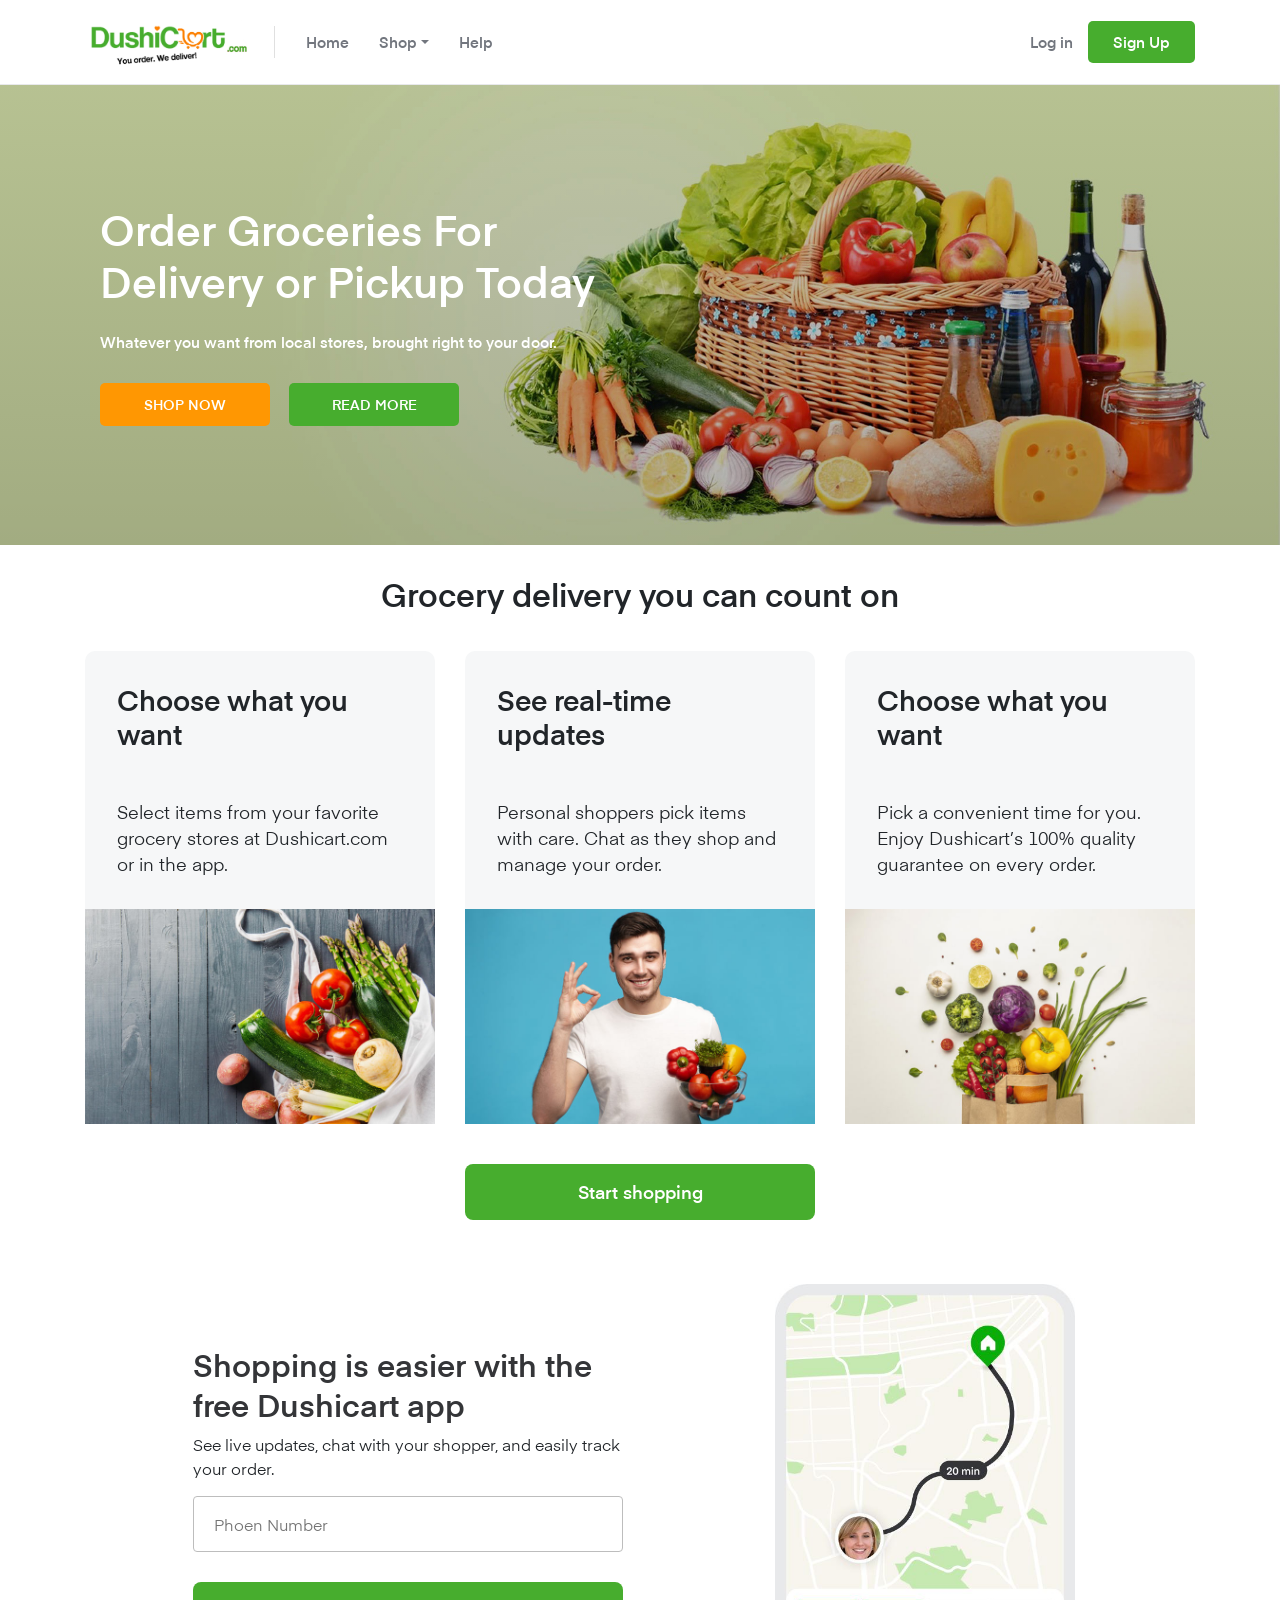
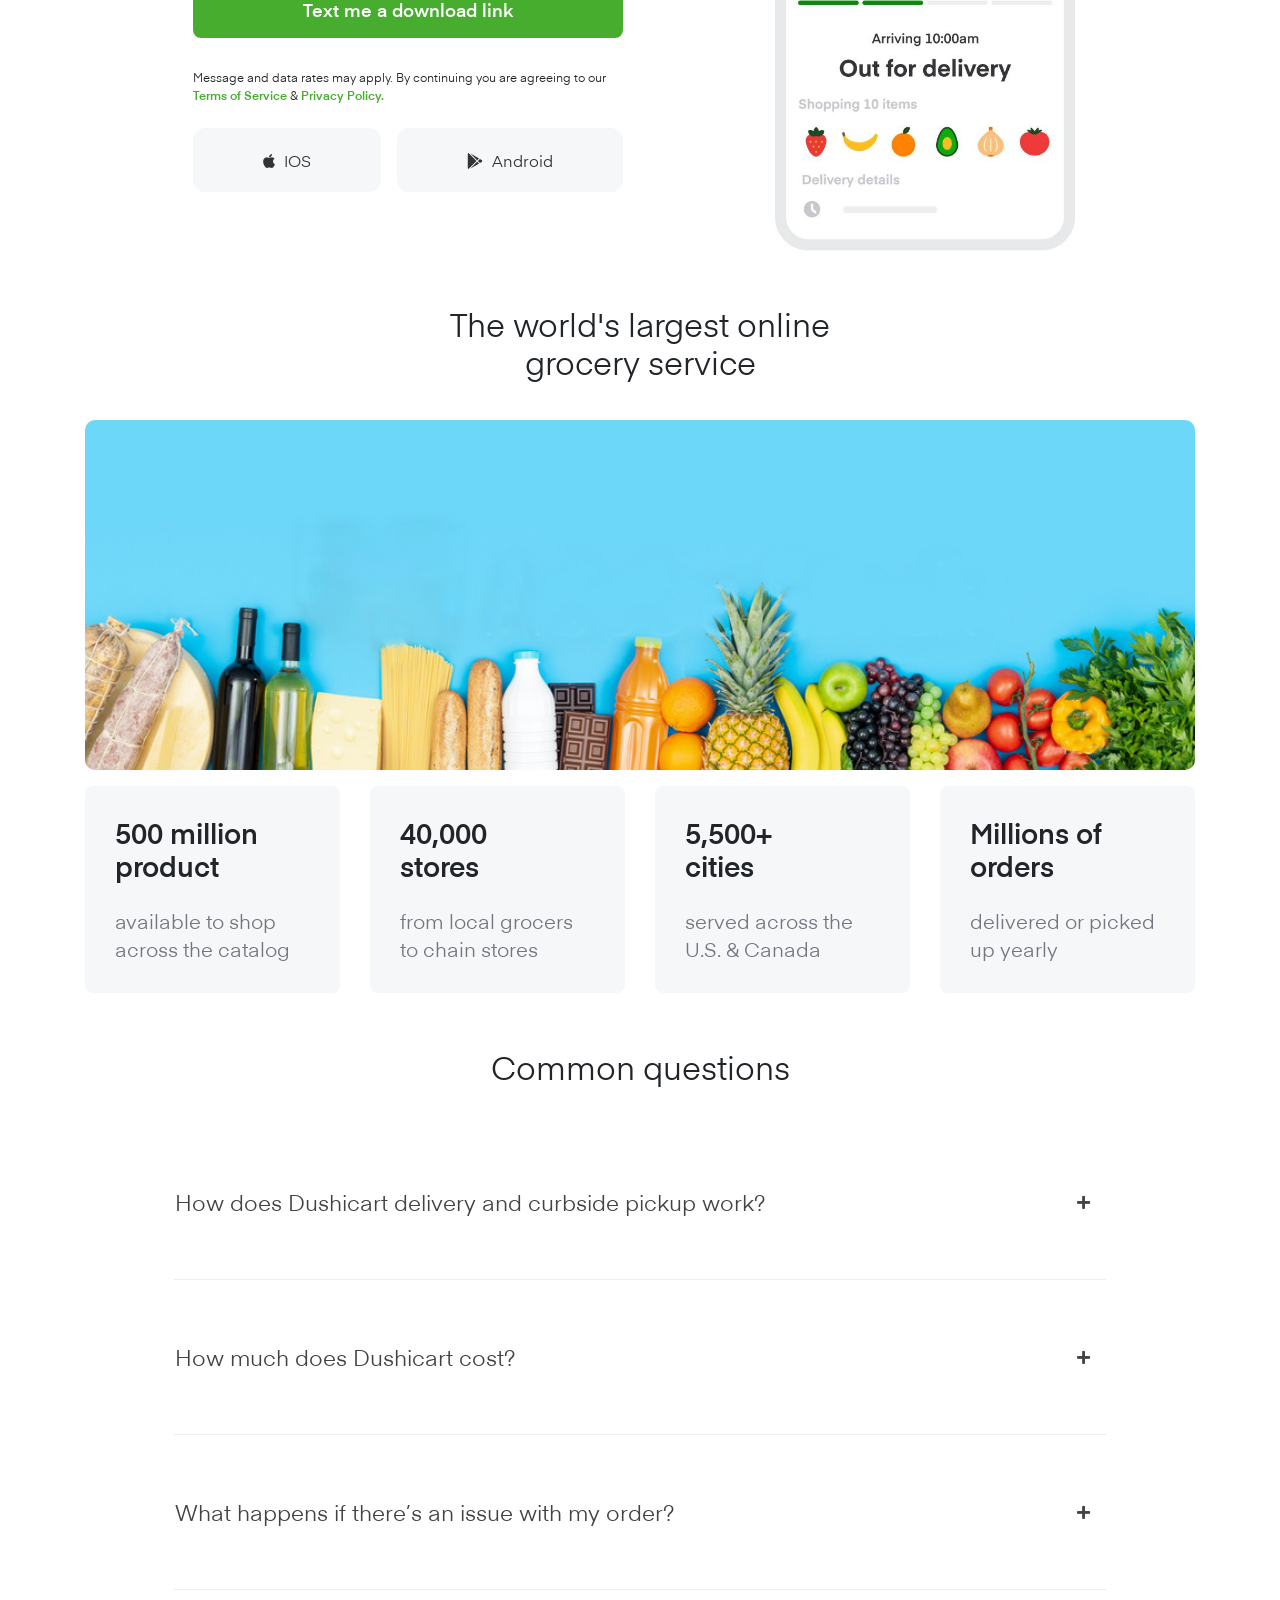
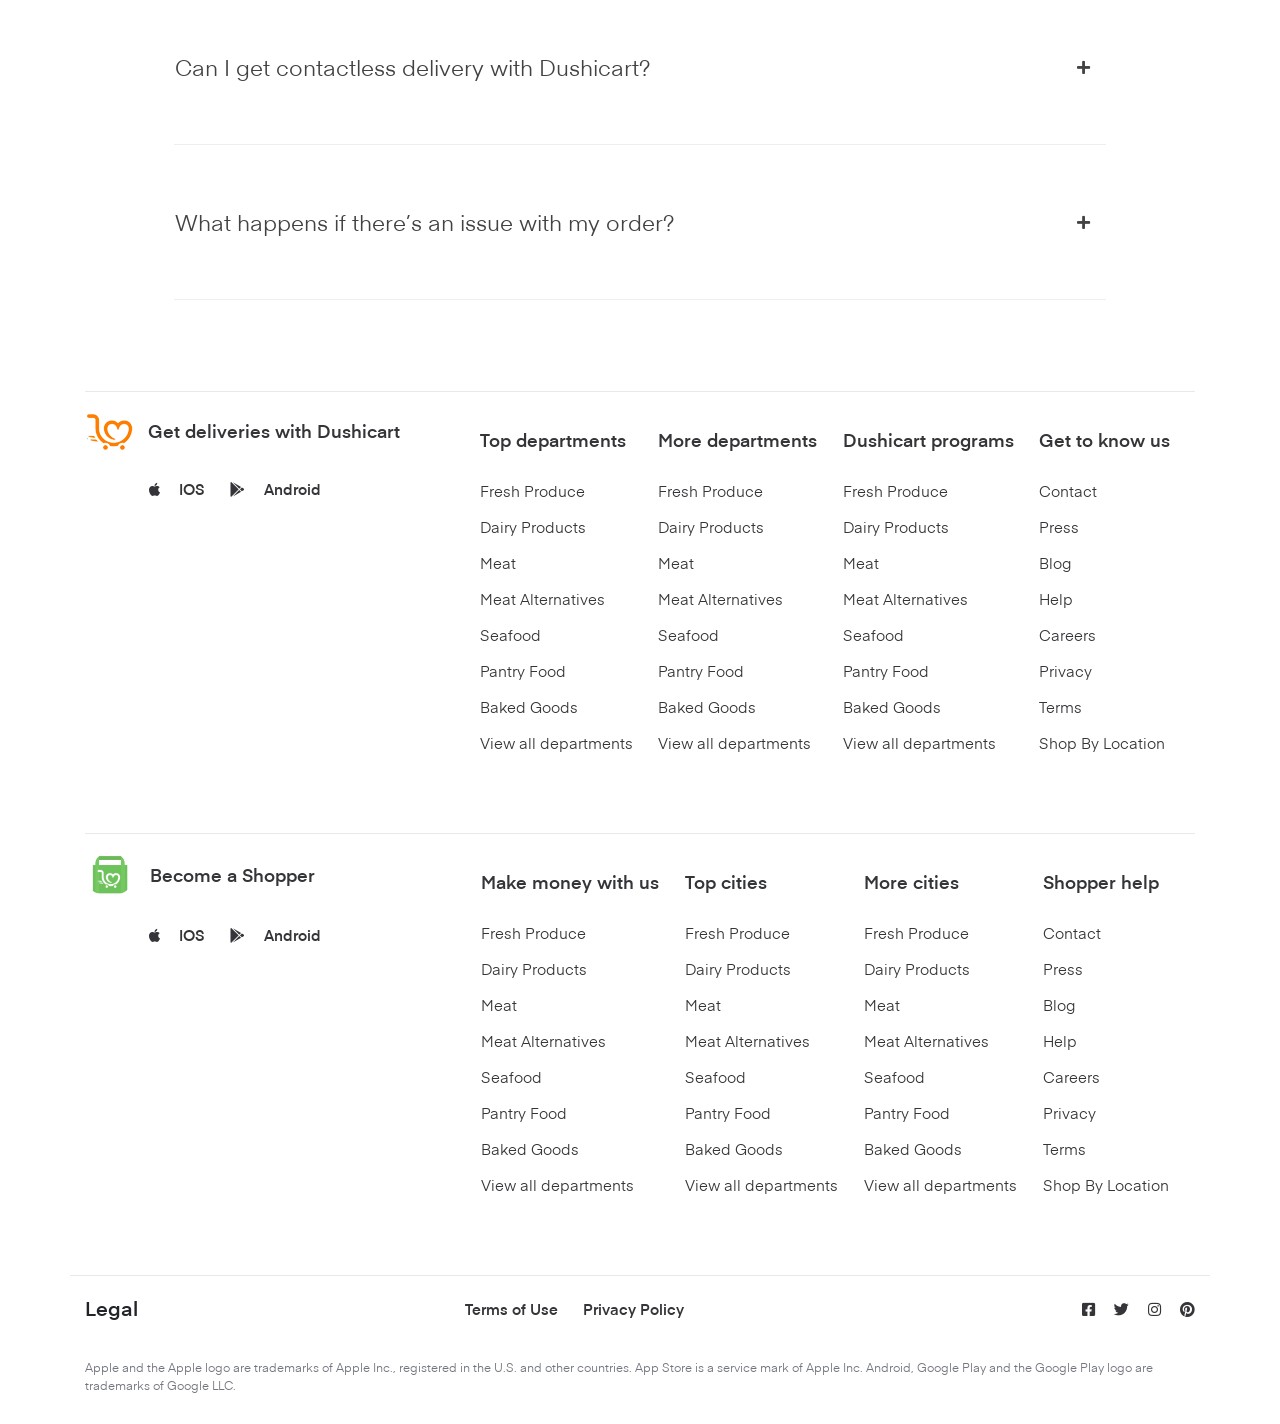
<file: CShop.WebApp/wwwroot/cshop-client/index.html>
<!DOCTYPE html>
<html lang="en">
<head>
  <title>Dushicart</title>
  <meta charset="utf-8">
  <meta name="viewport" content="width=device-width, initial-scale=1">
  <link rel="stylesheet" href="https://maxcdn.bootstrapcdn.com/bootstrap/4.5.2/css/bootstrap.min.css">
  <link rel="stylesheet" type="text/css" href="css/custom-style.css">
  <link href="images/fav-ico.png" rel="icon" type="image/png" />
  <link rel="stylesheet" href="https://maxcdn.bootstrapcdn.com/font-awesome/4.7.0/css/font-awesome.min.css">
  <link rel="stylesheet" href="https://cdnjs.cloudflare.com/ajax/libs/font-awesome/5.11.2/css/all.min.css">
  <link as="font" crossorigin="anonymous" href="fonts/eina-regular-962b94746f466cf38b0dcc93ebf0703e.woff2" rel="preload" type="font/woff2" />
  <link as="font" crossorigin="anonymous" href="fonts/eina-semibold-3c45702adeba381bbd0bc600c987febd.woff2" rel="preload" type="font/woff2" />
  <link as="font" crossorigin="anonymous" href="fonts/eina-bold-df33d802f345a9037eb82e0c80e76547.woff2" rel="preload" type="font/woff2" />

</head>
<body>


  <header class="header-sticky header-main">
    <div class="container">
      <nav class="navbar navbar-expand-lg navbar-light">
        <a class="navbar-brand" href="/"><img src="images/dushicart-logo-N.png" class="img-fluid logo"></a>
        <button class="navbar-toggler" type="button" data-toggle="collapse" data-target="#navbarToggler" aria-controls="navbarToggler" aria-expanded="false" aria-label="Toggle navigation">
          <span class="navbar-toggler-icon"></span>
        </button>

        <div class="collapse navbar-collapse" id="navbarToggler">
          <ul class="navbar-nav mr-auto mt-2 mt-lg-0">
            <li class="nav-item">
              <a class="nav-link" href="javascript:void(0)">Home</a>
            </li>
            <li class="nav-item dropdown has-megamenu">
              <a class="nav-link dropdown-toggle" href="javascript:void(0)" data-toggle="dropdown" aria-expanded="false">Shop</a>
              <div class="dropdown-menu megamenu" role="menu">
                <ul class="mega-drop-bx">
                 <li><a href="#">Food</a></li>
                 <li><a href="#">Pantry</a></li>
                 <li><a href="#">Sea Foods</a></li>                
                 <li><a href="#">Baked Goods</a></li>
                 <li><a href="#">Dairy</a></li>
                 <li><a href="#">Fresh Produce</a></li>
                 <li><a href="#">Deli</a></li>  
                 <li><a href="#">Frozen Foods</a></li>  
                 <li><a href="#">Meat</a></li>            
                 <li><a href="#">Meat Alternative</a></li>
                 <li><a href="#">Beverages</a></li>
                 <li><a href="#">Alcohol</a></li>
                 <li><a href="#">Wine</a></li>
                 <li><a href="#">Liqour</a></li>
                 <li><a href="#">Beer</a></li>
                 <li><a href="#">Coffee</a></li>
                 <li><a href="#">Juice</a></li>
                 <li><a href="#">Soda</a></li>
                 <li><a href="#">Tea</a></li>
                 <li><a href="#">Water</a></li>
                 <li><a href="#">Organic Grocery</a></li>
               </ul>
             </div> <!-- dropdown-mega-menu.// -->
           </li>
           <li class="nav-item">
            <a class="nav-link" href="javascript:void(0)">Help</a>
          </li>
        </ul>

        <ul class="navbar-nav ml-auto">
          <li class="nav-item dropdown">
            <a class="nav-link log-in-btn" href="#" data-toggle="modal" data-target="#loginModal">Log in</a>
          </li>
          <li class="nav-item dropdown">
            <a class="nav-link sing-up-btn" data-toggle="modal" data-target="#signupModal" href="#">Sign Up</a>
          </li>
        </ul>

      </div>
    </nav>
  </div>
</header>
<!-- Header End Here --> 



<div class="slider-section">
  <div class="slide-inner">
    <div class="container h-100">
      <div class="col-sm-7 h-100">

        <div class="slide-content h-100">
          <h3>Order Groceries For <br>Delivery or Pickup Today</h3>
          <p>Whatever you want from local stores, brought right to your door.</p>
          <div class="buttonslide">
            <a href="/product-listing.html" class="btn common-btn">Shop Now</a>
            <a href="" class="btn common-btn read">Read More</a>
          </div>
        </div>
      </div>
    </div>
  </div>
</div>
<!-- slider-section End Here -->

<div class="section-two">
  <div class="container">
    <div class="row">
      <div class="col-sm-12">
        <h2 class="text-center">Grocery delivery you can count on</h2>
      </div>
    </div>
    <div class="row">
      <div class="col-sm-4">
        <div class="col-box-common">          
          <div class="col-txtbox">
            <h3>Choose what you want</h3>
            <p>Select items from your favorite grocery stores at Dushicart.com or in the app.</p>
          </div>
          <img src="images/image-1.jpg" alt="" class="img-fluid">
        </div>
      </div>
      <div class="col-sm-4">
        <div class="col-box-common">          
          <div class="col-txtbox">
            <h3>See real-time updates</h3>
            <p>Personal shoppers pick items with care. Chat as they shop and manage your order.</p>
          </div>
          <img src="images/image-2.jpg" alt="" class="img-fluid">
        </div>
      </div>

      <div class="col-sm-4">
        <div class="col-box-common">          
          <div class="col-txtbox">
            <h3>Choose what you want</h3>
            <p>Pick a convenient time for you. Enjoy Dushicart’s 100% quality guarantee on every order.</p>
          </div>
          <img src="images/image-3.jpg" alt="" class="img-fluid">
        </div>
      </div>

      <div class="col-sm-12">
        <p class="text-center"><a href="javascript:void(0)" class="start-shop-btn">Start shopping</a></p>
      </div>

    </div>
  </div>
</div>
<!-- section two End Here -->


<div class="app-section mt-4">
  <div class="container">
    <div class="row justify-content-center align-items-center">
      <div class="col-sm-6">
       <div class="form-left-section">
        <h3>Shopping is easier with the free Dushicart app</h3>
        <p>See live updates, chat with your shopper, and easily track your order.</p>
        <form class="share-phone-link">
          <div class="form-group">
            <div class="form-check">
             <input type="tel" id="phone" name="phone" placeholder="Phoen Number" pattern="[0-9]{3}-[0-9]{2}-[0-9]{3}">
           </div>
         </div>
         <div class="form-group ">
          <button type="submit" class="btn download-link">Text me a download link</button>
        </div>
      </form>

      <div class="bottom-links">
        <span>Message and data rates may apply. By continuing you are agreeing to our </span><a href="/terms">Terms of Service</a> &amp; <a href="/privacy">Privacy Policy.</a>
      </div>

      <div class="bottom-btns mt-4">
       <a href=""><i class="fab fa-apple"></i> IOS</a><a href=""><i class="fab fa-google-play"></i> Android</a>
     </div>
   </div>
 </div>

 <div class="col-sm-6">
  <img src="images/mob-view.jpg" alt="" class="img-fluid app-img">
</div>

</div>
</div>
</div>
<!-- app section End Here -->


<div class="about-section mt-4">
  <div class="container">
    <div class="row">
      <div class="col-sm-12">
        <h2>The world's largest online<br> grocery service</h2>
        <img src="images/middle-bg-1.jpg" class="img-fluid">
      </div>
    </div>

    <div class="row speciality-boxes mt-3">
      <div class="col-md-3 col-sm-6">
        <div class="speciality-txt-box">
          <h3>500 million product</h3>
          <p>available to shop across the catalog</p>
        </div>
      </div>

      <div class="col-md-3 col-sm-6">
        <div class="speciality-txt-box">
          <h3>40,000<br> stores</h3>
          <p>from local grocers to chain stores</p>
        </div>
      </div>

      <div class="col-md-3 col-sm-6">
        <div class="speciality-txt-box">
          <h3>5,500+ <br>cities</h3>
          <p>served across the U.S. & Canada</p>
        </div>
      </div>

      <div class="col-md-3 col-sm-6">
        <div class="speciality-txt-box">
          <h3>Millions of orders</h3>
          <p>delivered or picked up yearly</p>
        </div>
      </div>

    </div>   
  </div>
</div>
<!-- about section End Here -->


<div class="faq-section mt-4">
  <div class="container">
    <div class="row">
      <div class="col-sm-12">
        <h2>Common questions</h2>
        <div class="faq-accordion" id="faq-accordion">
          <div class="card">
            <div class="card-header" id="faq-accordion-1">
              <h2 class="mb-0">
                <button type="button" class="btn btn-link" data-toggle="collapse" data-target="#collapseOne">How does Dushicart delivery and curbside pickup work?<i class="fa fa-plus"></i></button>                  
              </h2>
            </div>
            <div id="collapseOne" class="collapse" aria-labelledby="headingOne" data-parent="#faq-accordion-1">
              <div class="card-body">
                <p>Lorem Ipsum is simply dummy text of the printing and typesetting industry. Lorem Ipsum has been the industry's standard dummy text ever since the 1500s, when an unknown printer took a galley of type and scrambled it to make a type specimen book.</p>
              </div>
            </div>
          </div>
          <div class="card">
            <div class="card-header" id="faq-accordion-2">
              <h2 class="mb-0">
                <button type="button" class="btn btn-link collapsed" data-toggle="collapse" data-target="#collapseTwo">How much does Dushicart cost?<i class="fa fa-plus"></i></button>
              </h2>
            </div>
            <div id="collapseTwo" class="collapse" aria-labelledby="headingTwo" data-parent="#faq-accordion-2">
              <div class="card-body">
                <p>Lorem Ipsum is simply dummy text of the printing and typesetting industry. Lorem Ipsum has been the industry's standard dummy text ever since the 1500s, when an unknown printer took a galley of type and scrambled it to make a type specimen book.</p>
              </div>
            </div>
          </div>
          <div class="card">
            <div class="card-header" id="faq-accordion-3">
              <h2 class="mb-0">
                <button type="button" class="btn btn-link collapsed" data-toggle="collapse" data-target="#collapseThree"> What happens if there’s an issue with my order? <i class="fa fa-plus"></i></button>                     
              </h2>
            </div>
            <div id="collapseThree" class="collapse" aria-labelledby="headingThree" data-parent="#faq-accordion-3">
              <div class="card-body">
                <p>If something isn’t right, you’ve got options. In the Dushicart app or website, you can report:<br>

                  - Missing items<br>
                  - Incorrect items<br>
                  - Damaged items<br>
                  - Poor replacements<br>
                  - Early/late orders<br>
                If an order never came, or you get someone else’s order, you can reach out to Dushicart Care.</p>
              </div>
            </div>
          </div>

          <div class="card">
            <div class="card-header" id="faq-accordion-4">
              <h2 class="mb-0">
                <button type="button" class="btn btn-link collapsed" data-toggle="collapse" data-target="#collapseFour">Can I get contactless delivery with Dushicart?<i class="fa fa-plus"></i></button>                     
              </h2>
            </div>
            <div id="collapseFour" class="collapse" aria-labelledby="headingThree" data-parent="#faq-accordion-4">
              <div class="card-body">
                <p>Lorem Ipsum is simply dummy text of the printing and typesetting industry. Lorem Ipsum has been the industry's standard dummy text ever since the 1500s, when an unknown printer took a galley of type and scrambled it to make a type specimen book. </p>

                <p>It has survived not only five centuries, but also the leap into electronic typesetting, remaining essentially unchanged. It was popularised in the 1960s with the release of Letraset sheets containing Lorem Ipsum passages, and more recently with desktop publishing software like Aldus PageMaker including versions of Lorem Ipsum.</p>
              </div>
            </div>
          </div>

          <div class="card">
            <div class="card-header" id="faq-accordion-5">
              <h2 class="mb-0">
                <button type="button" class="btn btn-link collapsed" data-toggle="collapse" data-target="#collapseFive">What happens if there’s an issue with my order? <i class="fa fa-plus"></i></button>                     
              </h2>
            </div>
            <div id="collapseFive" class="collapse" aria-labelledby="headingThree" data-parent="#faq-accordion-5">
              <div class="card-body">
                <p>Lorem Ipsum is simply dummy text of the printing and typesetting industry. Lorem Ipsum has been the industry's standard dummy text ever since the 1500s, when an unknown printer took a galley of type and scrambled it to make a type specimen book. </p>

                <p>It has survived not only five centuries, but also the leap into electronic typesetting, remaining essentially unchanged. It was popularised in the 1960s with the release of Letraset sheets containing Lorem Ipsum passages, and more recently with desktop publishing software like Aldus PageMaker including versions of Lorem Ipsum.</p>
              </div>
            </div>
          </div>

        </div>
      </div>
    </div>   
  </div>
</div>
<!-- faq section End Here -->


<footer class="footer-main mt-4">
  <div class="container">
   <div class="row">
     <div class="col-sm-12">    
       <div class="common-footer top-ftr">
         <div class="shopers-left-bx">
          <div class="shopers-left-inner">
           <p class="get-deliver-para"><img src="images/fav-ico.png" class="img-fluid"><strong>Get deliveries with Dushicart</strong></p>
           <ul>
            <li><a href=""><i class="fab fa-apple"></i> IOS</a></li>
            <li><a href=""><i class="fab fa-google-play"></i> Android</a></li>
          </ul>
        </div>
      </div>
      <div class="shopers-right-bx">
       <div class="footer-links-bx">
        <h3>Top departments</h3>
        <button aria-expanded="false" class="mob-tbtn"><h3>Top departments</h3><i class="fas fa-chevron-down"></i></button>
        <div class="links-box">
          <ul>
            <li><a href="">Fresh Produce</a></li>
            <li><a href="">Dairy Products</a></li>
            <li><a href="">Meat</a></li>
            <li><a href="">Meat Alternatives</a></li>
            <li><a href="">Seafood</a></li>
            <li><a href="">Pantry Food</a></li>
            <li><a href="">Baked Goods</a></li>
            <li><a href="">View all departments</a></li>                    
          </ul>
        </div>
      </div>

      <div class="footer-links-bx">
        <h3>More departments</h3>
        <button aria-expanded="false" class="mob-tbtn"><h3>More departments</h3><i class="fas fa-chevron-down"></i></button>
        <div class="links-box">
          <ul>
            <li><a href="">Fresh Produce</a></li>
            <li><a href="">Dairy Products</a></li>
            <li><a href="">Meat</a></li>
            <li><a href="">Meat Alternatives</a></li>
            <li><a href="">Seafood</a></li>
            <li><a href="">Pantry Food</a></li>
            <li><a href="">Baked Goods</a></li>
            <li><a href="">View all departments</a></li>                    
          </ul>
        </div>
      </div>

      <div class="footer-links-bx">
        <h3>Dushicart programs</h3>
        <button aria-expanded="false" class="mob-tbtn"><h3>Dushicart programs</h3><i class="fas fa-chevron-down"></i></button>
        <div class="links-box">
          <ul>
            <li><a href="">Fresh Produce</a></li>
            <li><a href="">Dairy Products</a></li>
            <li><a href="">Meat</a></li>
            <li><a href="">Meat Alternatives</a></li>
            <li><a href="">Seafood</a></li>
            <li><a href="">Pantry Food</a></li>
            <li><a href="">Baked Goods</a></li>
            <li><a href="">View all departments</a></li>                    
          </ul>
        </div>
      </div>

      <div class="footer-links-bx">
        <h3>Get to know us</h3>
        <button aria-expanded="false" class="mob-tbtn"><h3>Get to know us</h3><i class="fas fa-chevron-down"></i></button>
        <div class="links-box">
          <ul>
            <li><a href="">Contact</a></li>
            <li><a href="">Press</a></li>
            <li><a href="">Blog</a></li>
            <li><a href="">Help</a></li>
            <li><a href="">Careers</a></li>
            <li><a href="">Privacy</a></li>
            <li><a href="">Terms</a></li>
            <li><a href="">Shop By Location</a></li>                    
          </ul>
        </div>
      </div>
    </div>
  </div>  

  <div class="common-footer bottom-ftr">
   <div class="shopers-left-bx">
    <div class="shopers-left-inner">
     <p class="get-deliver-para"><img src="images/cart-bag.png" class="img-fluid" width="50px;"><strong>Become a Shopper</strong></p>
     <ul>
      <li><a href=""><i class="fab fa-apple"></i> IOS</a></li>
      <li><a href=""><i class="fab fa-google-play"></i> Android</a></li>
    </ul>
  </div>
</div>
<div class="shopers-right-bx">
 <div class="footer-links-bx">
  <h3>Make money with us</h3>
  <button aria-expanded="false" class="mob-tbtn"><h3>Make money with us</h3><i class="fas fa-chevron-down"></i></button>
  <div class="links-box">
    <ul>
      <li><a href="">Fresh Produce</a></li>
      <li><a href="">Dairy Products</a></li>
      <li><a href="">Meat</a></li>
      <li><a href="">Meat Alternatives</a></li>
      <li><a href="">Seafood</a></li>
      <li><a href="">Pantry Food</a></li>
      <li><a href="">Baked Goods</a></li>
      <li><a href="">View all departments</a></li>                    
    </ul>
  </div>
</div>

<div class="footer-links-bx">
  <h3>Top cities</h3>
  <button aria-expanded="false" class="mob-tbtn"><h3>Top cities</h3><i class="fas fa-chevron-down"></i></button>
  <div class="links-box">
    <ul>
      <li><a href="">Fresh Produce</a></li>
      <li><a href="">Dairy Products</a></li>
      <li><a href="">Meat</a></li>
      <li><a href="">Meat Alternatives</a></li>
      <li><a href="">Seafood</a></li>
      <li><a href="">Pantry Food</a></li>
      <li><a href="">Baked Goods</a></li>
      <li><a href="">View all departments</a></li>                    
    </ul>
  </div>
</div>

<div class="footer-links-bx">
  <h3>More cities</h3>
  <button aria-expanded="false" class="mob-tbtn"><h3>More cities</h3><i class="fas fa-chevron-down"></i></button>
  <div class="links-box">
    <ul>
      <li><a href="">Fresh Produce</a></li>
      <li><a href="">Dairy Products</a></li>
      <li><a href="">Meat</a></li>
      <li><a href="">Meat Alternatives</a></li>
      <li><a href="">Seafood</a></li>
      <li><a href="">Pantry Food</a></li>
      <li><a href="">Baked Goods</a></li>
      <li><a href="">View all departments</a></li>                    
    </ul>
  </div>
</div>

<div class="footer-links-bx">
  <h3>Shopper help</h3>
  <button aria-expanded="false" class="mob-tbtn"><h3>Shopper help</h3><i class="fas fa-chevron-down"></i></button>
  <div class="links-box">
    <ul>
      <li><a href="">Contact</a></li>
      <li><a href="">Press</a></li>
      <li><a href="">Blog</a></li>
      <li><a href="">Help</a></li>
      <li><a href="">Careers</a></li>
      <li><a href="">Privacy</a></li>
      <li><a href="">Terms</a></li>
      <li><a href="">Shop By Location</a></li>                    
    </ul>
  </div>
</div>
</div>
</div>
</div>
</div>

<div class="row legal-info"> 
 <div class="col-sm-4">
   <h5>Legal</h5>
 </div>  
 <div class="col-sm-4">
  <ul>
    <li><a href="">Terms of Use</a></li>
    <li><a href="">Privacy Policy</a></li>
  </ul>
</div> 

<div class="col-sm-4">
  <div class="social">
    <a href="#" class="fab fa-facebook-square"></a>
    <a href="#" class="fab fa-twitter"></a>
    <a href="#" class="fab fa-instagram"></a>
    <a href="#" class="fab fa-pinterest"></a>
  </div>
</div> 

<div class="col-sm-12">
  <p class="btm-para">Apple and the Apple logo are trademarks of Apple Inc., registered in the U.S. and other countries. App Store is a service mark of Apple Inc. Android, Google Play and the Google Play logo are trademarks of Google LLC.</p>
</div>

</div>
</div>
</footer>
<!-- footer section End Here -->


<!-- Login login modal -->
<!-- Modal -->
<div class="modal fade login-signin-modal" id="loginModal" tabindex="-1" role="dialog" aria-labelledby="loginModalLabel" aria-hidden="true">
  <div class="modal-dialog" role="document">
    <div class="modal-content">
      <div class="modal-header">
        <button type="button" class="close" data-dismiss="modal" aria-label="Close">
          <span aria-hidden="true">&times;</span>
        </button>        
      </div>
      <div class="modal-main">
        <div class="modal-body">
         <h5 class="modal-title">Log in</h5>
         <form>
          <div class="form-group">
            <input type="email" class="form-control" id="loginInputEmail" aria-describedby="emailHelp" placeholder="Enter Email">
          </div>
          <div class="form-group">
            <input type="password" class="form-control" id="loginInputPassword" placeholder="Password">
          </div>
          <div class="form-group">
            <p class="reset-pswd">Forgot password? <a href="#">Reset it</a></p>
          </div>
          <button type="submit" class="btn loginbtn">Log in</button>
          <div class="modal-sepration"><div class="sepration-row"><span>or</span></div></div>

          <button class="btn phone"><i class="fas fa-phone-alt"></i>Continue with Phone</button>
          <button class="btn fb"><i class="fab fa-facebook-square"></i>Continue with  Facebook</button>
          <button class="btn google"><i class="fab fa-google"></i>Continue with Google</button>

        </form>
      </div>

      <div class="modal-footer">
        <p class="css-x8m6lp">Don’t have an account?</p>
        <button type="button" class="btn sing-up-link">Sign Up</button>
      </div>
    </div>
  </div>
</div>
</div>


<!-- Sign up login modal -->
<!-- Modal -->
<div class="modal fade login-signin-modal" id="signupModal" tabindex="-1" role="dialog" aria-labelledby="signupModalLabel" aria-hidden="true">
  <div class="modal-dialog" role="document">
    <div class="modal-content">
      <div class="modal-header">
        <button type="button" class="close" data-dismiss="modal" aria-label="Close">
          <span aria-hidden="true">&times;</span>
        </button>        
      </div>
      <div class="modal-main">
        <div class="modal-body">
         <h5 class="modal-title">Sign Up</h5>
         <form>
          <div class="form-group">
            <input type="email" class="form-control" id="signupInputEmail" aria-describedby="emailHelp" placeholder="Enter Email">
          </div>
          <div class="form-group">
            <p class="legal-info-md">By continuing, you agree to our <a href="#">Terms of Service </a> & <a href="#">Privacy Policy</a></p>
          </div>
          <button type="submit" class="btn loginbtn">Countinue</button>
          <div class="modal-sepration"><div class="sepration-row"><span>or</span></div></div>

          <button class="btn phone"><i class="fas fa-phone-alt"></i>Continue with Phone</button>
          <button class="btn fb"><i class="fab fa-facebook-square"></i>Continue with  Facebook</button>
          <button class="btn google"><i class="fab fa-google"></i>Continue with Google</button>

        </form>
      </div>

      <div class="modal-footer">
        <p class="css-x8m6lp">Already have an account?</p>
        <button type="button" class="btn sing-up-link">Log in</button>
      </div>
    </div>
  </div>
</div>
</div>


<!-- js start Here -->

<script src="https://ajax.googleapis.com/ajax/libs/jquery/3.5.1/jquery.min.js"></script>
<script src="https://cdnjs.cloudflare.com/ajax/libs/popper.js/1.16.0/umd/popper.min.js"></script>
<script src="https://maxcdn.bootstrapcdn.com/bootstrap/4.5.2/js/bootstrap.min.js"></script>


<script type="text/javascript">
  $(document).ready(function(){
    $(".mob-tbtn").click(function(){
      $(this).next().toggle(300);
      $(this).toggleClass("active");
    });
  });
</script>

<script>
  $(document).ready(function(){
        // Add minus icon for collapse element which is open by default
        $(".collapse.show").each(function(){
          $(this).prev(".card-header").find(".fa").addClass("fa-minus").removeClass("fa-plus");
        });
        
        // Toggle plus minus icon on show hide of collapse element
        $(".collapse").on('show.bs.collapse', function(){
          $(this).prev(".card-header").find(".fa").removeClass("fa-plus").addClass("fa-minus");
        }).on('hide.bs.collapse', function(){
          $(this).prev(".card-header").find(".fa").removeClass("fa-minus").addClass("fa-plus");
        });
      });
    </script>

  </body>
  </html>
</file>
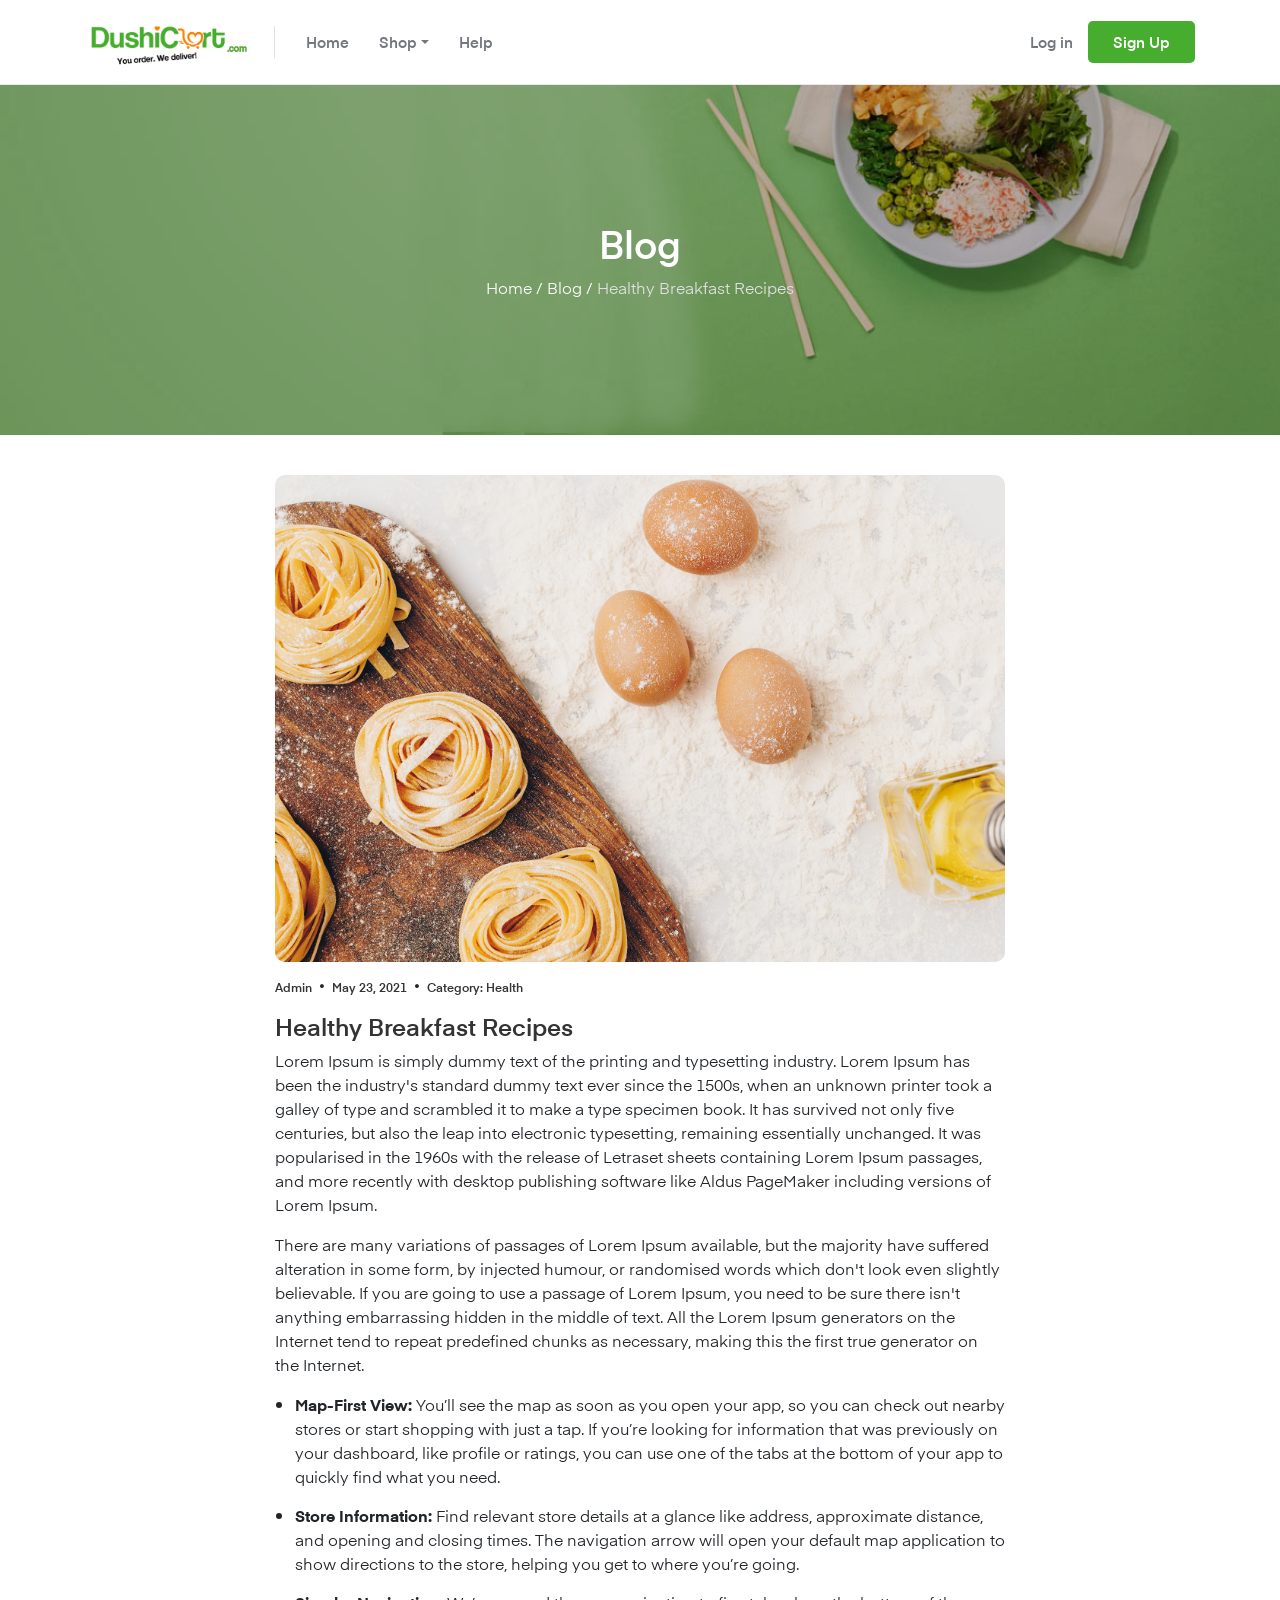
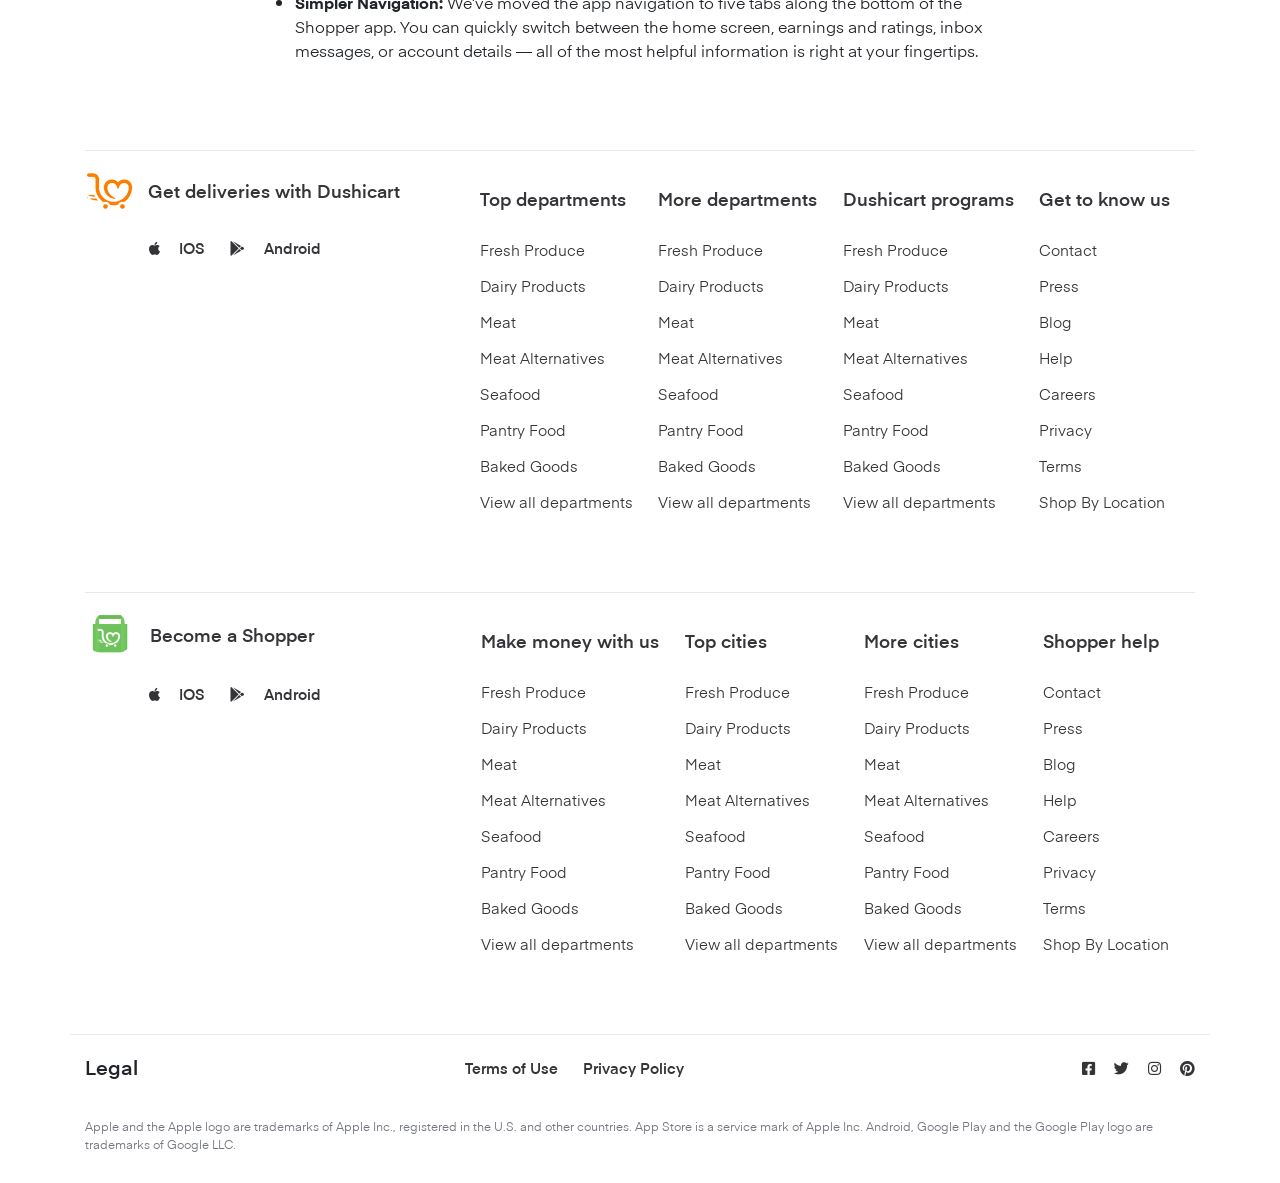
<file: CShop.WebApp/wwwroot/cshop-client/blog-detail.html>
<!DOCTYPE html>
<html lang="en">
<head>
  <title>Dushicart</title>
  <meta charset="utf-8">
  <meta name="viewport" content="width=device-width, initial-scale=1">
  <link rel="stylesheet" href="https://maxcdn.bootstrapcdn.com/bootstrap/4.5.2/css/bootstrap.min.css">
  <link rel="stylesheet" type="text/css" href="css/custom-style.css">
  <link href="images/fav-ico.png" rel="icon" type="image/png" />
  <link rel="stylesheet" href="https://maxcdn.bootstrapcdn.com/font-awesome/4.7.0/css/font-awesome.min.css">
  <link rel="stylesheet" href="https://cdnjs.cloudflare.com/ajax/libs/font-awesome/5.11.2/css/all.min.css">
  <link as="font" crossorigin="anonymous" href="fonts/eina-regular-962b94746f466cf38b0dcc93ebf0703e.woff2" rel="preload" type="font/woff2" />
  <link as="font" crossorigin="anonymous" href="fonts/eina-semibold-3c45702adeba381bbd0bc600c987febd.woff2" rel="preload" type="font/woff2" />
  <link as="font" crossorigin="anonymous" href="fonts/eina-bold-df33d802f345a9037eb82e0c80e76547.woff2" rel="preload" type="font/woff2" />

</head>
<body>

  <header class="header-sticky header-main">
    <div class="container">
      <nav class="navbar navbar-expand-lg navbar-light">
        <a class="navbar-brand" href="/"><img src="images/dushicart-logo-N.png" class="img-fluid logo"></a>
        <button class="navbar-toggler" type="button" data-toggle="collapse" data-target="#navbarToggler" aria-controls="navbarToggler" aria-expanded="false" aria-label="Toggle navigation">
          <span class="navbar-toggler-icon"></span>
        </button>

        <div class="collapse navbar-collapse" id="navbarToggler">
          <ul class="navbar-nav mr-auto mt-2 mt-lg-0">
            <li class="nav-item">
              <a class="nav-link" href="javascript:void(0)">Home</a>
            </li>
            <li class="nav-item dropdown has-megamenu">
              <a class="nav-link dropdown-toggle" href="javascript:void(0)" data-toggle="dropdown" aria-expanded="false">Shop</a>
              <div class="dropdown-menu megamenu" role="menu">
                <ul class="mega-drop-bx">
                 <li><a href="#">Food</a></li>
                 <li><a href="#">Pantry</a></li>
                 <li><a href="#">Sea Foods</a></li>                
                 <li><a href="#">Baked Goods</a></li>
                 <li><a href="#">Dairy</a></li>
                 <li><a href="#">Fresh Produce</a></li>
                 <li><a href="#">Deli</a></li>  
                 <li><a href="#">Frozen Foods</a></li>  
                 <li><a href="#">Meat</a></li>            
                 <li><a href="#">Meat Alternative</a></li>
                 <li><a href="#">Beverages</a></li>
                 <li><a href="#">Alcohol</a></li>
                 <li><a href="#">Wine</a></li>
                 <li><a href="#">Liqour</a></li>
                 <li><a href="#">Beer</a></li>
                 <li><a href="#">Coffee</a></li>
                 <li><a href="#">Juice</a></li>
                 <li><a href="#">Soda</a></li>
                 <li><a href="#">Tea</a></li>
                 <li><a href="#">Water</a></li>
                 <li><a href="#">Organic Grocery</a></li>
               </ul>
             </div> <!-- dropdown-mega-menu.// -->
           </li>
           <li class="nav-item">
            <a class="nav-link" href="javascript:void(0)">Help</a>
          </li>
        </ul>

        <ul class="navbar-nav ml-auto">
          <li class="nav-item dropdown">
            <a class="nav-link log-in-btn" href="#" data-toggle="modal" data-target="#loginModal">Log in</a>
          </li>
          <li class="nav-item dropdown">
            <a class="nav-link sing-up-btn" data-toggle="modal" data-target="#signupModal" href="#">Sign Up</a>
          </li>
        </ul>

      </div>
    </nav>
  </div>
</header>
<!-- Header End Here --> 


<div class="breadcrumb-main">
  <div class="breadcrumb-inner">
    <img src="images/slide-1.jpg" class="img-fluid">
  </div> 
  <div class="common-breadcrumb">
    <h2>Blog</h2>  
    <span class="ssc-breadcrumb"><a href="#">Home</a></span><span class="divider"> / </span><a href="#">Blog</a><span class="divider"> / </span><span class="ssc-breadcrumb">Healthy Breakfast Recipes</span>
  </div>
</div><!-- breadcrumb End Here --> 


<div id="main-content" class="blog-detail-main mb-5">
  <div class="container">
    <div class="row">
      <div class="col-md-8 offset-md-2">
        <img src="images/blog-d1.jpg" class="img-fluid post-img">
        <div class="post-meta mt-3 mb-3">
          <a href="#">Admin</a><i class="fas fa-circle"></i>
          <a href="#">May 23, 2021</a><i class="fas fa-circle"></i>
          <a href="#">Category: Health</a>
        </div>
        <div class="post-content-bx mt-3 mb-3">
        <a href="#" class="post-title"><h4>Healthy Breakfast Recipes</h4></a>          
        <p>
          Lorem Ipsum is simply dummy text of the printing and typesetting industry. Lorem Ipsum has been the industry's standard dummy text ever since the 1500s, when an unknown printer took a galley of type and scrambled it to make a type specimen book. It has survived not only five centuries, but also the leap into electronic typesetting, remaining essentially unchanged. It was popularised in the 1960s with the release of Letraset sheets containing Lorem Ipsum passages, and more recently with desktop publishing software like Aldus PageMaker including versions of Lorem Ipsum.
        </p>

        <p>There are many variations of passages of Lorem Ipsum available, but the majority have suffered alteration in some form, by injected humour, or randomised words which don't look even slightly believable. If you are going to use a passage of Lorem Ipsum, you need to be sure there isn't anything embarrassing hidden in the middle of text. All the Lorem Ipsum generators on the Internet tend to repeat predefined chunks as necessary, making this the first true generator on the Internet.</p>

        <ul>
          <li><b>Map-First View: </b><span style="font-weight: 400">You’ll see the map as soon as you open your app, so you can check out nearby stores or start shopping with just a tap. If you’re looking for information that was previously on your dashboard, like profile or ratings, you can use one of the tabs at the bottom of your app to quickly find what you need.</span></li>
          <li><b>Store Information: </b>Find relevant store details at a glance like address, approximate distance, and opening and closing times. The navigation arrow will open your default map application to show directions to the store, helping you get to where you’re going.</li>
          <li><b>Simpler Navigation: </b>We’ve moved the app navigation to five tabs along the bottom of the Shopper app. You can quickly switch between the home screen, earnings and ratings, inbox messages, or account details — all of the most helpful information is right at your fingertips.</li>
        </ul>
      </div>
      </div>
    </div>
  </div>
</div><!-- blog detail sec End Here --> 


<footer class="footer-main mt-4">
  <div class="container">
   <div class="row">
     <div class="col-sm-12">    
       <div class="common-footer top-ftr">
         <div class="shopers-left-bx">
          <div class="shopers-left-inner">
           <p class="get-deliver-para"><img src="images/fav-ico.png" class="img-fluid"><strong>Get deliveries with Dushicart</strong></p>
           <ul>
            <li><a href=""><i class="fab fa-apple"></i> IOS</a></li>
            <li><a href=""><i class="fab fa-google-play"></i> Android</a></li>
          </ul>
        </div>
      </div>
      <div class="shopers-right-bx">
       <div class="footer-links-bx">
        <h3>Top departments</h3>
        <button aria-expanded="false" class="mob-tbtn"><h3>Top departments</h3><i class="fas fa-chevron-down"></i></button>
        <div class="links-box">
          <ul>
            <li><a href="">Fresh Produce</a></li>
            <li><a href="">Dairy Products</a></li>
            <li><a href="">Meat</a></li>
            <li><a href="">Meat Alternatives</a></li>
            <li><a href="">Seafood</a></li>
            <li><a href="">Pantry Food</a></li>
            <li><a href="">Baked Goods</a></li>
            <li><a href="">View all departments</a></li>                    
          </ul>
        </div>
      </div>

      <div class="footer-links-bx">
        <h3>More departments</h3>
        <button aria-expanded="false" class="mob-tbtn"><h3>More departments</h3><i class="fas fa-chevron-down"></i></button>
        <div class="links-box">
          <ul>
            <li><a href="">Fresh Produce</a></li>
            <li><a href="">Dairy Products</a></li>
            <li><a href="">Meat</a></li>
            <li><a href="">Meat Alternatives</a></li>
            <li><a href="">Seafood</a></li>
            <li><a href="">Pantry Food</a></li>
            <li><a href="">Baked Goods</a></li>
            <li><a href="">View all departments</a></li>                    
          </ul>
        </div>
      </div>

      <div class="footer-links-bx">
        <h3>Dushicart programs</h3>
        <button aria-expanded="false" class="mob-tbtn"><h3>Dushicart programs</h3><i class="fas fa-chevron-down"></i></button>
        <div class="links-box">
          <ul>
            <li><a href="">Fresh Produce</a></li>
            <li><a href="">Dairy Products</a></li>
            <li><a href="">Meat</a></li>
            <li><a href="">Meat Alternatives</a></li>
            <li><a href="">Seafood</a></li>
            <li><a href="">Pantry Food</a></li>
            <li><a href="">Baked Goods</a></li>
            <li><a href="">View all departments</a></li>                    
          </ul>
        </div>
      </div>

      <div class="footer-links-bx">
        <h3>Get to know us</h3>
        <button aria-expanded="false" class="mob-tbtn"><h3>Get to know us</h3><i class="fas fa-chevron-down"></i></button>
        <div class="links-box">
          <ul>
            <li><a href="">Contact</a></li>
            <li><a href="">Press</a></li>
            <li><a href="">Blog</a></li>
            <li><a href="">Help</a></li>
            <li><a href="">Careers</a></li>
            <li><a href="">Privacy</a></li>
            <li><a href="">Terms</a></li>
            <li><a href="">Shop By Location</a></li>                    
          </ul>
        </div>
      </div>
    </div>
  </div>  

  <div class="common-footer bottom-ftr">
   <div class="shopers-left-bx">
    <div class="shopers-left-inner">
     <p class="get-deliver-para"><img src="images/cart-bag.png" class="img-fluid" width="50px;"><strong>Become a Shopper</strong></p>
     <ul>
      <li><a href=""><i class="fab fa-apple"></i> IOS</a></li>
      <li><a href=""><i class="fab fa-google-play"></i> Android</a></li>
    </ul>
  </div>
</div>
<div class="shopers-right-bx">
 <div class="footer-links-bx">
  <h3>Make money with us</h3>
  <button aria-expanded="false" class="mob-tbtn"><h3>Make money with us</h3><i class="fas fa-chevron-down"></i></button>
  <div class="links-box">
    <ul>
      <li><a href="">Fresh Produce</a></li>
      <li><a href="">Dairy Products</a></li>
      <li><a href="">Meat</a></li>
      <li><a href="">Meat Alternatives</a></li>
      <li><a href="">Seafood</a></li>
      <li><a href="">Pantry Food</a></li>
      <li><a href="">Baked Goods</a></li>
      <li><a href="">View all departments</a></li>                    
    </ul>
  </div>
</div>

<div class="footer-links-bx">
  <h3>Top cities</h3>
  <button aria-expanded="false" class="mob-tbtn"><h3>Top cities</h3><i class="fas fa-chevron-down"></i></button>
  <div class="links-box">
    <ul>
      <li><a href="">Fresh Produce</a></li>
      <li><a href="">Dairy Products</a></li>
      <li><a href="">Meat</a></li>
      <li><a href="">Meat Alternatives</a></li>
      <li><a href="">Seafood</a></li>
      <li><a href="">Pantry Food</a></li>
      <li><a href="">Baked Goods</a></li>
      <li><a href="">View all departments</a></li>                    
    </ul>
  </div>
</div>

<div class="footer-links-bx">
  <h3>More cities</h3>
  <button aria-expanded="false" class="mob-tbtn"><h3>More cities</h3><i class="fas fa-chevron-down"></i></button>
  <div class="links-box">
    <ul>
      <li><a href="">Fresh Produce</a></li>
      <li><a href="">Dairy Products</a></li>
      <li><a href="">Meat</a></li>
      <li><a href="">Meat Alternatives</a></li>
      <li><a href="">Seafood</a></li>
      <li><a href="">Pantry Food</a></li>
      <li><a href="">Baked Goods</a></li>
      <li><a href="">View all departments</a></li>                    
    </ul>
  </div>
</div>

<div class="footer-links-bx">
  <h3>Shopper help</h3>
  <button aria-expanded="false" class="mob-tbtn"><h3>Shopper help</h3><i class="fas fa-chevron-down"></i></button>
  <div class="links-box">
    <ul>
      <li><a href="">Contact</a></li>
      <li><a href="">Press</a></li>
      <li><a href="">Blog</a></li>
      <li><a href="">Help</a></li>
      <li><a href="">Careers</a></li>
      <li><a href="">Privacy</a></li>
      <li><a href="">Terms</a></li>
      <li><a href="">Shop By Location</a></li>                    
    </ul>
  </div>
</div>
</div>
</div>
</div>
</div>

<div class="row legal-info"> 
 <div class="col-sm-4">
   <h5>Legal</h5>
 </div>  
 <div class="col-sm-4">
  <ul>
    <li><a href="">Terms of Use</a></li>
    <li><a href="">Privacy Policy</a></li>
  </ul>
</div> 

<div class="col-sm-4">
  <div class="social">
    <a href="#" class="fab fa-facebook-square"></a>
    <a href="#" class="fab fa-twitter"></a>
    <a href="#" class="fab fa-instagram"></a>
    <a href="#" class="fab fa-pinterest"></a>
  </div>
</div> 

<div class="col-sm-12">
  <p class="btm-para">Apple and the Apple logo are trademarks of Apple Inc., registered in the U.S. and other countries. App Store is a service mark of Apple Inc. Android, Google Play and the Google Play logo are trademarks of Google LLC.</p>
</div>

</div>
</div>
</footer>
<!-- footer section End Here -->

<!-- Login login modal -->
<!-- Modal -->
<div class="modal fade login-signin-modal" id="loginModal" tabindex="-1" role="dialog" aria-labelledby="loginModalLabel" aria-hidden="true">
  <div class="modal-dialog" role="document">
    <div class="modal-content">
      <div class="modal-header">
        <button type="button" class="close" data-dismiss="modal" aria-label="Close">
          <span aria-hidden="true">&times;</span>
        </button>        
      </div>
      <div class="modal-main">
        <div class="modal-body">
         <h5 class="modal-title">Log in</h5>
         <form>
          <div class="form-group">
            <input type="email" class="form-control" id="loginInputEmail" aria-describedby="emailHelp" placeholder="Enter Email">
          </div>
          <div class="form-group">
            <input type="password" class="form-control" id="loginInputPassword" placeholder="Password">
          </div>
          <div class="form-group">
            <p class="reset-pswd">Forgot password? <a href="#">Reset it</a></p>
          </div>
          <button type="submit" class="btn loginbtn">Log in</button>
          <div class="modal-sepration"><div class="sepration-row"><span>or</span></div></div>

          <button class="btn phone"><i class="fas fa-phone-alt"></i>Continue with Phone</button>
          <button class="btn fb"><i class="fab fa-facebook-square"></i>Continue with  Facebook</button>
          <button class="btn google"><i class="fab fa-google"></i>Continue with Google</button>

        </form>
      </div>

      <div class="modal-footer">
        <p class="css-x8m6lp">Don’t have an account?</p>
        <button type="button" class="btn sing-up-link">Sign Up</button>
      </div>
    </div>
  </div>
</div>
</div>


<!-- Sign up login modal -->
<!-- Modal -->
<div class="modal fade login-signin-modal" id="signupModal" tabindex="-1" role="dialog" aria-labelledby="signupModalLabel" aria-hidden="true">
  <div class="modal-dialog" role="document">
    <div class="modal-content">
      <div class="modal-header">
        <button type="button" class="close" data-dismiss="modal" aria-label="Close">
          <span aria-hidden="true">&times;</span>
        </button>        
      </div>
      <div class="modal-main">
        <div class="modal-body">
         <h5 class="modal-title">Sign Up</h5>
         <form>
          <div class="form-group">
            <input type="email" class="form-control" id="signupInputEmail" aria-describedby="emailHelp" placeholder="Enter Email">
          </div>
          <div class="form-group">
            <p class="legal-info-md">By continuing, you agree to our <a href="#">Terms of Service </a> & <a href="#">Privacy Policy</a></p>
          </div>
          <button type="submit" class="btn loginbtn">Countinue</button>
          <div class="modal-sepration"><div class="sepration-row"><span>or</span></div></div>

          <button class="btn phone"><i class="fas fa-phone-alt"></i>Continue with Phone</button>
          <button class="btn fb"><i class="fab fa-facebook-square"></i>Continue with  Facebook</button>
          <button class="btn google"><i class="fab fa-google"></i>Continue with Google</button>

        </form>
      </div>

      <div class="modal-footer">
        <p class="css-x8m6lp">Already have an account?</p>
        <button type="button" class="btn sing-up-link">Log in</button>
      </div>
    </div>
  </div>
</div>
</div>


<!-- js start Here -->

<script src="https://ajax.googleapis.com/ajax/libs/jquery/3.5.1/jquery.min.js"></script>
<script src="https://cdnjs.cloudflare.com/ajax/libs/popper.js/1.16.0/umd/popper.min.js"></script>
<script src="https://maxcdn.bootstrapcdn.com/bootstrap/4.5.2/js/bootstrap.min.js"></script>


<script type="text/javascript">
  $(document).ready(function(){
    $(".mob-tbtn").click(function(){
      $(this).next().toggle(300);
      $(this).toggleClass("active");
    });
  });
</script>



</body>
</html>
</file>
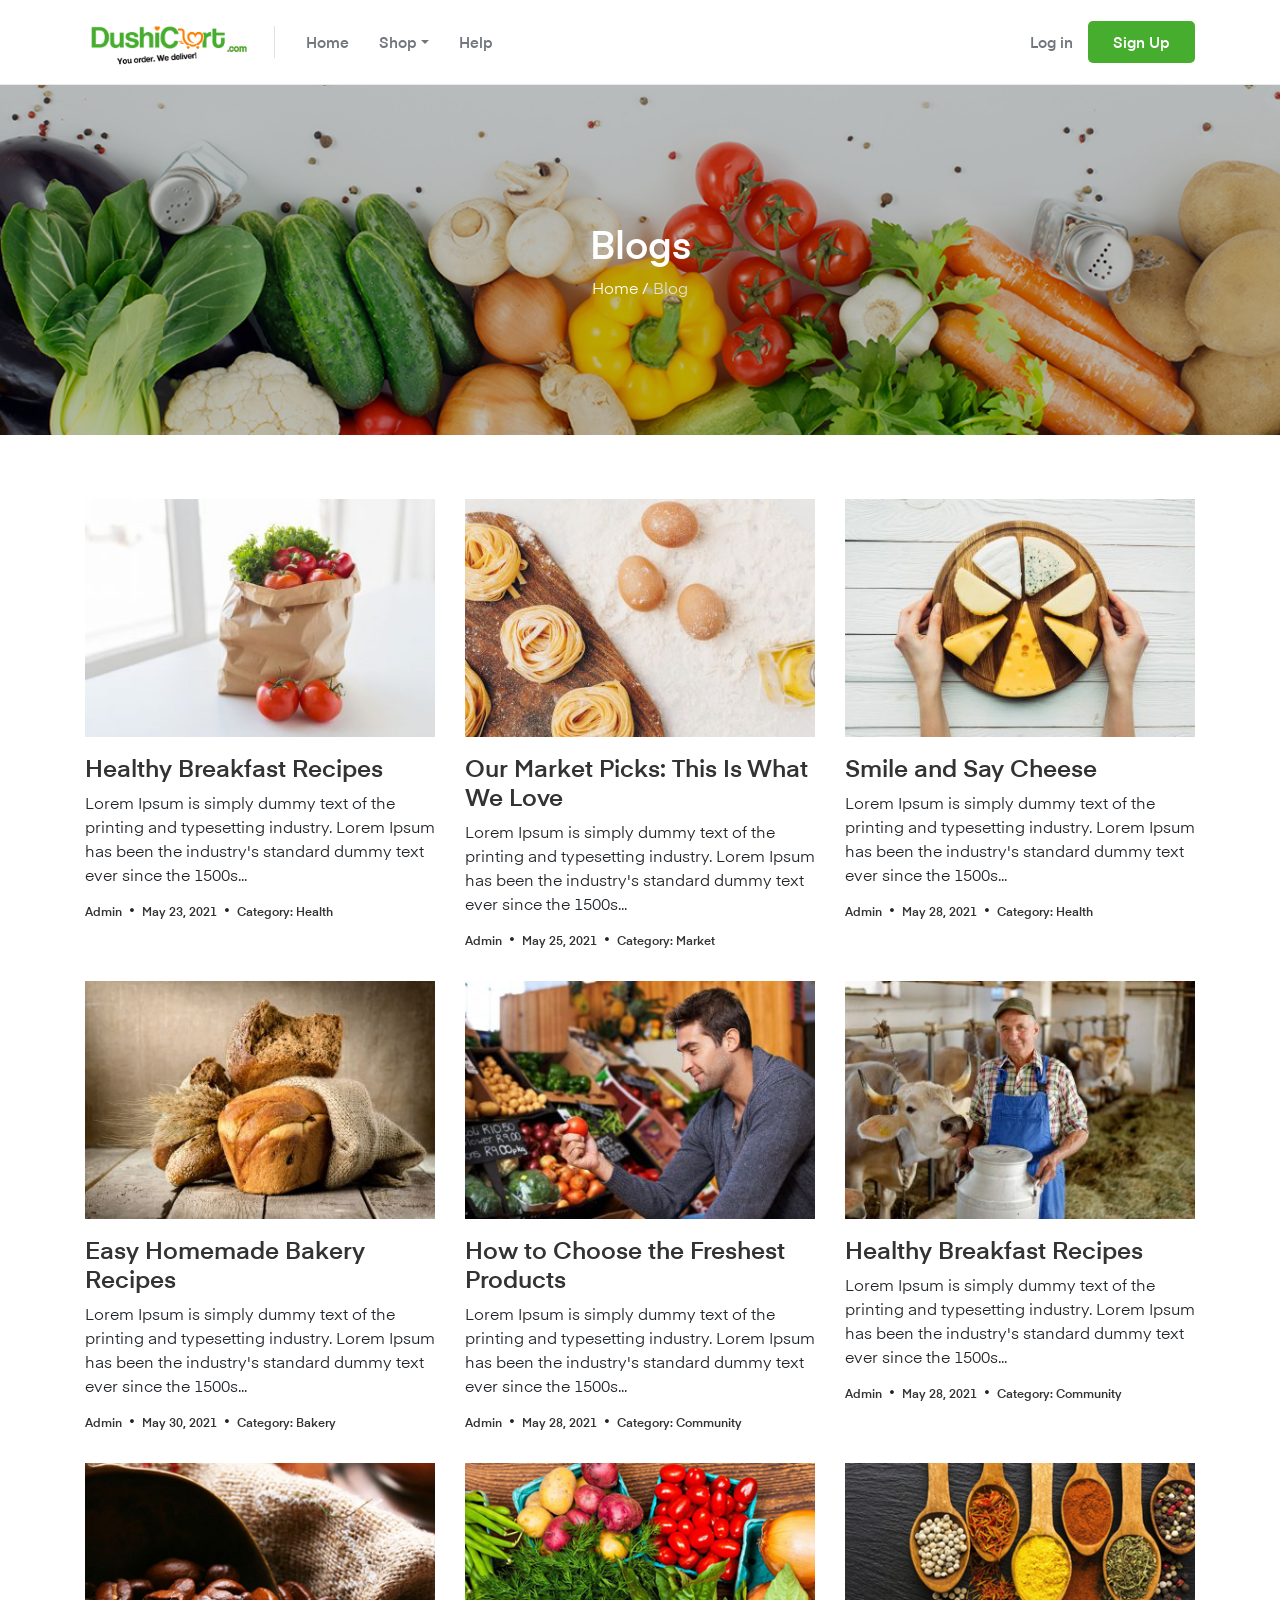
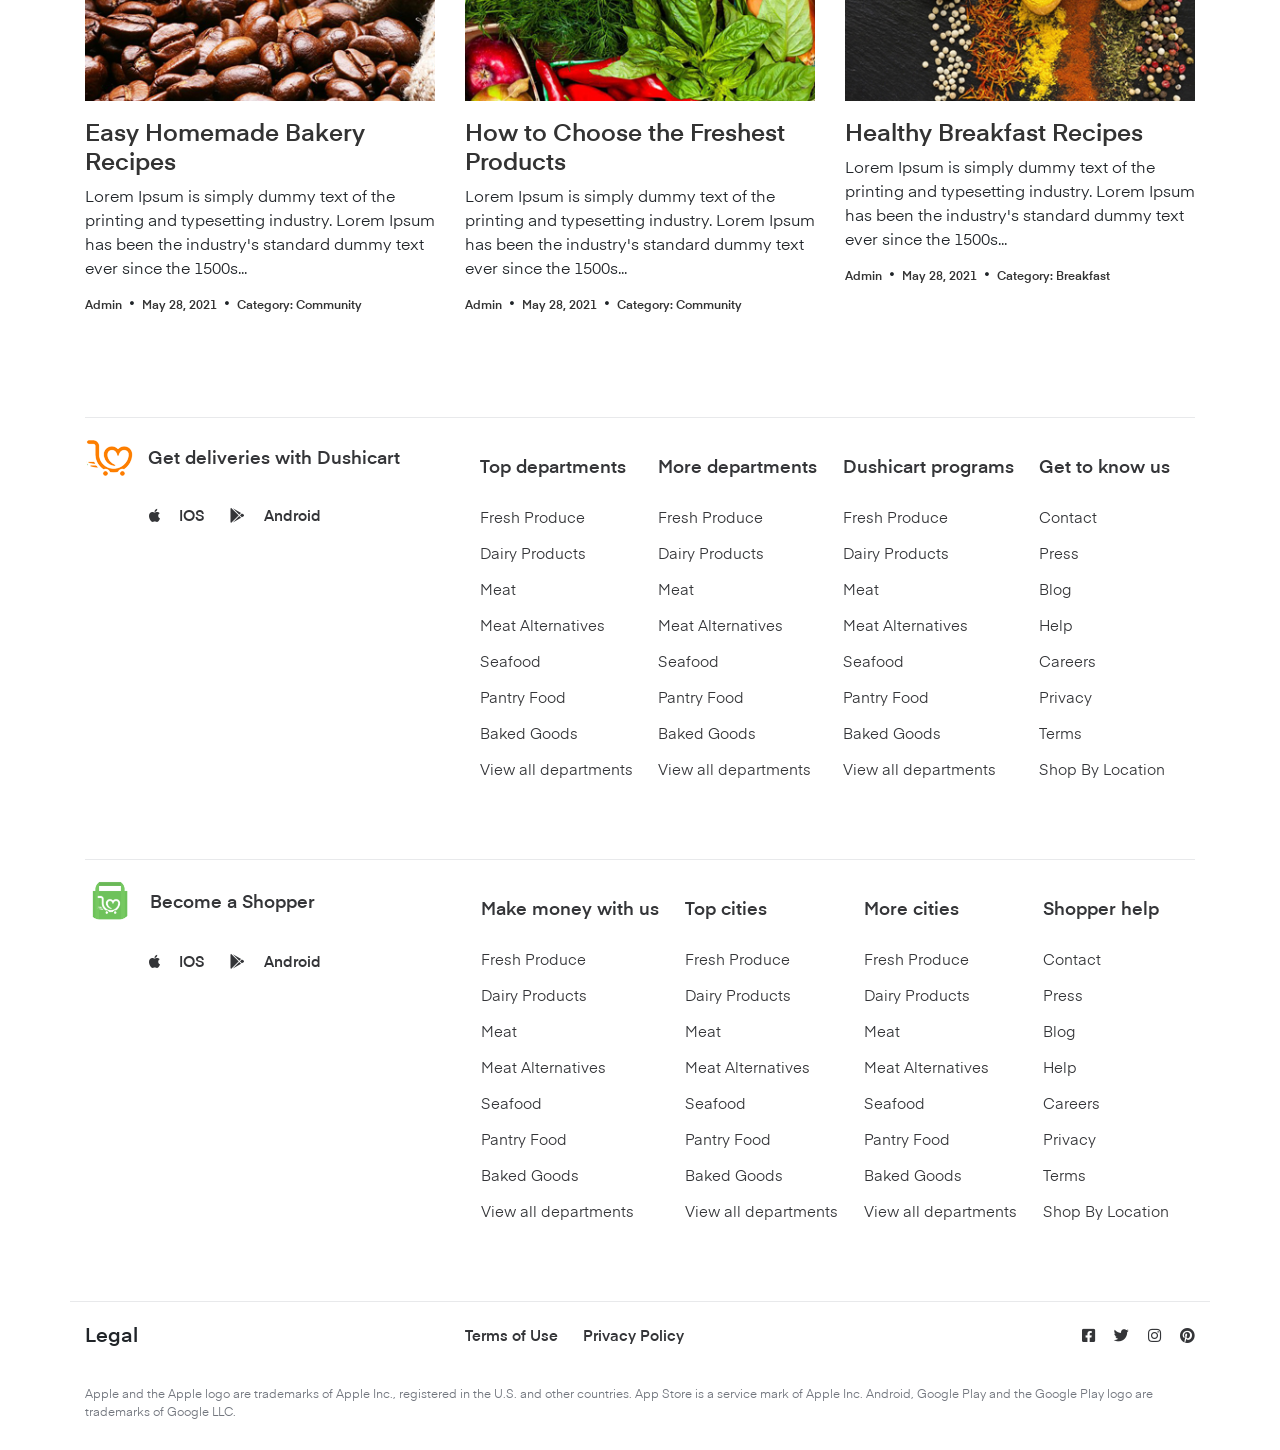
<file: CShop.WebApp/wwwroot/cshop-client/blog.html>
<!DOCTYPE html>
<html lang="en">
<head>
  <title>Dushicart</title>
  <meta charset="utf-8">
  <meta name="viewport" content="width=device-width, initial-scale=1">
  <link rel="stylesheet" href="https://maxcdn.bootstrapcdn.com/bootstrap/4.5.2/css/bootstrap.min.css">
  <link rel="stylesheet" type="text/css" href="css/custom-style.css">
  <link href="images/fav-ico.png" rel="icon" type="image/png" />
  <link rel="stylesheet" href="https://maxcdn.bootstrapcdn.com/font-awesome/4.7.0/css/font-awesome.min.css">
  <link rel="stylesheet" href="https://cdnjs.cloudflare.com/ajax/libs/font-awesome/5.11.2/css/all.min.css">
  <link as="font" crossorigin="anonymous" href="fonts/eina-regular-962b94746f466cf38b0dcc93ebf0703e.woff2" rel="preload" type="font/woff2" />
  <link as="font" crossorigin="anonymous" href="fonts/eina-semibold-3c45702adeba381bbd0bc600c987febd.woff2" rel="preload" type="font/woff2" />
  <link as="font" crossorigin="anonymous" href="fonts/eina-bold-df33d802f345a9037eb82e0c80e76547.woff2" rel="preload" type="font/woff2" />

</head>
<body>

  <header class="header-sticky header-main">
    <div class="container">
      <nav class="navbar navbar-expand-lg navbar-light">
        <a class="navbar-brand" href="/"><img src="images/dushicart-logo-N.png" class="img-fluid logo"></a>
        <button class="navbar-toggler" type="button" data-toggle="collapse" data-target="#navbarToggler" aria-controls="navbarToggler" aria-expanded="false" aria-label="Toggle navigation">
          <span class="navbar-toggler-icon"></span>
        </button>

        <div class="collapse navbar-collapse" id="navbarToggler">
          <ul class="navbar-nav mr-auto mt-2 mt-lg-0">
            <li class="nav-item">
              <a class="nav-link" href="javascript:void(0)">Home</a>
            </li>
            <li class="nav-item dropdown has-megamenu">
              <a class="nav-link dropdown-toggle" href="javascript:void(0)" data-toggle="dropdown" aria-expanded="false">Shop</a>
              <div class="dropdown-menu megamenu" role="menu">
                <ul class="mega-drop-bx">
                 <li><a href="#">Food</a></li>
                 <li><a href="#">Pantry</a></li>
                 <li><a href="#">Sea Foods</a></li>                
                 <li><a href="#">Baked Goods</a></li>
                 <li><a href="#">Dairy</a></li>
                 <li><a href="#">Fresh Produce</a></li>
                 <li><a href="#">Deli</a></li>  
                 <li><a href="#">Frozen Foods</a></li>  
                 <li><a href="#">Meat</a></li>            
                 <li><a href="#">Meat Alternative</a></li>
                 <li><a href="#">Beverages</a></li>
                 <li><a href="#">Alcohol</a></li>
                 <li><a href="#">Wine</a></li>
                 <li><a href="#">Liqour</a></li>
                 <li><a href="#">Beer</a></li>
                 <li><a href="#">Coffee</a></li>
                 <li><a href="#">Juice</a></li>
                 <li><a href="#">Soda</a></li>
                 <li><a href="#">Tea</a></li>
                 <li><a href="#">Water</a></li>
                 <li><a href="#">Organic Grocery</a></li>
               </ul>
             </div> <!-- dropdown-mega-menu.// -->
           </li>
           <li class="nav-item">
            <a class="nav-link" href="javascript:void(0)">Help</a>
          </li>
        </ul>

        <ul class="navbar-nav ml-auto">
          <li class="nav-item dropdown">
            <a class="nav-link log-in-btn" href="#" data-toggle="modal" data-target="#loginModal">Log in</a>
          </li>
          <li class="nav-item dropdown">
            <a class="nav-link sing-up-btn" data-toggle="modal" data-target="#signupModal" href="#">Sign Up</a>
          </li>
        </ul>

      </div>
    </nav>
  </div>
</header>
<!-- Header End Here --> 


<div class="breadcrumb-main">
  <div class="breadcrumb-inner">
    <img src="images/pro-9.jpg" class="img-fluid">
  </div> 
  <div class="common-breadcrumb">
    <h2>Blogs</h2>  
    <span class="ssc-breadcrumb"><a href="/">Home</a></span><span class="divider"> / </span><span class="ssc-breadcrumb">Blog</span>
  </div>
</div><!-- breadcrumb End Here --> 


<div id="main-content" class="blog-main pt-4 mb-5">
  <div class="container">
    <div class="row">
      <div class="col-sm-4 mb-3">
        <div class="post-item-bx">
         <div class="post-featured mb-3">
          <a href="#">
            <img src="images/blog-1.jpg" class="img-fluid">
            <div class="mask"></div>
          </a>
        </div>
        <a href="#" class="post-title"><h4>Healthy Breakfast Recipes</h4></a>
        <p>Lorem Ipsum is simply dummy text of the printing and typesetting industry. Lorem Ipsum has been the industry's standard dummy text ever since the 1500s...</p>
        <div class="post-meta mt-3 mb-3">
          <a href="#">Admin</a><i class="fas fa-circle"></i>
          <a href="#">May 23, 2021</a><i class="fas fa-circle"></i>
          <a href="#">Category: Health</a>
        </div>
      </div>
    </div>

      <div class="col-sm-4 mb-3">
        <div class="post-item-bx">
         <div class="post-featured mb-3">
          <a href="#">
            <img src="images/blog-2.jpg" class="img-fluid">
            <div class="mask"></div>
          </a>
        </div>
        <a href="#" class="post-title"><h4>Our Market Picks: This Is What We Love</h4></a>
        <p>Lorem Ipsum is simply dummy text of the printing and typesetting industry. Lorem Ipsum has been the industry's standard dummy text ever since the 1500s...</p>
        <div class="post-meta mt-3 mb-3">
          <a href="#">Admin</a><i class="fas fa-circle"></i>
          <a href="#">May 25, 2021</a><i class="fas fa-circle"></i>
          <a href="#">Category: Market</a>
        </div>
      </div>
    </div>

      <div class="col-sm-4 mb-3">
        <div class="post-item-bx">
         <div class="post-featured mb-3">
          <a href="#">
            <img src="images/blog-3.jpg" class="img-fluid">
            <div class="mask"></div>
          </a>
        </div>
        <a href="#" class="post-title"><h4>Smile and Say Cheese</h4></a>
        <p>Lorem Ipsum is simply dummy text of the printing and typesetting industry. Lorem Ipsum has been the industry's standard dummy text ever since the 1500s...</p>
        <div class="post-meta mt-3 mb-3">
          <a href="#">Admin</a><i class="fas fa-circle"></i>
          <a href="#">May 28, 2021</a><i class="fas fa-circle"></i>
          <a href="#">Category: Health</a>
        </div>
      </div>
    </div>

      <div class="col-sm-4 mb-3">
        <div class="post-item-bx">
         <div class="post-featured mb-3">
          <a href="#">
            <img src="images/blog-4.jpg" class="img-fluid">
            <div class="mask"></div>
          </a>
        </div>
        <a href="#" class="post-title"><h4>Easy Homemade Bakery Recipes</h4></a>
        <p>Lorem Ipsum is simply dummy text of the printing and typesetting industry. Lorem Ipsum has been the industry's standard dummy text ever since the 1500s...</p>
        <div class="post-meta mt-3 mb-3">
          <a href="#">Admin</a><i class="fas fa-circle"></i>
          <a href="#">May 30, 2021</a><i class="fas fa-circle"></i>
          <a href="#">Category: Bakery</a>
        </div>
      </div>
    </div>

       <div class="col-sm-4 mb-3">
        <div class="post-item-bx">
         <div class="post-featured mb-3">
          <a href="#">
            <img src="images/blog-5.jpg" class="img-fluid">
            <div class="mask"></div>
          </a>
        </div>
        <a href="#" class="post-title"><h4>How to Choose the Freshest Products</h4></a>
        <p>Lorem Ipsum is simply dummy text of the printing and typesetting industry. Lorem Ipsum has been the industry's standard dummy text ever since the 1500s...</p>
        <div class="post-meta mt-3 mb-3">
          <a href="#">Admin</a><i class="fas fa-circle"></i>
          <a href="#">May 28, 2021</a><i class="fas fa-circle"></i>
          <a href="#">Category: Community</a>
        </div>
      </div>
    </div>   

      <div class="col-sm-4 mb-3">
        <div class="post-item-bx">
         <div class="post-featured mb-3">
          <a href="#">
            <img src="images/blog-6.jpg" class="img-fluid">
            <div class="mask"></div>
          </a>
        </div>
        <a href="#" class="post-title"><h4>Healthy Breakfast Recipes</h4></a>
        <p>Lorem Ipsum is simply dummy text of the printing and typesetting industry. Lorem Ipsum has been the industry's standard dummy text ever since the 1500s...</p>
        <div class="post-meta mt-3 mb-3">
          <a href="#">Admin</a><i class="fas fa-circle"></i>
          <a href="#">May 28, 2021</a><i class="fas fa-circle"></i>
          <a href="#">Category: Community</a>
        </div>
      </div>
    </div>

      <div class="col-sm-4 mb-3">
        <div class="post-item-bx">
         <div class="post-featured mb-3">
          <a href="#">
            <img src="images/prol-7.jpg" class="img-fluid">
            <div class="mask"></div>
          </a>
        </div>
        <a href="#" class="post-title"><h4>Easy Homemade Bakery Recipes</h4></a>
        <p>Lorem Ipsum is simply dummy text of the printing and typesetting industry. Lorem Ipsum has been the industry's standard dummy text ever since the 1500s...</p>
        <div class="post-meta mt-3 mb-3">
          <a href="#">Admin</a><i class="fas fa-circle"></i>
          <a href="#">May 28, 2021</a><i class="fas fa-circle"></i>
          <a href="#">Category: Community</a>
        </div>
      </div>
    </div>

       <div class="col-sm-4 mb-3">
        <div class="post-item-bx">
         <div class="post-featured mb-3">
          <a href="#">
            <img src="images/prol-5.jpg" class="img-fluid">
            <div class="mask"></div>
          </a>
        </div>
        <a href="#" class="post-title"><h4>How to Choose the Freshest Products</h4></a>
        <p>Lorem Ipsum is simply dummy text of the printing and typesetting industry. Lorem Ipsum has been the industry's standard dummy text ever since the 1500s...</p>
        <div class="post-meta mt-3 mb-3">
          <a href="#">Admin</a><i class="fas fa-circle"></i>
          <a href="#">May 28, 2021</a><i class="fas fa-circle"></i>
          <a href="#">Category: Community</a>
        </div>
      </div>
    </div>   

      <div class="col-sm-4 mb-3">
        <div class="post-item-bx">
         <div class="post-featured mb-3">
          <a href="#">
            <img src="images/prol-6.jpg" class="img-fluid">
            <div class="mask"></div>
          </a>
        </div>
        <a href="#" class="post-title"><h4>Healthy Breakfast Recipes</h4></a>
        <p>Lorem Ipsum is simply dummy text of the printing and typesetting industry. Lorem Ipsum has been the industry's standard dummy text ever since the 1500s...</p>
        <div class="post-meta mt-3 mb-3">
          <a href="#">Admin</a><i class="fas fa-circle"></i>
          <a href="#">May 28, 2021</a><i class="fas fa-circle"></i>
          <a href="#">Category: Breakfast</a>
        </div>
      </div>
    </div>


  </div>
</div>
</div><!-- blog-main End Here --> 


<footer class="footer-main mt-4">
  <div class="container">
   <div class="row">
     <div class="col-sm-12">    
       <div class="common-footer top-ftr">
         <div class="shopers-left-bx">
          <div class="shopers-left-inner">
           <p class="get-deliver-para"><img src="images/fav-ico.png" class="img-fluid"><strong>Get deliveries with Dushicart</strong></p>
           <ul>
            <li><a href=""><i class="fab fa-apple"></i> IOS</a></li>
            <li><a href=""><i class="fab fa-google-play"></i> Android</a></li>
          </ul>
        </div>
      </div>
      <div class="shopers-right-bx">
       <div class="footer-links-bx">
        <h3>Top departments</h3>
        <button aria-expanded="false" class="mob-tbtn"><h3>Top departments</h3><i class="fas fa-chevron-down"></i></button>
        <div class="links-box">
          <ul>
            <li><a href="">Fresh Produce</a></li>
            <li><a href="">Dairy Products</a></li>
            <li><a href="">Meat</a></li>
            <li><a href="">Meat Alternatives</a></li>
            <li><a href="">Seafood</a></li>
            <li><a href="">Pantry Food</a></li>
            <li><a href="">Baked Goods</a></li>
            <li><a href="">View all departments</a></li>                    
          </ul>
        </div>
      </div>

      <div class="footer-links-bx">
        <h3>More departments</h3>
        <button aria-expanded="false" class="mob-tbtn"><h3>More departments</h3><i class="fas fa-chevron-down"></i></button>
        <div class="links-box">
          <ul>
            <li><a href="">Fresh Produce</a></li>
            <li><a href="">Dairy Products</a></li>
            <li><a href="">Meat</a></li>
            <li><a href="">Meat Alternatives</a></li>
            <li><a href="">Seafood</a></li>
            <li><a href="">Pantry Food</a></li>
            <li><a href="">Baked Goods</a></li>
            <li><a href="">View all departments</a></li>                    
          </ul>
        </div>
      </div>

      <div class="footer-links-bx">
        <h3>Dushicart programs</h3>
        <button aria-expanded="false" class="mob-tbtn"><h3>Dushicart programs</h3><i class="fas fa-chevron-down"></i></button>
        <div class="links-box">
          <ul>
            <li><a href="">Fresh Produce</a></li>
            <li><a href="">Dairy Products</a></li>
            <li><a href="">Meat</a></li>
            <li><a href="">Meat Alternatives</a></li>
            <li><a href="">Seafood</a></li>
            <li><a href="">Pantry Food</a></li>
            <li><a href="">Baked Goods</a></li>
            <li><a href="">View all departments</a></li>                    
          </ul>
        </div>
      </div>

      <div class="footer-links-bx">
        <h3>Get to know us</h3>
        <button aria-expanded="false" class="mob-tbtn"><h3>Get to know us</h3><i class="fas fa-chevron-down"></i></button>
        <div class="links-box">
          <ul>
            <li><a href="">Contact</a></li>
            <li><a href="">Press</a></li>
            <li><a href="">Blog</a></li>
            <li><a href="">Help</a></li>
            <li><a href="">Careers</a></li>
            <li><a href="">Privacy</a></li>
            <li><a href="">Terms</a></li>
            <li><a href="">Shop By Location</a></li>                    
          </ul>
        </div>
      </div>
    </div>
  </div>  

  <div class="common-footer bottom-ftr">
   <div class="shopers-left-bx">
    <div class="shopers-left-inner">
     <p class="get-deliver-para"><img src="images/cart-bag.png" class="img-fluid" width="50px;"><strong>Become a Shopper</strong></p>
     <ul>
      <li><a href=""><i class="fab fa-apple"></i> IOS</a></li>
      <li><a href=""><i class="fab fa-google-play"></i> Android</a></li>
    </ul>
  </div>
</div>
<div class="shopers-right-bx">
 <div class="footer-links-bx">
  <h3>Make money with us</h3>
  <button aria-expanded="false" class="mob-tbtn"><h3>Make money with us</h3><i class="fas fa-chevron-down"></i></button>
  <div class="links-box">
    <ul>
      <li><a href="">Fresh Produce</a></li>
      <li><a href="">Dairy Products</a></li>
      <li><a href="">Meat</a></li>
      <li><a href="">Meat Alternatives</a></li>
      <li><a href="">Seafood</a></li>
      <li><a href="">Pantry Food</a></li>
      <li><a href="">Baked Goods</a></li>
      <li><a href="">View all departments</a></li>                    
    </ul>
  </div>
</div>

<div class="footer-links-bx">
  <h3>Top cities</h3>
  <button aria-expanded="false" class="mob-tbtn"><h3>Top cities</h3><i class="fas fa-chevron-down"></i></button>
  <div class="links-box">
    <ul>
      <li><a href="">Fresh Produce</a></li>
      <li><a href="">Dairy Products</a></li>
      <li><a href="">Meat</a></li>
      <li><a href="">Meat Alternatives</a></li>
      <li><a href="">Seafood</a></li>
      <li><a href="">Pantry Food</a></li>
      <li><a href="">Baked Goods</a></li>
      <li><a href="">View all departments</a></li>                    
    </ul>
  </div>
</div>

<div class="footer-links-bx">
  <h3>More cities</h3>
  <button aria-expanded="false" class="mob-tbtn"><h3>More cities</h3><i class="fas fa-chevron-down"></i></button>
  <div class="links-box">
    <ul>
      <li><a href="">Fresh Produce</a></li>
      <li><a href="">Dairy Products</a></li>
      <li><a href="">Meat</a></li>
      <li><a href="">Meat Alternatives</a></li>
      <li><a href="">Seafood</a></li>
      <li><a href="">Pantry Food</a></li>
      <li><a href="">Baked Goods</a></li>
      <li><a href="">View all departments</a></li>                    
    </ul>
  </div>
</div>

<div class="footer-links-bx">
  <h3>Shopper help</h3>
  <button aria-expanded="false" class="mob-tbtn"><h3>Shopper help</h3><i class="fas fa-chevron-down"></i></button>
  <div class="links-box">
    <ul>
      <li><a href="">Contact</a></li>
      <li><a href="">Press</a></li>
      <li><a href="">Blog</a></li>
      <li><a href="">Help</a></li>
      <li><a href="">Careers</a></li>
      <li><a href="">Privacy</a></li>
      <li><a href="">Terms</a></li>
      <li><a href="">Shop By Location</a></li>                    
    </ul>
  </div>
</div>
</div>
</div>
</div>
</div>

<div class="row legal-info"> 
 <div class="col-sm-4">
   <h5>Legal</h5>
 </div>  
 <div class="col-sm-4">
  <ul>
    <li><a href="">Terms of Use</a></li>
    <li><a href="">Privacy Policy</a></li>
  </ul>
</div> 

<div class="col-sm-4">
  <div class="social">
    <a href="#" class="fab fa-facebook-square"></a>
    <a href="#" class="fab fa-twitter"></a>
    <a href="#" class="fab fa-instagram"></a>
    <a href="#" class="fab fa-pinterest"></a>
  </div>
</div> 

<div class="col-sm-12">
  <p class="btm-para">Apple and the Apple logo are trademarks of Apple Inc., registered in the U.S. and other countries. App Store is a service mark of Apple Inc. Android, Google Play and the Google Play logo are trademarks of Google LLC.</p>
</div>

</div>
</div>
</footer>
<!-- footer section End Here -->

<!-- Login login modal -->
<!-- Modal -->
<div class="modal fade login-signin-modal" id="loginModal" tabindex="-1" role="dialog" aria-labelledby="loginModalLabel" aria-hidden="true">
  <div class="modal-dialog" role="document">
    <div class="modal-content">
      <div class="modal-header">
        <button type="button" class="close" data-dismiss="modal" aria-label="Close">
          <span aria-hidden="true">&times;</span>
        </button>        
      </div>
      <div class="modal-main">
        <div class="modal-body">
         <h5 class="modal-title">Log in</h5>
         <form>
          <div class="form-group">
            <input type="email" class="form-control" id="loginInputEmail" aria-describedby="emailHelp" placeholder="Enter Email">
          </div>
          <div class="form-group">
            <input type="password" class="form-control" id="loginInputPassword" placeholder="Password">
          </div>
          <div class="form-group">
            <p class="reset-pswd">Forgot password? <a href="#">Reset it</a></p>
          </div>
          <button type="submit" class="btn loginbtn">Log in</button>
          <div class="modal-sepration"><div class="sepration-row"><span>or</span></div></div>

          <button class="btn phone"><i class="fas fa-phone-alt"></i>Continue with Phone</button>
          <button class="btn fb"><i class="fab fa-facebook-square"></i>Continue with  Facebook</button>
          <button class="btn google"><i class="fab fa-google"></i>Continue with Google</button>

        </form>
      </div>

      <div class="modal-footer">
        <p class="css-x8m6lp">Don’t have an account?</p>
        <button type="button" class="btn sing-up-link">Sign Up</button>
      </div>
    </div>
  </div>
</div>
</div>


<!-- Sign up login modal -->
<!-- Modal -->
<div class="modal fade login-signin-modal" id="signupModal" tabindex="-1" role="dialog" aria-labelledby="signupModalLabel" aria-hidden="true">
  <div class="modal-dialog" role="document">
    <div class="modal-content">
      <div class="modal-header">
        <button type="button" class="close" data-dismiss="modal" aria-label="Close">
          <span aria-hidden="true">&times;</span>
        </button>        
      </div>
      <div class="modal-main">
        <div class="modal-body">
         <h5 class="modal-title">Sign Up</h5>
         <form>
          <div class="form-group">
            <input type="email" class="form-control" id="signupInputEmail" aria-describedby="emailHelp" placeholder="Enter Email">
          </div>
          <div class="form-group">
            <p class="legal-info-md">By continuing, you agree to our <a href="#">Terms of Service </a> & <a href="#">Privacy Policy</a></p>
          </div>
          <button type="submit" class="btn loginbtn">Countinue</button>
          <div class="modal-sepration"><div class="sepration-row"><span>or</span></div></div>

          <button class="btn phone"><i class="fas fa-phone-alt"></i>Continue with Phone</button>
          <button class="btn fb"><i class="fab fa-facebook-square"></i>Continue with  Facebook</button>
          <button class="btn google"><i class="fab fa-google"></i>Continue with Google</button>

        </form>
      </div>

      <div class="modal-footer">
        <p class="css-x8m6lp">Already have an account?</p>
        <button type="button" class="btn sing-up-link">Log in</button>
      </div>
    </div>
  </div>
</div>
</div>


<!-- js start Here -->

<script src="https://ajax.googleapis.com/ajax/libs/jquery/3.5.1/jquery.min.js"></script>
<script src="https://cdnjs.cloudflare.com/ajax/libs/popper.js/1.16.0/umd/popper.min.js"></script>
<script src="https://maxcdn.bootstrapcdn.com/bootstrap/4.5.2/js/bootstrap.min.js"></script>


<script type="text/javascript">
  $(document).ready(function(){
    $(".mob-tbtn").click(function(){
      $(this).next().toggle(300);
      $(this).toggleClass("active");
    });
  });
</script>



</body>
</html>
</file>
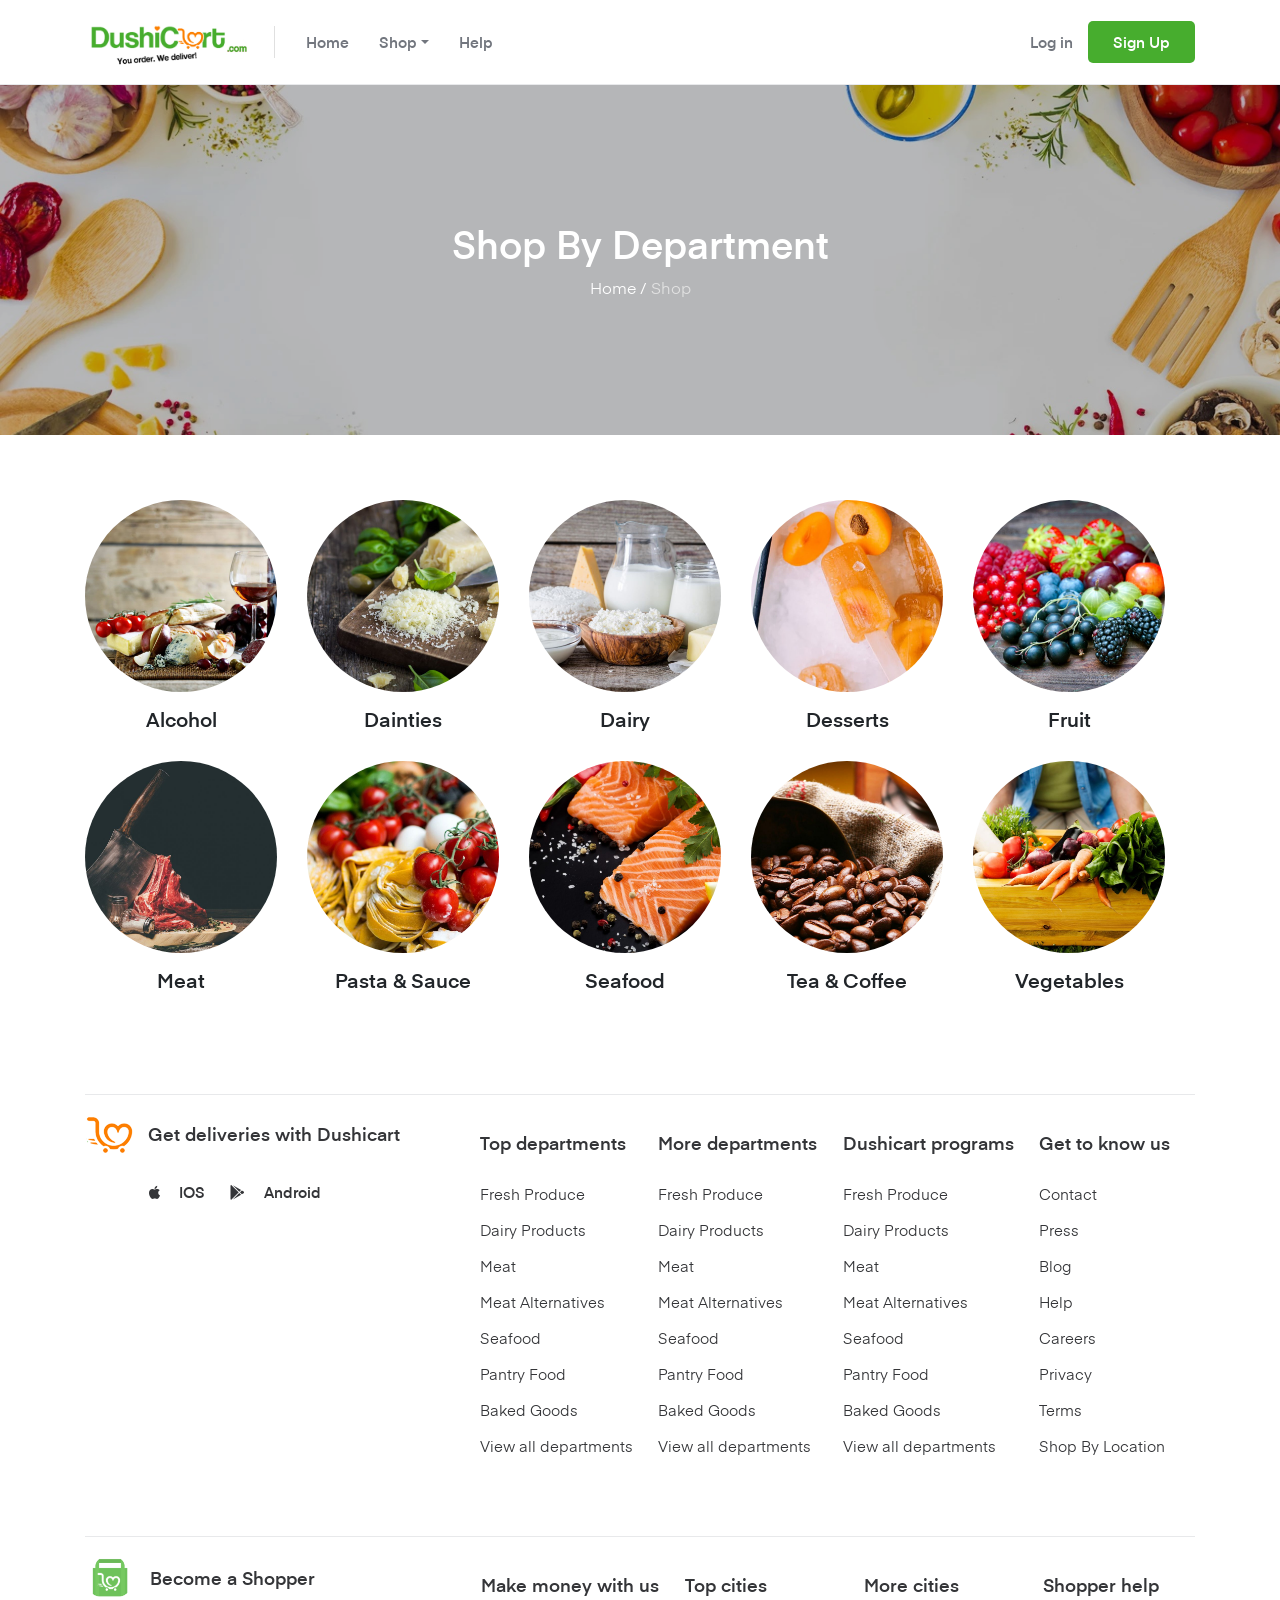
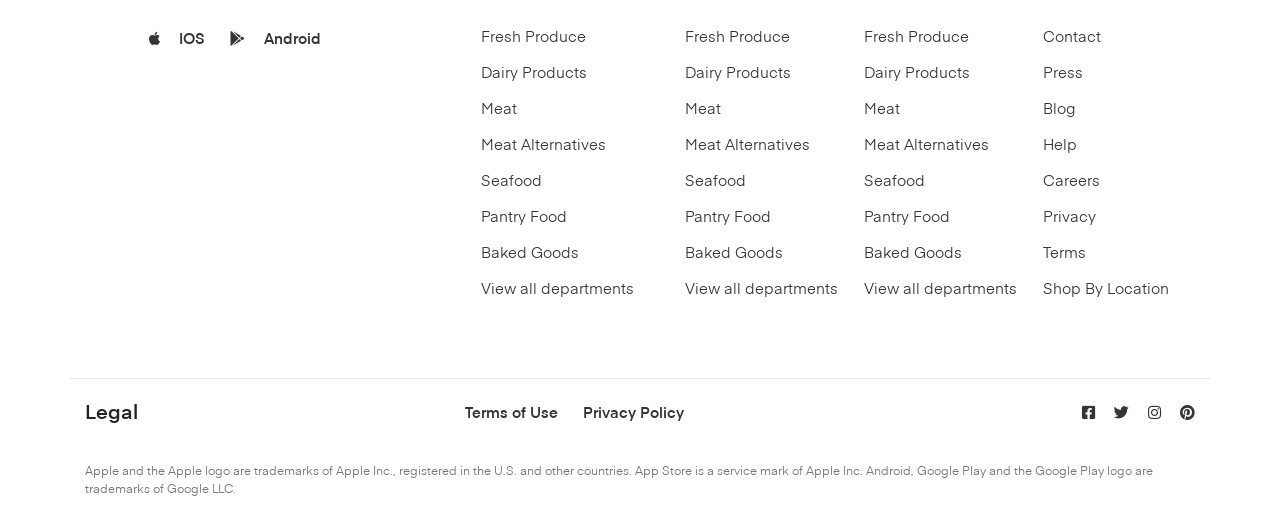
<file: CShop.WebApp/wwwroot/cshop-client/category.html>
<!DOCTYPE html>
<html lang="en">
<head>
  <title>Dushicart</title>
  <meta charset="utf-8">
  <meta name="viewport" content="width=device-width, initial-scale=1">
  <link rel="stylesheet" href="https://maxcdn.bootstrapcdn.com/bootstrap/4.5.2/css/bootstrap.min.css">
  <link rel="stylesheet" type="text/css" href="css/custom-style.css">
  <link href="images/fav-ico.png" rel="icon" type="image/png" />
  <link rel="stylesheet" href="https://maxcdn.bootstrapcdn.com/font-awesome/4.7.0/css/font-awesome.min.css">
  <link rel="stylesheet" href="https://cdnjs.cloudflare.com/ajax/libs/font-awesome/5.11.2/css/all.min.css">
  <link as="font" crossorigin="anonymous" href="fonts/eina-regular-962b94746f466cf38b0dcc93ebf0703e.woff2" rel="preload" type="font/woff2" />
  <link as="font" crossorigin="anonymous" href="fonts/eina-semibold-3c45702adeba381bbd0bc600c987febd.woff2" rel="preload" type="font/woff2" />
  <link as="font" crossorigin="anonymous" href="fonts/eina-bold-df33d802f345a9037eb82e0c80e76547.woff2" rel="preload" type="font/woff2" />

</head>
<body>

  <header class="header-sticky header-main">
    <div class="container">
      <nav class="navbar navbar-expand-lg navbar-light">
        <a class="navbar-brand" href="/"><img src="images/dushicart-logo-N.png" class="img-fluid logo"></a>
        <button class="navbar-toggler" type="button" data-toggle="collapse" data-target="#navbarToggler" aria-controls="navbarToggler" aria-expanded="false" aria-label="Toggle navigation">
          <span class="navbar-toggler-icon"></span>
        </button>

        <div class="collapse navbar-collapse" id="navbarToggler">
          <ul class="navbar-nav mr-auto mt-2 mt-lg-0">
            <li class="nav-item">
              <a class="nav-link" href="javascript:void(0)">Home</a>
            </li>
            <li class="nav-item dropdown has-megamenu">
              <a class="nav-link dropdown-toggle" href="javascript:void(0)" data-toggle="dropdown" aria-expanded="false">Shop</a>
              <div class="dropdown-menu megamenu" role="menu">
                <ul class="mega-drop-bx">
                 <li><a href="#">Food</a></li>
                 <li><a href="#">Pantry</a></li>
                 <li><a href="#">Sea Foods</a></li>                
                 <li><a href="#">Baked Goods</a></li>
                 <li><a href="#">Dairy</a></li>
                 <li><a href="#">Fresh Produce</a></li>
                 <li><a href="#">Deli</a></li>  
                 <li><a href="#">Frozen Foods</a></li>  
                 <li><a href="#">Meat</a></li>            
                 <li><a href="#">Meat Alternative</a></li>
                 <li><a href="#">Beverages</a></li>
                 <li><a href="#">Alcohol</a></li>
                 <li><a href="#">Wine</a></li>
                 <li><a href="#">Liqour</a></li>
                 <li><a href="#">Beer</a></li>
                 <li><a href="#">Coffee</a></li>
                 <li><a href="#">Juice</a></li>
                 <li><a href="#">Soda</a></li>
                 <li><a href="#">Tea</a></li>
                 <li><a href="#">Water</a></li>
                 <li><a href="#">Organic Grocery</a></li>
               </ul>
             </div> <!-- dropdown-mega-menu.// -->
           </li>
           <li class="nav-item">
            <a class="nav-link" href="javascript:void(0)">Help</a>
          </li>
        </ul>

        <ul class="navbar-nav ml-auto">
          <li class="nav-item dropdown">
            <a class="nav-link log-in-btn" href="#" data-toggle="modal" data-target="#loginModal">Log in</a>
          </li>
          <li class="nav-item dropdown">
            <a class="nav-link sing-up-btn" data-toggle="modal" data-target="#signupModal" href="#">Sign Up</a>
          </li>
        </ul>

      </div>
    </nav>
  </div>
</header>
<!-- Header End Here --> 


<div class="breadcrumb-main">
  <div class="breadcrumb-inner">
    <img src="images/Breadcrumb-2.jpg" class="img-fluid">
      </div> 
  <div class="common-breadcrumb">
  <h2>Shop By Department</h2>  
  <span class="ssc-breadcrumb"><a href="/">Home</a></span><span class="divider"> / </span><span class="ssc-breadcrumb">Shop</span>
  </div>
</div><!-- breadcrumb End Here --> 


<div id="main-content" class="category-main mb-5">
  <div class="container">
    <div class="row">
      <div class="col-sm-12">
        <div class="category-list">
          <div class="category-list-column">

            <div class="category-list-bx">
              <div class="categories_list_item">
                <div class="categories_list_image">
                  <img src="images/cate-1.jpg" alt="Category image">
                </div>
                <h5 class="categories_list_title">Alcohol</h5>
                <a href="/" class="categories_list_link"></a>
              </div>
            </div><!-- category-list-bx End Here --> 

            <div class="category-list-bx">
              <div class="categories_list_item">
                <div class="categories_list_image">
                  <img src="images/cate-2.jpg" alt="Category image">
                </div>
                <h5 class="categories_list_title">Dainties</h5>
                <a href="/" class="categories_list_link"></a>
              </div>
            </div><!-- category-list-bx End Here --> 

            <div class="category-list-bx">
              <div class="categories_list_item">
                <div class="categories_list_image">
                  <img src="images/cate-3.jpg" alt="Category image">
                </div>
                <h5 class="categories_list_title">Dairy</h5>
                <a href="/" class="categories_list_link"></a>
              </div>
            </div><!-- category-list-bx End Here --> 

            <div class="category-list-bx">
              <div class="categories_list_item">
                <div class="categories_list_image">
                  <img src="images/cate-4.jpg" alt="Category image">
                </div>
                <h5 class="categories_list_title">Desserts</h5>
                <a href="/" class="categories_list_link"></a>
              </div>
            </div><!-- category-list-bx End Here --> 

            <div class="category-list-bx">
              <div class="categories_list_item">
                <div class="categories_list_image">
                  <img src="images/cate-5.jpg" alt="Category image">
                </div>
                <h5 class="categories_list_title">Fruit</h5>
                <a href="/" class="categories_list_link"></a>
              </div>
            </div><!-- category-list-bx End Here --> 

            <div class="category-list-bx">
              <div class="categories_list_item">
                <div class="categories_list_image">
                  <img src="images/cate-6.jpg" alt="Category image">
                </div>
                <h5 class="categories_list_title">Meat</h5>
                <a href="/" class="categories_list_link"></a>
              </div>
            </div><!-- category-list-bx End Here --> 

            <div class="category-list-bx">
              <div class="categories_list_item">
                <div class="categories_list_image">
                 <img src="images/cate-7.jpg" alt="Category image">
               </div>
               <h5 class="categories_list_title">Pasta & Sauce</h5>
               <a href="/" class="categories_list_link"></a>
             </div>
           </div><!-- category-list-bx End Here --> 

           <div class="category-list-bx">
            <div class="categories_list_item">
              <div class="categories_list_image">
                <img src="images/cate-8.jpg" alt="Category image">
              </div>
              <h5 class="categories_list_title">Seafood</h5>
              <a href="/" class="categories_list_link"></a>
            </div>
          </div><!-- category-list-bx End Here --> 

          <div class="category-list-bx">
            <div class="categories_list_item">
              <div class="categories_list_image">
                <img src="images/cate-9.jpg" alt="Category image">
              </div>
              <h5 class="categories_list_title">Tea & Coffee</h5>
              <a href="/" class="categories_list_link"></a>
            </div>
          </div><!-- category-list-bx End Here --> 

          <div class="category-list-bx">
            <div class="categories_list_item">
              <div class="categories_list_image">
                <img src="images/cate-10.jpg" alt="Category image">
              </div>
              <h5 class="categories_list_title">Vegetables</h5>
              <a href="/" class="categories_list_link"></a>
            </div>
          </div><!-- category-list-bx End Here -->           

        </div>
      </div>
    </div>
  </div>
</div>
</div><!-- category-main End Here --> 


<footer class="footer-main mt-4">
  <div class="container">
   <div class="row">
     <div class="col-sm-12">    
       <div class="common-footer top-ftr">
         <div class="shopers-left-bx">
          <div class="shopers-left-inner">
           <p class="get-deliver-para"><img src="images/fav-ico.png" class="img-fluid"><strong>Get deliveries with Dushicart</strong></p>
           <ul>
            <li><a href=""><i class="fab fa-apple"></i> IOS</a></li>
            <li><a href=""><i class="fab fa-google-play"></i> Android</a></li>
          </ul>
        </div>
      </div>
      <div class="shopers-right-bx">
       <div class="footer-links-bx">
        <h3>Top departments</h3>
        <button aria-expanded="false" class="mob-tbtn"><h3>Top departments</h3><i class="fas fa-chevron-down"></i></button>
        <div class="links-box">
          <ul>
            <li><a href="">Fresh Produce</a></li>
            <li><a href="">Dairy Products</a></li>
            <li><a href="">Meat</a></li>
            <li><a href="">Meat Alternatives</a></li>
            <li><a href="">Seafood</a></li>
            <li><a href="">Pantry Food</a></li>
            <li><a href="">Baked Goods</a></li>
            <li><a href="">View all departments</a></li>                    
          </ul>
        </div>
      </div>

      <div class="footer-links-bx">
        <h3>More departments</h3>
        <button aria-expanded="false" class="mob-tbtn"><h3>More departments</h3><i class="fas fa-chevron-down"></i></button>
        <div class="links-box">
          <ul>
            <li><a href="">Fresh Produce</a></li>
            <li><a href="">Dairy Products</a></li>
            <li><a href="">Meat</a></li>
            <li><a href="">Meat Alternatives</a></li>
            <li><a href="">Seafood</a></li>
            <li><a href="">Pantry Food</a></li>
            <li><a href="">Baked Goods</a></li>
            <li><a href="">View all departments</a></li>                    
          </ul>
        </div>
      </div>

      <div class="footer-links-bx">
        <h3>Dushicart programs</h3>
        <button aria-expanded="false" class="mob-tbtn"><h3>Dushicart programs</h3><i class="fas fa-chevron-down"></i></button>
        <div class="links-box">
          <ul>
            <li><a href="">Fresh Produce</a></li>
            <li><a href="">Dairy Products</a></li>
            <li><a href="">Meat</a></li>
            <li><a href="">Meat Alternatives</a></li>
            <li><a href="">Seafood</a></li>
            <li><a href="">Pantry Food</a></li>
            <li><a href="">Baked Goods</a></li>
            <li><a href="">View all departments</a></li>                    
          </ul>
        </div>
      </div>

      <div class="footer-links-bx">
        <h3>Get to know us</h3>
        <button aria-expanded="false" class="mob-tbtn"><h3>Get to know us</h3><i class="fas fa-chevron-down"></i></button>
        <div class="links-box">
          <ul>
            <li><a href="">Contact</a></li>
            <li><a href="">Press</a></li>
            <li><a href="">Blog</a></li>
            <li><a href="">Help</a></li>
            <li><a href="">Careers</a></li>
            <li><a href="">Privacy</a></li>
            <li><a href="">Terms</a></li>
            <li><a href="">Shop By Location</a></li>                    
          </ul>
        </div>
      </div>
    </div>
  </div>  

  <div class="common-footer bottom-ftr">
   <div class="shopers-left-bx">
    <div class="shopers-left-inner">
     <p class="get-deliver-para"><img src="images/cart-bag.png" class="img-fluid" width="50px;"><strong>Become a Shopper</strong></p>
     <ul>
      <li><a href=""><i class="fab fa-apple"></i> IOS</a></li>
      <li><a href=""><i class="fab fa-google-play"></i> Android</a></li>
    </ul>
  </div>
</div>
<div class="shopers-right-bx">
 <div class="footer-links-bx">
  <h3>Make money with us</h3>
  <button aria-expanded="false" class="mob-tbtn"><h3>Make money with us</h3><i class="fas fa-chevron-down"></i></button>
  <div class="links-box">
    <ul>
      <li><a href="">Fresh Produce</a></li>
      <li><a href="">Dairy Products</a></li>
      <li><a href="">Meat</a></li>
      <li><a href="">Meat Alternatives</a></li>
      <li><a href="">Seafood</a></li>
      <li><a href="">Pantry Food</a></li>
      <li><a href="">Baked Goods</a></li>
      <li><a href="">View all departments</a></li>                    
    </ul>
  </div>
</div>

<div class="footer-links-bx">
  <h3>Top cities</h3>
  <button aria-expanded="false" class="mob-tbtn"><h3>Top cities</h3><i class="fas fa-chevron-down"></i></button>
  <div class="links-box">
    <ul>
      <li><a href="">Fresh Produce</a></li>
      <li><a href="">Dairy Products</a></li>
      <li><a href="">Meat</a></li>
      <li><a href="">Meat Alternatives</a></li>
      <li><a href="">Seafood</a></li>
      <li><a href="">Pantry Food</a></li>
      <li><a href="">Baked Goods</a></li>
      <li><a href="">View all departments</a></li>                    
    </ul>
  </div>
</div>

<div class="footer-links-bx">
  <h3>More cities</h3>
  <button aria-expanded="false" class="mob-tbtn"><h3>More cities</h3><i class="fas fa-chevron-down"></i></button>
  <div class="links-box">
    <ul>
      <li><a href="">Fresh Produce</a></li>
      <li><a href="">Dairy Products</a></li>
      <li><a href="">Meat</a></li>
      <li><a href="">Meat Alternatives</a></li>
      <li><a href="">Seafood</a></li>
      <li><a href="">Pantry Food</a></li>
      <li><a href="">Baked Goods</a></li>
      <li><a href="">View all departments</a></li>                    
    </ul>
  </div>
</div>

<div class="footer-links-bx">
  <h3>Shopper help</h3>
  <button aria-expanded="false" class="mob-tbtn"><h3>Shopper help</h3><i class="fas fa-chevron-down"></i></button>
  <div class="links-box">
    <ul>
      <li><a href="">Contact</a></li>
      <li><a href="">Press</a></li>
      <li><a href="">Blog</a></li>
      <li><a href="">Help</a></li>
      <li><a href="">Careers</a></li>
      <li><a href="">Privacy</a></li>
      <li><a href="">Terms</a></li>
      <li><a href="">Shop By Location</a></li>                    
    </ul>
  </div>
</div>
</div>
</div>
</div>
</div>

<div class="row legal-info"> 
 <div class="col-sm-4">
   <h5>Legal</h5>
 </div>  
 <div class="col-sm-4">
  <ul>
    <li><a href="">Terms of Use</a></li>
    <li><a href="">Privacy Policy</a></li>
  </ul>
</div> 

<div class="col-sm-4">
  <div class="social">
    <a href="#" class="fab fa-facebook-square"></a>
    <a href="#" class="fab fa-twitter"></a>
    <a href="#" class="fab fa-instagram"></a>
    <a href="#" class="fab fa-pinterest"></a>
  </div>
</div> 

<div class="col-sm-12">
  <p class="btm-para">Apple and the Apple logo are trademarks of Apple Inc., registered in the U.S. and other countries. App Store is a service mark of Apple Inc. Android, Google Play and the Google Play logo are trademarks of Google LLC.</p>
</div>

</div>
</div>
</footer>
<!-- footer section End Here -->

<!-- Login login modal -->
<!-- Modal -->
<div class="modal fade login-signin-modal" id="loginModal" tabindex="-1" role="dialog" aria-labelledby="loginModalLabel" aria-hidden="true">
  <div class="modal-dialog" role="document">
    <div class="modal-content">
      <div class="modal-header">
        <button type="button" class="close" data-dismiss="modal" aria-label="Close">
          <span aria-hidden="true">&times;</span>
        </button>        
      </div>
      <div class="modal-main">
        <div class="modal-body">
         <h5 class="modal-title">Log in</h5>
         <form>
          <div class="form-group">
            <input type="email" class="form-control" id="loginInputEmail" aria-describedby="emailHelp" placeholder="Enter Email">
          </div>
          <div class="form-group">
            <input type="password" class="form-control" id="loginInputPassword" placeholder="Password">
          </div>
          <div class="form-group">
            <p class="reset-pswd">Forgot password? <a href="#">Reset it</a></p>
          </div>
          <button type="submit" class="btn loginbtn">Log in</button>
          <div class="modal-sepration"><div class="sepration-row"><span>or</span></div></div>

          <button class="btn phone"><i class="fas fa-phone-alt"></i>Continue with Phone</button>
          <button class="btn fb"><i class="fab fa-facebook-square"></i>Continue with  Facebook</button>
          <button class="btn google"><i class="fab fa-google"></i>Continue with Google</button>

        </form>
      </div>

      <div class="modal-footer">
        <p class="css-x8m6lp">Don’t have an account?</p>
        <button type="button" class="btn sing-up-link">Sign Up</button>
      </div>
    </div>
  </div>
</div>
</div>


<!-- Sign up login modal -->
<!-- Modal -->
<div class="modal fade login-signin-modal" id="signupModal" tabindex="-1" role="dialog" aria-labelledby="signupModalLabel" aria-hidden="true">
  <div class="modal-dialog" role="document">
    <div class="modal-content">
      <div class="modal-header">
        <button type="button" class="close" data-dismiss="modal" aria-label="Close">
          <span aria-hidden="true">&times;</span>
        </button>        
      </div>
      <div class="modal-main">
        <div class="modal-body">
         <h5 class="modal-title">Sign Up</h5>
         <form>
          <div class="form-group">
            <input type="email" class="form-control" id="signupInputEmail" aria-describedby="emailHelp" placeholder="Enter Email">
          </div>
          <div class="form-group">
            <p class="legal-info-md">By continuing, you agree to our <a href="#">Terms of Service </a> & <a href="#">Privacy Policy</a></p>
          </div>
          <button type="submit" class="btn loginbtn">Countinue</button>
          <div class="modal-sepration"><div class="sepration-row"><span>or</span></div></div>

          <button class="btn phone"><i class="fas fa-phone-alt"></i>Continue with Phone</button>
          <button class="btn fb"><i class="fab fa-facebook-square"></i>Continue with  Facebook</button>
          <button class="btn google"><i class="fab fa-google"></i>Continue with Google</button>

        </form>
      </div>

      <div class="modal-footer">
        <p class="css-x8m6lp">Already have an account?</p>
        <button type="button" class="btn sing-up-link">Log in</button>
      </div>
    </div>
  </div>
</div>
</div>


<!-- js start Here -->

<script src="https://ajax.googleapis.com/ajax/libs/jquery/3.5.1/jquery.min.js"></script>
<script src="https://cdnjs.cloudflare.com/ajax/libs/popper.js/1.16.0/umd/popper.min.js"></script>
<script src="https://maxcdn.bootstrapcdn.com/bootstrap/4.5.2/js/bootstrap.min.js"></script>


<script type="text/javascript">
  $(document).ready(function(){
    $(".mob-tbtn").click(function(){
      $(this).next().toggle(300);
      $(this).toggleClass("active");
    });
  });
</script>



</body>
</html>
</file>
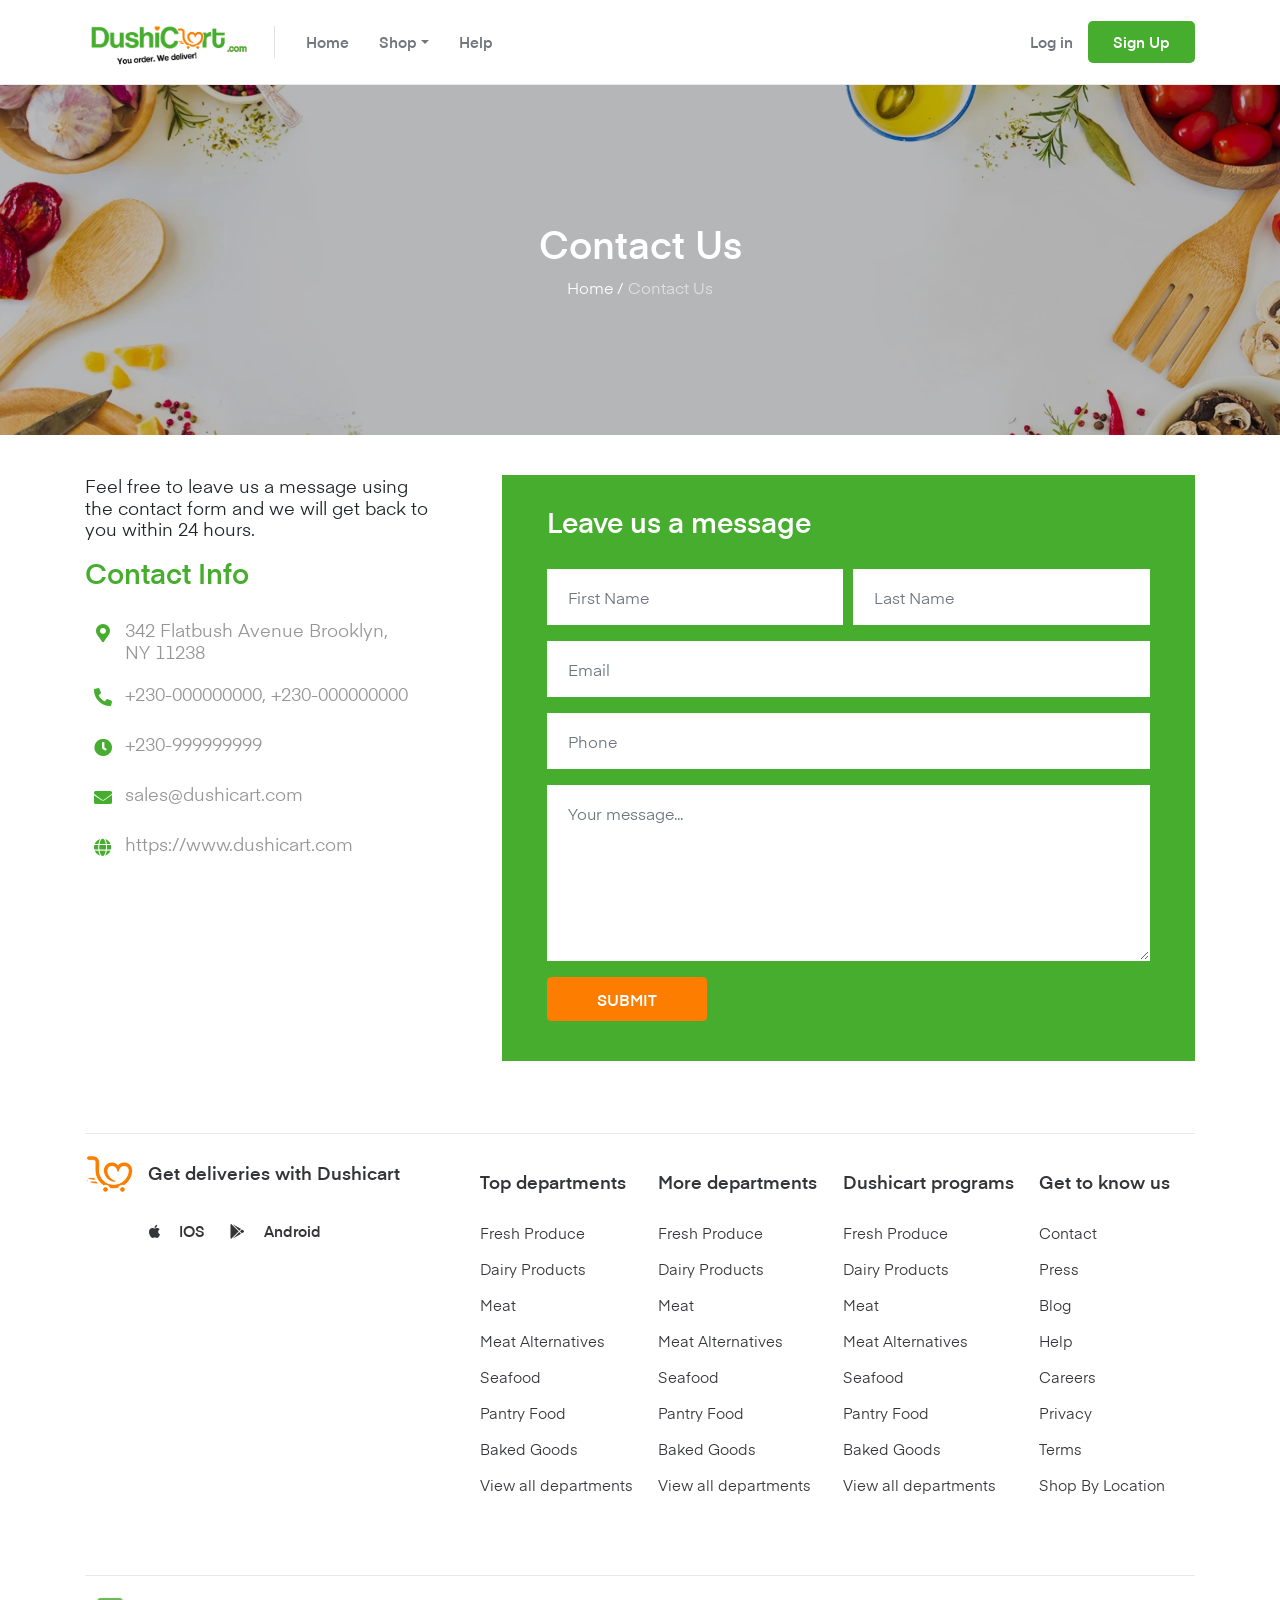
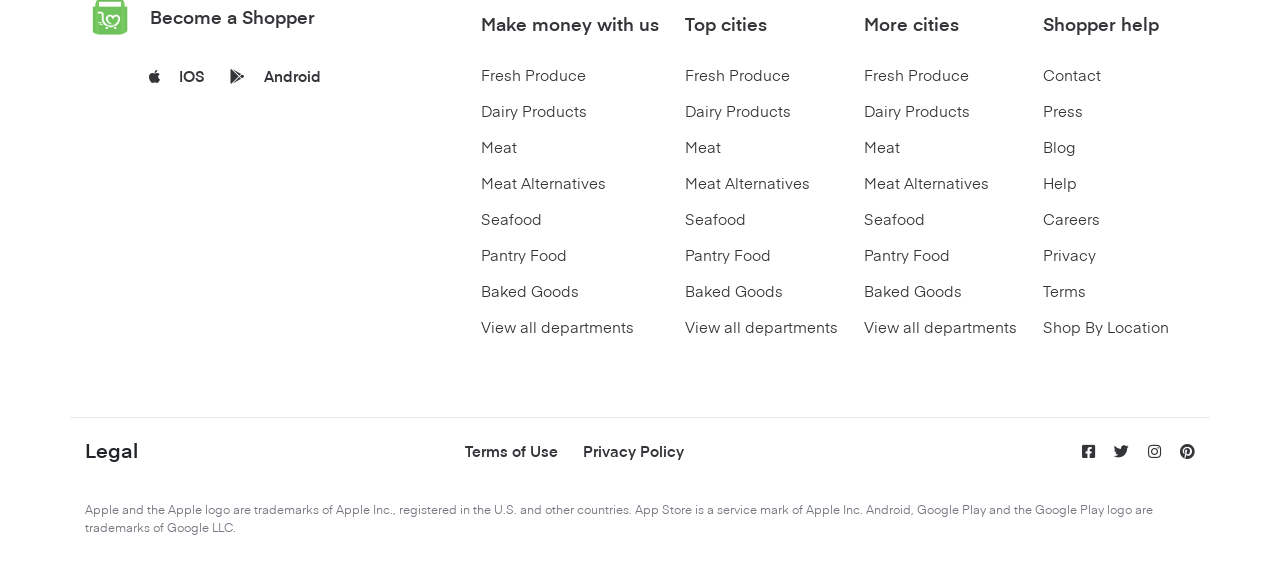
<file: CShop.WebApp/wwwroot/cshop-client/contact-us.html>
<!DOCTYPE html>
<html lang="en">
<head>
  <title>Dushicart</title>
  <meta charset="utf-8">
  <meta name="viewport" content="width=device-width, initial-scale=1">
  <link rel="stylesheet" href="https://maxcdn.bootstrapcdn.com/bootstrap/4.5.2/css/bootstrap.min.css">
  <link rel="stylesheet" type="text/css" href="css/custom-style.css">
  <link href="images/fav-ico.png" rel="icon" type="image/png" />
  <link rel="stylesheet" href="https://maxcdn.bootstrapcdn.com/font-awesome/4.7.0/css/font-awesome.min.css">
  <link rel="stylesheet" href="https://cdnjs.cloudflare.com/ajax/libs/font-awesome/5.11.2/css/all.min.css">
  <link as="font" crossorigin="anonymous" href="fonts/eina-regular-962b94746f466cf38b0dcc93ebf0703e.woff2" rel="preload" type="font/woff2" />
  <link as="font" crossorigin="anonymous" href="fonts/eina-semibold-3c45702adeba381bbd0bc600c987febd.woff2" rel="preload" type="font/woff2" />
  <link as="font" crossorigin="anonymous" href="fonts/eina-bold-df33d802f345a9037eb82e0c80e76547.woff2" rel="preload" type="font/woff2" />

</head>
<body>

  <header class="header-sticky header-main">
    <div class="container">
      <nav class="navbar navbar-expand-lg navbar-light">
        <a class="navbar-brand" href="/"><img src="images/dushicart-logo-N.png" class="img-fluid logo"></a>
        <button class="navbar-toggler" type="button" data-toggle="collapse" data-target="#navbarToggler" aria-controls="navbarToggler" aria-expanded="false" aria-label="Toggle navigation">
          <span class="navbar-toggler-icon"></span>
        </button>

        <div class="collapse navbar-collapse" id="navbarToggler">
          <ul class="navbar-nav mr-auto mt-2 mt-lg-0">
            <li class="nav-item">
              <a class="nav-link" href="javascript:void(0)">Home</a>
            </li>
            <li class="nav-item dropdown has-megamenu">
              <a class="nav-link dropdown-toggle" href="javascript:void(0)" data-toggle="dropdown" aria-expanded="false">Shop</a>
              <div class="dropdown-menu megamenu" role="menu">
                <ul class="mega-drop-bx">
                 <li><a href="#">Food</a></li>
                 <li><a href="#">Pantry</a></li>
                 <li><a href="#">Sea Foods</a></li>                
                 <li><a href="#">Baked Goods</a></li>
                 <li><a href="#">Dairy</a></li>
                 <li><a href="#">Fresh Produce</a></li>
                 <li><a href="#">Deli</a></li>  
                 <li><a href="#">Frozen Foods</a></li>  
                 <li><a href="#">Meat</a></li>            
                 <li><a href="#">Meat Alternative</a></li>
                 <li><a href="#">Beverages</a></li>
                 <li><a href="#">Alcohol</a></li>
                 <li><a href="#">Wine</a></li>
                 <li><a href="#">Liqour</a></li>
                 <li><a href="#">Beer</a></li>
                 <li><a href="#">Coffee</a></li>
                 <li><a href="#">Juice</a></li>
                 <li><a href="#">Soda</a></li>
                 <li><a href="#">Tea</a></li>
                 <li><a href="#">Water</a></li>
                 <li><a href="#">Organic Grocery</a></li>
               </ul>
             </div> <!-- dropdown-mega-menu.// -->
           </li>
           <li class="nav-item">
            <a class="nav-link" href="javascript:void(0)">Help</a>
          </li>
        </ul>

        <ul class="navbar-nav ml-auto">
          <li class="nav-item dropdown">
            <a class="nav-link log-in-btn" href="#" data-toggle="modal" data-target="#loginModal">Log in</a>
          </li>
          <li class="nav-item dropdown">
            <a class="nav-link sing-up-btn" data-toggle="modal" data-target="#signupModal" href="#">Sign Up</a>
          </li>
        </ul>

      </div>
    </nav>
  </div>
</header>
<!-- Header End Here --> 


<div class="breadcrumb-main">
  <div class="breadcrumb-inner">
    <img src="images/Breadcrumb-2.jpg" class="img-fluid">
  </div> 
  <div class="common-breadcrumb">
    <h2>Contact Us</h2>  
    <span class="ssc-breadcrumb"><a href="#">Home</a></span><span class="divider"> / </span><span class="ssc-breadcrumb">Contact Us</span>
  </div>
</div><!-- breadcrumb End Here --> 


<div id="main-content" class="contact-us mb-5">
  <div class="container">
    <div class="row">
      <div class="col-md-4 col-sm-5">
        <div class="contact-left-bx">
         <p class="c_para">Feel free to leave us a message using the contact form and we will get back to you within 24 hours.</p>
         <h4>Contact Info</h4>
         <ul>
           <li><i class="fas fa-map-marker-alt"></i><p>342 Flatbush Avenue Brooklyn,<br> NY 11238</p></li>
           <li><i class="fas fa-phone-alt"></i> <p>+230-000000000, +230-000000000</p></li>
           <li><i class="fa fa-clock-o"></i><p>+230-999999999</p></li>
           <li><i class="fa fa-envelope"></i> <p>sales@dushicart.com<dushicart/p></li>
           <li><i class="fa fa-globe"></i> <p>https://www.dushicart.com</p></li>
         </ul><!-- ul end here -->
       </div>
     </div>
     <div class="col-md-8 col-sm-7">
      <div class="contact-right-bx">
     <h4>Leave us a message</h4>
       <form>
        <div class="form-row">
          <div class="form-group col-md-6">
            <label for="inputFname">First Name</label>
            <input type="email" class="form-control" id="inputFname" placeholder="First Name">
          </div>

          <div class="form-group col-md-6">
            <label for="inputlname">Last Name</label>
            <input type="email" class="form-control" id="inputFname" placeholder="Last Name">
          </div>
        </div>
          <div class="form-group">
            <label for="inputEmail4">Email</label>
            <input type="email" class="form-control" id="inputEmail4" placeholder="Email">
          </div>        
        <div class="form-group">
          <label for="inputPhone">Phone</label>
          <input type="text" class="form-control" id="inputAddress" placeholder="Phone">
        </div>
        <div class="form-group">
          <label for="inputMessage">Your message</label>
          <textarea class="form-control" id="message" name="message" rows="6" placeholder="Your message..." required=""></textarea>
        </div>
        <button type="submit" class="btn btn-primary">Submit</button>
      </form>       
    </div>
  </div>     
</div>
</div>
</div><!-- contact-us main sec End Here --> 


<footer class="footer-main mt-4">
  <div class="container">
   <div class="row">
     <div class="col-sm-12">    
       <div class="common-footer top-ftr">
         <div class="shopers-left-bx">
          <div class="shopers-left-inner">
           <p class="get-deliver-para"><img src="images/fav-ico.png" class="img-fluid"><strong>Get deliveries with Dushicart</strong></p>
           <ul>
            <li><a href=""><i class="fab fa-apple"></i> IOS</a></li>
            <li><a href=""><i class="fab fa-google-play"></i> Android</a></li>
          </ul>
        </div>
      </div>
      <div class="shopers-right-bx">
       <div class="footer-links-bx">
        <h3>Top departments</h3>
        <button aria-expanded="false" class="mob-tbtn"><h3>Top departments</h3><i class="fas fa-chevron-down"></i></button>
        <div class="links-box">
          <ul>
            <li><a href="">Fresh Produce</a></li>
            <li><a href="">Dairy Products</a></li>
            <li><a href="">Meat</a></li>
            <li><a href="">Meat Alternatives</a></li>
            <li><a href="">Seafood</a></li>
            <li><a href="">Pantry Food</a></li>
            <li><a href="">Baked Goods</a></li>
            <li><a href="">View all departments</a></li>                    
          </ul>
        </div>
      </div>

      <div class="footer-links-bx">
        <h3>More departments</h3>
        <button aria-expanded="false" class="mob-tbtn"><h3>More departments</h3><i class="fas fa-chevron-down"></i></button>
        <div class="links-box">
          <ul>
            <li><a href="">Fresh Produce</a></li>
            <li><a href="">Dairy Products</a></li>
            <li><a href="">Meat</a></li>
            <li><a href="">Meat Alternatives</a></li>
            <li><a href="">Seafood</a></li>
            <li><a href="">Pantry Food</a></li>
            <li><a href="">Baked Goods</a></li>
            <li><a href="">View all departments</a></li>                    
          </ul>
        </div>
      </div>

      <div class="footer-links-bx">
        <h3>Dushicart programs</h3>
        <button aria-expanded="false" class="mob-tbtn"><h3>Dushicart programs</h3><i class="fas fa-chevron-down"></i></button>
        <div class="links-box">
          <ul>
            <li><a href="">Fresh Produce</a></li>
            <li><a href="">Dairy Products</a></li>
            <li><a href="">Meat</a></li>
            <li><a href="">Meat Alternatives</a></li>
            <li><a href="">Seafood</a></li>
            <li><a href="">Pantry Food</a></li>
            <li><a href="">Baked Goods</a></li>
            <li><a href="">View all departments</a></li>                    
          </ul>
        </div>
      </div>

      <div class="footer-links-bx">
        <h3>Get to know us</h3>
        <button aria-expanded="false" class="mob-tbtn"><h3>Get to know us</h3><i class="fas fa-chevron-down"></i></button>
        <div class="links-box">
          <ul>
            <li><a href="">Contact</a></li>
            <li><a href="">Press</a></li>
            <li><a href="">Blog</a></li>
            <li><a href="">Help</a></li>
            <li><a href="">Careers</a></li>
            <li><a href="">Privacy</a></li>
            <li><a href="">Terms</a></li>
            <li><a href="">Shop By Location</a></li>                    
          </ul>
        </div>
      </div>
    </div>
  </div>  

  <div class="common-footer bottom-ftr">
   <div class="shopers-left-bx">
    <div class="shopers-left-inner">
     <p class="get-deliver-para"><img src="images/cart-bag.png" class="img-fluid" width="50px;"><strong>Become a Shopper</strong></p>
     <ul>
      <li><a href=""><i class="fab fa-apple"></i> IOS</a></li>
      <li><a href=""><i class="fab fa-google-play"></i> Android</a></li>
    </ul>
  </div>
</div>
<div class="shopers-right-bx">
 <div class="footer-links-bx">
  <h3>Make money with us</h3>
  <button aria-expanded="false" class="mob-tbtn"><h3>Make money with us</h3><i class="fas fa-chevron-down"></i></button>
  <div class="links-box">
    <ul>
      <li><a href="">Fresh Produce</a></li>
      <li><a href="">Dairy Products</a></li>
      <li><a href="">Meat</a></li>
      <li><a href="">Meat Alternatives</a></li>
      <li><a href="">Seafood</a></li>
      <li><a href="">Pantry Food</a></li>
      <li><a href="">Baked Goods</a></li>
      <li><a href="">View all departments</a></li>                    
    </ul>
  </div>
</div>

<div class="footer-links-bx">
  <h3>Top cities</h3>
  <button aria-expanded="false" class="mob-tbtn"><h3>Top cities</h3><i class="fas fa-chevron-down"></i></button>
  <div class="links-box">
    <ul>
      <li><a href="">Fresh Produce</a></li>
      <li><a href="">Dairy Products</a></li>
      <li><a href="">Meat</a></li>
      <li><a href="">Meat Alternatives</a></li>
      <li><a href="">Seafood</a></li>
      <li><a href="">Pantry Food</a></li>
      <li><a href="">Baked Goods</a></li>
      <li><a href="">View all departments</a></li>                    
    </ul>
  </div>
</div>

<div class="footer-links-bx">
  <h3>More cities</h3>
  <button aria-expanded="false" class="mob-tbtn"><h3>More cities</h3><i class="fas fa-chevron-down"></i></button>
  <div class="links-box">
    <ul>
      <li><a href="">Fresh Produce</a></li>
      <li><a href="">Dairy Products</a></li>
      <li><a href="">Meat</a></li>
      <li><a href="">Meat Alternatives</a></li>
      <li><a href="">Seafood</a></li>
      <li><a href="">Pantry Food</a></li>
      <li><a href="">Baked Goods</a></li>
      <li><a href="">View all departments</a></li>                    
    </ul>
  </div>
</div>

<div class="footer-links-bx">
  <h3>Shopper help</h3>
  <button aria-expanded="false" class="mob-tbtn"><h3>Shopper help</h3><i class="fas fa-chevron-down"></i></button>
  <div class="links-box">
    <ul>
      <li><a href="">Contact</a></li>
      <li><a href="">Press</a></li>
      <li><a href="">Blog</a></li>
      <li><a href="">Help</a></li>
      <li><a href="">Careers</a></li>
      <li><a href="">Privacy</a></li>
      <li><a href="">Terms</a></li>
      <li><a href="">Shop By Location</a></li>                    
    </ul>
  </div>
</div>
</div>
</div>
</div>
</div>

<div class="row legal-info"> 
 <div class="col-sm-4">
   <h5>Legal</h5>
 </div>  
 <div class="col-sm-4">
  <ul>
    <li><a href="">Terms of Use</a></li>
    <li><a href="">Privacy Policy</a></li>
  </ul>
</div> 

<div class="col-sm-4">
  <div class="social">
    <a href="#" class="fab fa-facebook-square"></a>
    <a href="#" class="fab fa-twitter"></a>
    <a href="#" class="fab fa-instagram"></a>
    <a href="#" class="fab fa-pinterest"></a>
  </div>
</div> 

<div class="col-sm-12">
  <p class="btm-para">Apple and the Apple logo are trademarks of Apple Inc., registered in the U.S. and other countries. App Store is a service mark of Apple Inc. Android, Google Play and the Google Play logo are trademarks of Google LLC.</p>
</div>

</div>
</div>
</footer>
<!-- footer section End Here -->

<!-- Login login modal -->
<!-- Modal -->
<div class="modal fade login-signin-modal" id="loginModal" tabindex="-1" role="dialog" aria-labelledby="loginModalLabel" aria-hidden="true">
  <div class="modal-dialog" role="document">
    <div class="modal-content">
      <div class="modal-header">
        <button type="button" class="close" data-dismiss="modal" aria-label="Close">
          <span aria-hidden="true">&times;</span>
        </button>        
      </div>
      <div class="modal-main">
        <div class="modal-body">
         <h5 class="modal-title">Log in</h5>
         <form>
          <div class="form-group">
            <input type="email" class="form-control" id="loginInputEmail" aria-describedby="emailHelp" placeholder="Enter Email">
          </div>
          <div class="form-group">
            <input type="password" class="form-control" id="loginInputPassword" placeholder="Password">
          </div>
          <div class="form-group">
            <p class="reset-pswd">Forgot password? <a href="#">Reset it</a></p>
          </div>
          <button type="submit" class="btn loginbtn">Log in</button>
          <div class="modal-sepration"><div class="sepration-row"><span>or</span></div></div>

          <button class="btn phone"><i class="fas fa-phone-alt"></i>Continue with Phone</button>
          <button class="btn fb"><i class="fab fa-facebook-square"></i>Continue with  Facebook</button>
          <button class="btn google"><i class="fab fa-google"></i>Continue with Google</button>

        </form>
      </div>

      <div class="modal-footer">
        <p class="css-x8m6lp">Don’t have an account?</p>
        <button type="button" class="btn sing-up-link">Sign Up</button>
      </div>
    </div>
  </div>
</div>
</div>


<!-- Sign up login modal -->
<!-- Modal -->
<div class="modal fade login-signin-modal" id="signupModal" tabindex="-1" role="dialog" aria-labelledby="signupModalLabel" aria-hidden="true">
  <div class="modal-dialog" role="document">
    <div class="modal-content">
      <div class="modal-header">
        <button type="button" class="close" data-dismiss="modal" aria-label="Close">
          <span aria-hidden="true">&times;</span>
        </button>        
      </div>
      <div class="modal-main">
        <div class="modal-body">
         <h5 class="modal-title">Sign Up</h5>
         <form>
          <div class="form-group">
            <input type="email" class="form-control" id="signupInputEmail" aria-describedby="emailHelp" placeholder="Enter Email">
          </div>
          <div class="form-group">
            <p class="legal-info-md">By continuing, you agree to our <a href="#">Terms of Service </a> & <a href="#">Privacy Policy</a></p>
          </div>
          <button type="submit" class="btn loginbtn">Countinue</button>
          <div class="modal-sepration"><div class="sepration-row"><span>or</span></div></div>

          <button class="btn phone"><i class="fas fa-phone-alt"></i>Continue with Phone</button>
          <button class="btn fb"><i class="fab fa-facebook-square"></i>Continue with  Facebook</button>
          <button class="btn google"><i class="fab fa-google"></i>Continue with Google</button>

        </form>
      </div>

      <div class="modal-footer">
        <p class="css-x8m6lp">Already have an account?</p>
        <button type="button" class="btn sing-up-link">Log in</button>
      </div>
    </div>
  </div>
</div>
</div>


<!-- js start Here -->

<script src="https://ajax.googleapis.com/ajax/libs/jquery/3.5.1/jquery.min.js"></script>
<script src="https://cdnjs.cloudflare.com/ajax/libs/popper.js/1.16.0/umd/popper.min.js"></script>
<script src="https://maxcdn.bootstrapcdn.com/bootstrap/4.5.2/js/bootstrap.min.js"></script>


<script type="text/javascript">
  $(document).ready(function(){
    $(".mob-tbtn").click(function(){
      $(this).next().toggle(300);
      $(this).toggleClass("active");
    });
  });
</script>



</body>
</html>
</file>
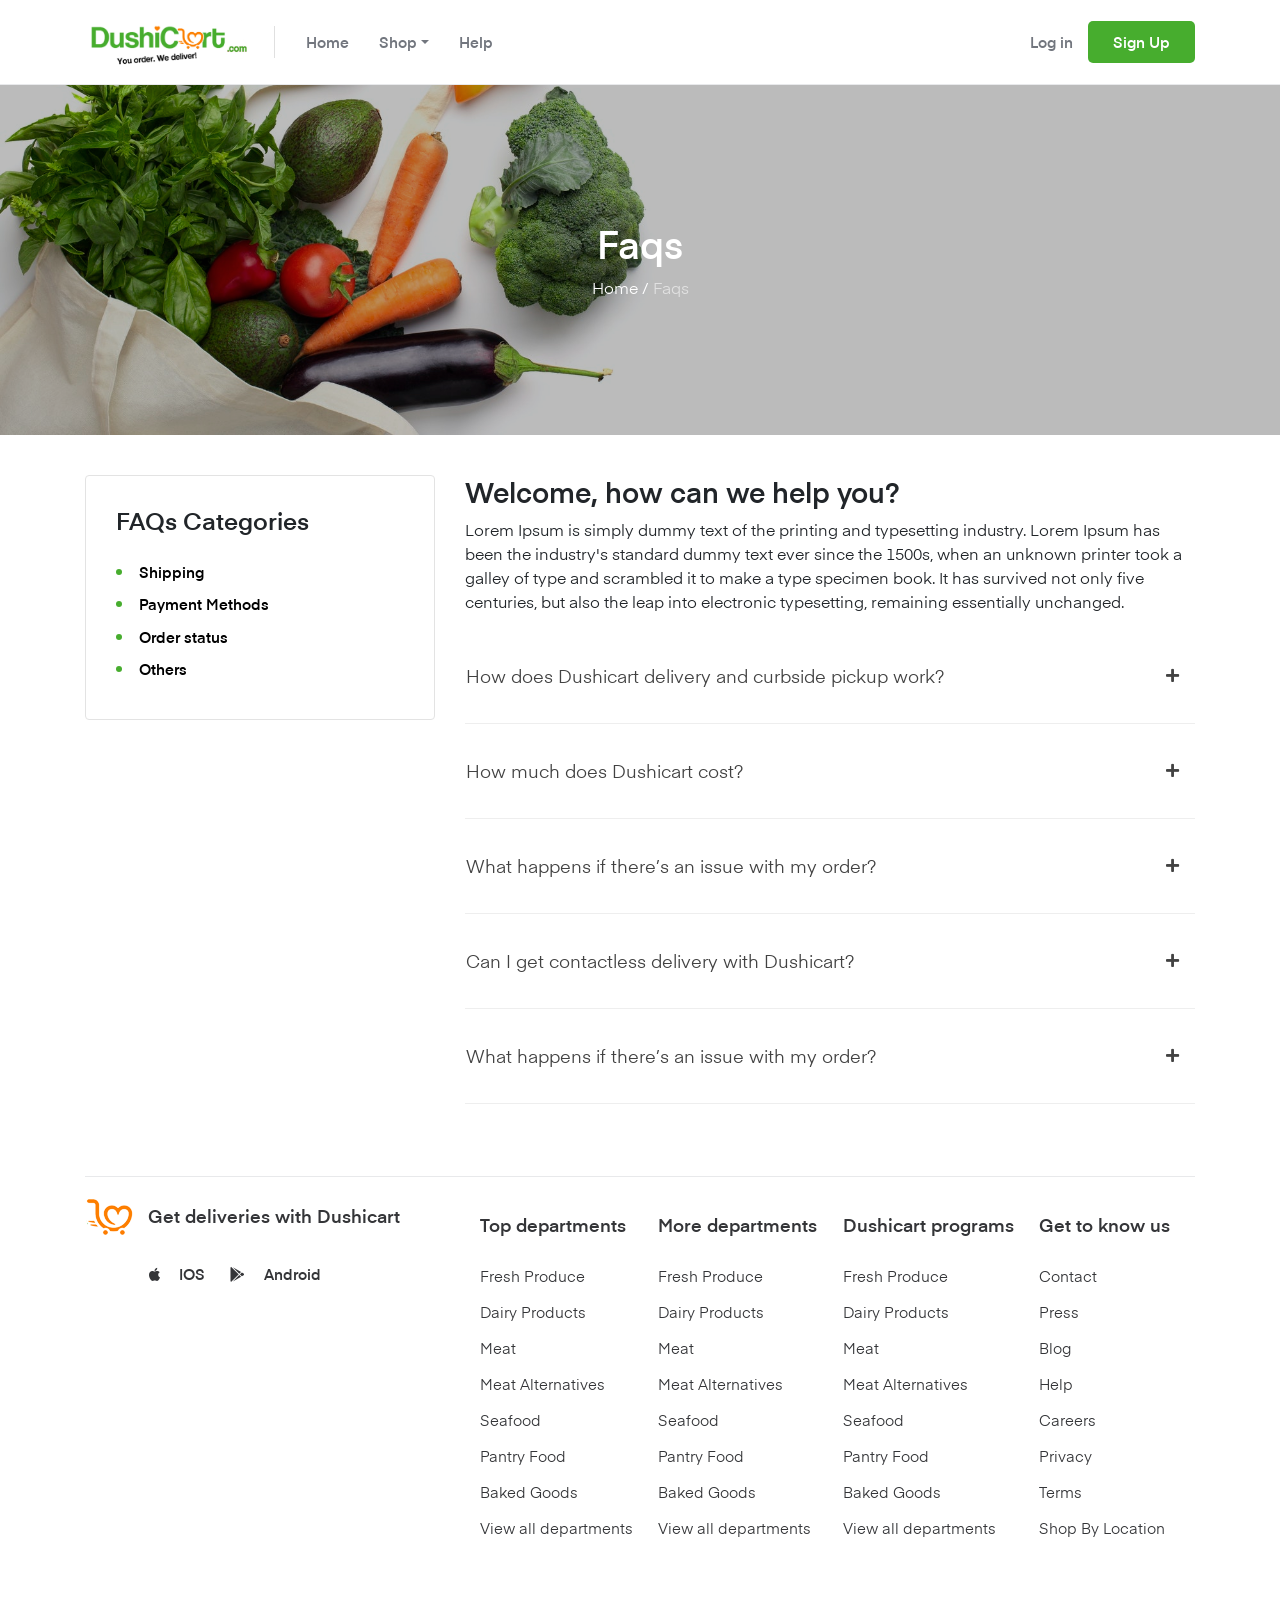
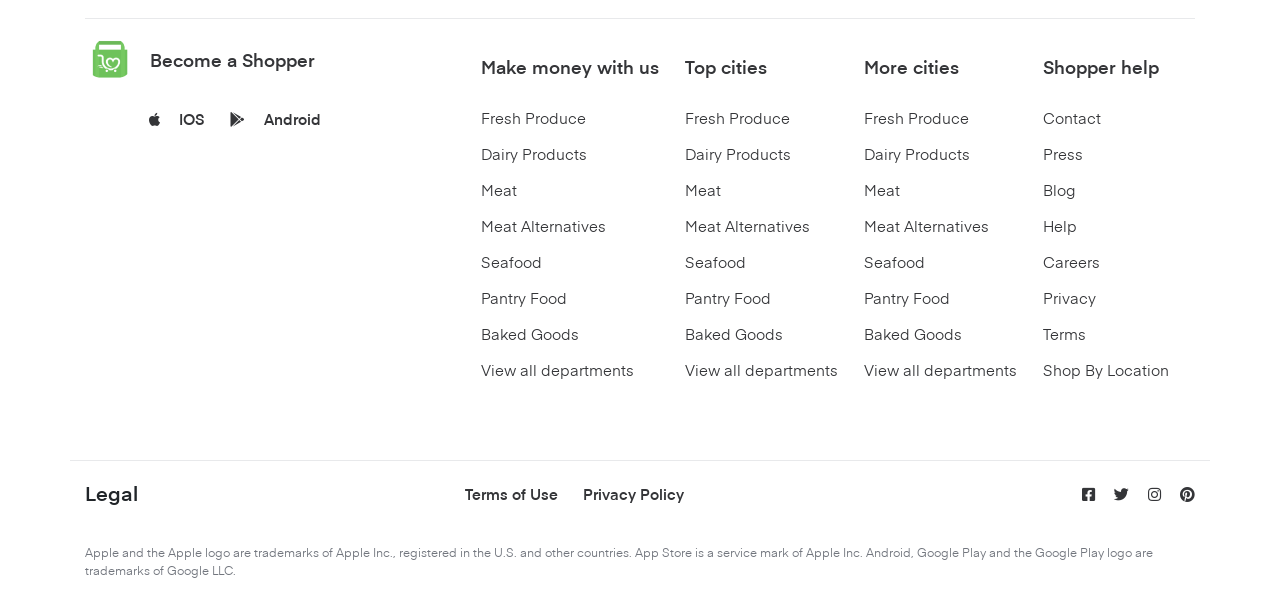
<file: CShop.WebApp/wwwroot/cshop-client/faq's.html>
<!DOCTYPE html>
<html lang="en">
<head>
  <title>Dushicart</title>
  <meta charset="utf-8">
  <meta name="viewport" content="width=device-width, initial-scale=1">
  <link rel="stylesheet" href="https://maxcdn.bootstrapcdn.com/bootstrap/4.5.2/css/bootstrap.min.css">
  <link rel="stylesheet" type="text/css" href="css/custom-style.css">
  <link href="images/fav-ico.png" rel="icon" type="image/png" />
  <link rel="stylesheet" href="https://maxcdn.bootstrapcdn.com/font-awesome/4.7.0/css/font-awesome.min.css">
  <link rel="stylesheet" href="https://cdnjs.cloudflare.com/ajax/libs/font-awesome/5.11.2/css/all.min.css">
  <link as="font" crossorigin="anonymous" href="fonts/eina-regular-962b94746f466cf38b0dcc93ebf0703e.woff2" rel="preload" type="font/woff2" />
  <link as="font" crossorigin="anonymous" href="fonts/eina-semibold-3c45702adeba381bbd0bc600c987febd.woff2" rel="preload" type="font/woff2" />
  <link as="font" crossorigin="anonymous" href="fonts/eina-bold-df33d802f345a9037eb82e0c80e76547.woff2" rel="preload" type="font/woff2" />

</head>
<body>

  <header class="header-sticky header-main">
    <div class="container">
      <nav class="navbar navbar-expand-lg navbar-light">
        <a class="navbar-brand" href="/"><img src="images/dushicart-logo-N.png" class="img-fluid logo"></a>
        <button class="navbar-toggler" type="button" data-toggle="collapse" data-target="#navbarToggler" aria-controls="navbarToggler" aria-expanded="false" aria-label="Toggle navigation">
          <span class="navbar-toggler-icon"></span>
        </button>

        <div class="collapse navbar-collapse" id="navbarToggler">
          <ul class="navbar-nav mr-auto mt-2 mt-lg-0">
            <li class="nav-item">
              <a class="nav-link" href="javascript:void(0)">Home</a>
            </li>
            <li class="nav-item dropdown has-megamenu">
              <a class="nav-link dropdown-toggle" href="javascript:void(0)" data-toggle="dropdown" aria-expanded="false">Shop</a>
              <div class="dropdown-menu megamenu" role="menu">
                <ul class="mega-drop-bx">
                 <li><a href="#">Food</a></li>
                 <li><a href="#">Pantry</a></li>
                 <li><a href="#">Sea Foods</a></li>                
                 <li><a href="#">Baked Goods</a></li>
                 <li><a href="#">Dairy</a></li>
                 <li><a href="#">Fresh Produce</a></li>
                 <li><a href="#">Deli</a></li>  
                 <li><a href="#">Frozen Foods</a></li>  
                 <li><a href="#">Meat</a></li>            
                 <li><a href="#">Meat Alternative</a></li>
                 <li><a href="#">Beverages</a></li>
                 <li><a href="#">Alcohol</a></li>
                 <li><a href="#">Wine</a></li>
                 <li><a href="#">Liqour</a></li>
                 <li><a href="#">Beer</a></li>
                 <li><a href="#">Coffee</a></li>
                 <li><a href="#">Juice</a></li>
                 <li><a href="#">Soda</a></li>
                 <li><a href="#">Tea</a></li>
                 <li><a href="#">Water</a></li>
                 <li><a href="#">Organic Grocery</a></li>
               </ul>
             </div> <!-- dropdown-mega-menu.// -->
           </li>
           <li class="nav-item">
            <a class="nav-link" href="javascript:void(0)">Help</a>
          </li>
        </ul>

        <ul class="navbar-nav ml-auto">
          <li class="nav-item dropdown">
            <a class="nav-link log-in-btn" href="#" data-toggle="modal" data-target="#loginModal">Log in</a>
          </li>
          <li class="nav-item dropdown">
            <a class="nav-link sing-up-btn" data-toggle="modal" data-target="#signupModal" href="#">Sign Up</a>
          </li>
        </ul>

      </div>
    </nav>
  </div>
</header>
<!-- Header End Here --> 


<div class="breadcrumb-main">
  <div class="breadcrumb-inner">
    <img src="images/bread-1A.jpg" class="img-fluid">
  </div> 
  <div class="common-breadcrumb">
    <h2>Faqs</h2>  
    <span class="ssc-breadcrumb"><a href="/">Home</a></span><span class="divider"> / </span><span class="ssc-breadcrumb">Faqs</span>
  </div>
</div><!-- breadcrumb End Here --> 


<div id="main-content" class="faqs-main mb-5">
  <div class="container">
    <div class="row">
      <div class="col-md-4">
        <div class="faq-cate-box">
          <h4 class="mb-4">FAQs Categories</h4>
          <ul>
            <li><a href="#">Shipping</a></li>
            <li><a href="#">Payment Methods</a> </li>
            <li><a href="#">Order status</a></li>
            <li><a href="#">Others</a></li>
          </ul>
        </div>
      </div>

      <div class="col-md-8">
        <h3>Welcome, how can we help you?</h3>
        <p>Lorem Ipsum is simply dummy text of the printing and typesetting industry. Lorem Ipsum has been the industry's standard dummy text ever since the 1500s, when an unknown printer took a galley of type and scrambled it to make a type specimen book. It has survived not only five centuries, but also the leap into electronic typesetting, remaining essentially unchanged.</p>

        <div class="faq-accordion" id="faq-accordion">
          <div class="card">
            <div class="card-header" id="faq-accordion-1">
              <h2 class="mb-0">
                <button type="button" class="btn btn-link" data-toggle="collapse" data-target="#collapseOne">How does Dushicart delivery and curbside pickup work?<i class="fa fa-plus"></i></button>                  
              </h2>
            </div>
            <div id="collapseOne" class="collapse" aria-labelledby="headingOne" data-parent="#faq-accordion-1">
              <div class="card-body">
                <p>Lorem Ipsum is simply dummy text of the printing and typesetting industry. Lorem Ipsum has been the industry's standard dummy text ever since the 1500s, when an unknown printer took a galley of type and scrambled it to make a type specimen book.</p>
              </div>
            </div>
          </div>
          <div class="card">
            <div class="card-header" id="faq-accordion-2">
              <h2 class="mb-0">
                <button type="button" class="btn btn-link collapsed" data-toggle="collapse" data-target="#collapseTwo">How much does Dushicart cost?<i class="fa fa-plus"></i></button>
              </h2>
            </div>
            <div id="collapseTwo" class="collapse" aria-labelledby="headingTwo" data-parent="#faq-accordion-2">
              <div class="card-body">
                <p>Lorem Ipsum is simply dummy text of the printing and typesetting industry. Lorem Ipsum has been the industry's standard dummy text ever since the 1500s, when an unknown printer took a galley of type and scrambled it to make a type specimen book.</p>
              </div>
            </div>
          </div>
          <div class="card">
            <div class="card-header" id="faq-accordion-3">
              <h2 class="mb-0">
                <button type="button" class="btn btn-link collapsed" data-toggle="collapse" data-target="#collapseThree"> What happens if there’s an issue with my order? <i class="fa fa-plus"></i></button>                     
              </h2>
            </div>
            <div id="collapseThree" class="collapse" aria-labelledby="headingThree" data-parent="#faq-accordion-3">
              <div class="card-body">
                <p>If something isn’t right, you’ve got options. In the Dushicart app or website, you can report:<br>

                  - Missing items<br>
                  - Incorrect items<br>
                  - Damaged items<br>
                  - Poor replacements<br>
                  - Early/late orders<br>
                If an order never came, or you get someone else’s order, you can reach out to Dushicart Care.</p>
              </div>
            </div>
          </div>

          <div class="card">
            <div class="card-header" id="faq-accordion-4">
              <h2 class="mb-0">
                <button type="button" class="btn btn-link collapsed" data-toggle="collapse" data-target="#collapseFour">Can I get contactless delivery with Dushicart?<i class="fa fa-plus"></i></button>                     
              </h2>
            </div>
            <div id="collapseFour" class="collapse" aria-labelledby="headingThree" data-parent="#faq-accordion-4">
              <div class="card-body">
                <p>Lorem Ipsum is simply dummy text of the printing and typesetting industry. Lorem Ipsum has been the industry's standard dummy text ever since the 1500s, when an unknown printer took a galley of type and scrambled it to make a type specimen book. </p>

                <p>It has survived not only five centuries, but also the leap into electronic typesetting, remaining essentially unchanged. It was popularised in the 1960s with the release of Letraset sheets containing Lorem Ipsum passages, and more recently with desktop publishing software like Aldus PageMaker including versions of Lorem Ipsum.</p>
              </div>
            </div>
          </div>

          <div class="card">
            <div class="card-header" id="faq-accordion-5">
              <h2 class="mb-0">
                <button type="button" class="btn btn-link collapsed" data-toggle="collapse" data-target="#collapseFive">What happens if there’s an issue with my order? <i class="fa fa-plus"></i></button>                     
              </h2>
            </div>
            <div id="collapseFive" class="collapse" aria-labelledby="headingThree" data-parent="#faq-accordion-5">
              <div class="card-body">
                <p>Lorem Ipsum is simply dummy text of the printing and typesetting industry. Lorem Ipsum has been the industry's standard dummy text ever since the 1500s, when an unknown printer took a galley of type and scrambled it to make a type specimen book. </p>

                <p>It has survived not only five centuries, but also the leap into electronic typesetting, remaining essentially unchanged. It was popularised in the 1960s with the release of Letraset sheets containing Lorem Ipsum passages, and more recently with desktop publishing software like Aldus PageMaker including versions of Lorem Ipsum.</p>
              </div>
            </div>
          </div>

        </div>


      </div>

    </div>
  </div>
</div><!-- faqsmain sec End Here --> 


<footer class="footer-main mt-4">
  <div class="container">
   <div class="row">
     <div class="col-sm-12">    
       <div class="common-footer top-ftr">
         <div class="shopers-left-bx">
          <div class="shopers-left-inner">
           <p class="get-deliver-para"><img src="images/fav-ico.png" class="img-fluid"><strong>Get deliveries with Dushicart</strong></p>
           <ul>
            <li><a href=""><i class="fab fa-apple"></i> IOS</a></li>
            <li><a href=""><i class="fab fa-google-play"></i> Android</a></li>
          </ul>
        </div>
      </div>
      <div class="shopers-right-bx">
       <div class="footer-links-bx">
        <h3>Top departments</h3>
        <button aria-expanded="false" class="mob-tbtn"><h3>Top departments</h3><i class="fas fa-chevron-down"></i></button>
        <div class="links-box">
          <ul>
            <li><a href="">Fresh Produce</a></li>
            <li><a href="">Dairy Products</a></li>
            <li><a href="">Meat</a></li>
            <li><a href="">Meat Alternatives</a></li>
            <li><a href="">Seafood</a></li>
            <li><a href="">Pantry Food</a></li>
            <li><a href="">Baked Goods</a></li>
            <li><a href="">View all departments</a></li>                    
          </ul>
        </div>
      </div>

      <div class="footer-links-bx">
        <h3>More departments</h3>
        <button aria-expanded="false" class="mob-tbtn"><h3>More departments</h3><i class="fas fa-chevron-down"></i></button>
        <div class="links-box">
          <ul>
            <li><a href="">Fresh Produce</a></li>
            <li><a href="">Dairy Products</a></li>
            <li><a href="">Meat</a></li>
            <li><a href="">Meat Alternatives</a></li>
            <li><a href="">Seafood</a></li>
            <li><a href="">Pantry Food</a></li>
            <li><a href="">Baked Goods</a></li>
            <li><a href="">View all departments</a></li>                    
          </ul>
        </div>
      </div>

      <div class="footer-links-bx">
        <h3>Dushicart programs</h3>
        <button aria-expanded="false" class="mob-tbtn"><h3>Dushicart programs</h3><i class="fas fa-chevron-down"></i></button>
        <div class="links-box">
          <ul>
            <li><a href="">Fresh Produce</a></li>
            <li><a href="">Dairy Products</a></li>
            <li><a href="">Meat</a></li>
            <li><a href="">Meat Alternatives</a></li>
            <li><a href="">Seafood</a></li>
            <li><a href="">Pantry Food</a></li>
            <li><a href="">Baked Goods</a></li>
            <li><a href="">View all departments</a></li>                    
          </ul>
        </div>
      </div>

      <div class="footer-links-bx">
        <h3>Get to know us</h3>
        <button aria-expanded="false" class="mob-tbtn"><h3>Get to know us</h3><i class="fas fa-chevron-down"></i></button>
        <div class="links-box">
          <ul>
            <li><a href="">Contact</a></li>
            <li><a href="">Press</a></li>
            <li><a href="">Blog</a></li>
            <li><a href="">Help</a></li>
            <li><a href="">Careers</a></li>
            <li><a href="">Privacy</a></li>
            <li><a href="">Terms</a></li>
            <li><a href="">Shop By Location</a></li>                    
          </ul>
        </div>
      </div>
    </div>
  </div>  

  <div class="common-footer bottom-ftr">
   <div class="shopers-left-bx">
    <div class="shopers-left-inner">
     <p class="get-deliver-para"><img src="images/cart-bag.png" class="img-fluid" width="50px;"><strong>Become a Shopper</strong></p>
     <ul>
      <li><a href=""><i class="fab fa-apple"></i> IOS</a></li>
      <li><a href=""><i class="fab fa-google-play"></i> Android</a></li>
    </ul>
  </div>
</div>
<div class="shopers-right-bx">
 <div class="footer-links-bx">
  <h3>Make money with us</h3>
  <button aria-expanded="false" class="mob-tbtn"><h3>Make money with us</h3><i class="fas fa-chevron-down"></i></button>
  <div class="links-box">
    <ul>
      <li><a href="">Fresh Produce</a></li>
      <li><a href="">Dairy Products</a></li>
      <li><a href="">Meat</a></li>
      <li><a href="">Meat Alternatives</a></li>
      <li><a href="">Seafood</a></li>
      <li><a href="">Pantry Food</a></li>
      <li><a href="">Baked Goods</a></li>
      <li><a href="">View all departments</a></li>                    
    </ul>
  </div>
</div>

<div class="footer-links-bx">
  <h3>Top cities</h3>
  <button aria-expanded="false" class="mob-tbtn"><h3>Top cities</h3><i class="fas fa-chevron-down"></i></button>
  <div class="links-box">
    <ul>
      <li><a href="">Fresh Produce</a></li>
      <li><a href="">Dairy Products</a></li>
      <li><a href="">Meat</a></li>
      <li><a href="">Meat Alternatives</a></li>
      <li><a href="">Seafood</a></li>
      <li><a href="">Pantry Food</a></li>
      <li><a href="">Baked Goods</a></li>
      <li><a href="">View all departments</a></li>                    
    </ul>
  </div>
</div>

<div class="footer-links-bx">
  <h3>More cities</h3>
  <button aria-expanded="false" class="mob-tbtn"><h3>More cities</h3><i class="fas fa-chevron-down"></i></button>
  <div class="links-box">
    <ul>
      <li><a href="">Fresh Produce</a></li>
      <li><a href="">Dairy Products</a></li>
      <li><a href="">Meat</a></li>
      <li><a href="">Meat Alternatives</a></li>
      <li><a href="">Seafood</a></li>
      <li><a href="">Pantry Food</a></li>
      <li><a href="">Baked Goods</a></li>
      <li><a href="">View all departments</a></li>                    
    </ul>
  </div>
</div>

<div class="footer-links-bx">
  <h3>Shopper help</h3>
  <button aria-expanded="false" class="mob-tbtn"><h3>Shopper help</h3><i class="fas fa-chevron-down"></i></button>
  <div class="links-box">
    <ul>
      <li><a href="">Contact</a></li>
      <li><a href="">Press</a></li>
      <li><a href="">Blog</a></li>
      <li><a href="">Help</a></li>
      <li><a href="">Careers</a></li>
      <li><a href="">Privacy</a></li>
      <li><a href="">Terms</a></li>
      <li><a href="">Shop By Location</a></li>                    
    </ul>
  </div>
</div>
</div>
</div>
</div>
</div>

<div class="row legal-info"> 
 <div class="col-sm-4">
   <h5>Legal</h5>
 </div>  
 <div class="col-sm-4">
  <ul>
    <li><a href="">Terms of Use</a></li>
    <li><a href="">Privacy Policy</a></li>
  </ul>
</div> 

<div class="col-sm-4">
  <div class="social">
    <a href="#" class="fab fa-facebook-square"></a>
    <a href="#" class="fab fa-twitter"></a>
    <a href="#" class="fab fa-instagram"></a>
    <a href="#" class="fab fa-pinterest"></a>
  </div>
</div> 

<div class="col-sm-12">
  <p class="btm-para">Apple and the Apple logo are trademarks of Apple Inc., registered in the U.S. and other countries. App Store is a service mark of Apple Inc. Android, Google Play and the Google Play logo are trademarks of Google LLC.</p>
</div>

</div>
</div>
</footer>
<!-- footer section End Here -->

<!-- Login login modal -->
<!-- Modal -->
<div class="modal fade login-signin-modal" id="loginModal" tabindex="-1" role="dialog" aria-labelledby="loginModalLabel" aria-hidden="true">
  <div class="modal-dialog" role="document">
    <div class="modal-content">
      <div class="modal-header">
        <button type="button" class="close" data-dismiss="modal" aria-label="Close">
          <span aria-hidden="true">&times;</span>
        </button>        
      </div>
      <div class="modal-main">
        <div class="modal-body">
         <h5 class="modal-title">Log in</h5>
         <form>
          <div class="form-group">
            <input type="email" class="form-control" id="loginInputEmail" aria-describedby="emailHelp" placeholder="Enter Email">
          </div>
          <div class="form-group">
            <input type="password" class="form-control" id="loginInputPassword" placeholder="Password">
          </div>
          <div class="form-group">
            <p class="reset-pswd">Forgot password? <a href="#">Reset it</a></p>
          </div>
          <button type="submit" class="btn loginbtn">Log in</button>
          <div class="modal-sepration"><div class="sepration-row"><span>or</span></div></div>

          <button class="btn phone"><i class="fas fa-phone-alt"></i>Continue with Phone</button>
          <button class="btn fb"><i class="fab fa-facebook-square"></i>Continue with  Facebook</button>
          <button class="btn google"><i class="fab fa-google"></i>Continue with Google</button>

        </form>
      </div>

      <div class="modal-footer">
        <p class="css-x8m6lp">Don’t have an account?</p>
        <button type="button" class="btn sing-up-link">Sign Up</button>
      </div>
    </div>
  </div>
</div>
</div>


<!-- Sign up login modal -->
<!-- Modal -->
<div class="modal fade login-signin-modal" id="signupModal" tabindex="-1" role="dialog" aria-labelledby="signupModalLabel" aria-hidden="true">
  <div class="modal-dialog" role="document">
    <div class="modal-content">
      <div class="modal-header">
        <button type="button" class="close" data-dismiss="modal" aria-label="Close">
          <span aria-hidden="true">&times;</span>
        </button>        
      </div>
      <div class="modal-main">
        <div class="modal-body">
         <h5 class="modal-title">Sign Up</h5>
         <form>
          <div class="form-group">
            <input type="email" class="form-control" id="signupInputEmail" aria-describedby="emailHelp" placeholder="Enter Email">
          </div>
          <div class="form-group">
            <p class="legal-info-md">By continuing, you agree to our <a href="#">Terms of Service </a> & <a href="#">Privacy Policy</a></p>
          </div>
          <button type="submit" class="btn loginbtn">Countinue</button>
          <div class="modal-sepration"><div class="sepration-row"><span>or</span></div></div>

          <button class="btn phone"><i class="fas fa-phone-alt"></i>Continue with Phone</button>
          <button class="btn fb"><i class="fab fa-facebook-square"></i>Continue with  Facebook</button>
          <button class="btn google"><i class="fab fa-google"></i>Continue with Google</button>

        </form>
      </div>

      <div class="modal-footer">
        <p class="css-x8m6lp">Already have an account?</p>
        <button type="button" class="btn sing-up-link">Log in</button>
      </div>
    </div>
  </div>
</div>
</div>


<!-- js start Here -->

<script src="https://ajax.googleapis.com/ajax/libs/jquery/3.5.1/jquery.min.js"></script>
<script src="https://cdnjs.cloudflare.com/ajax/libs/popper.js/1.16.0/umd/popper.min.js"></script>
<script src="https://maxcdn.bootstrapcdn.com/bootstrap/4.5.2/js/bootstrap.min.js"></script>


<script type="text/javascript">
  $(document).ready(function(){
    $(".mob-tbtn").click(function(){
      $(this).next().toggle(300);
      $(this).toggleClass("active");
    });
  });
</script>



</body>
</html>
</file>
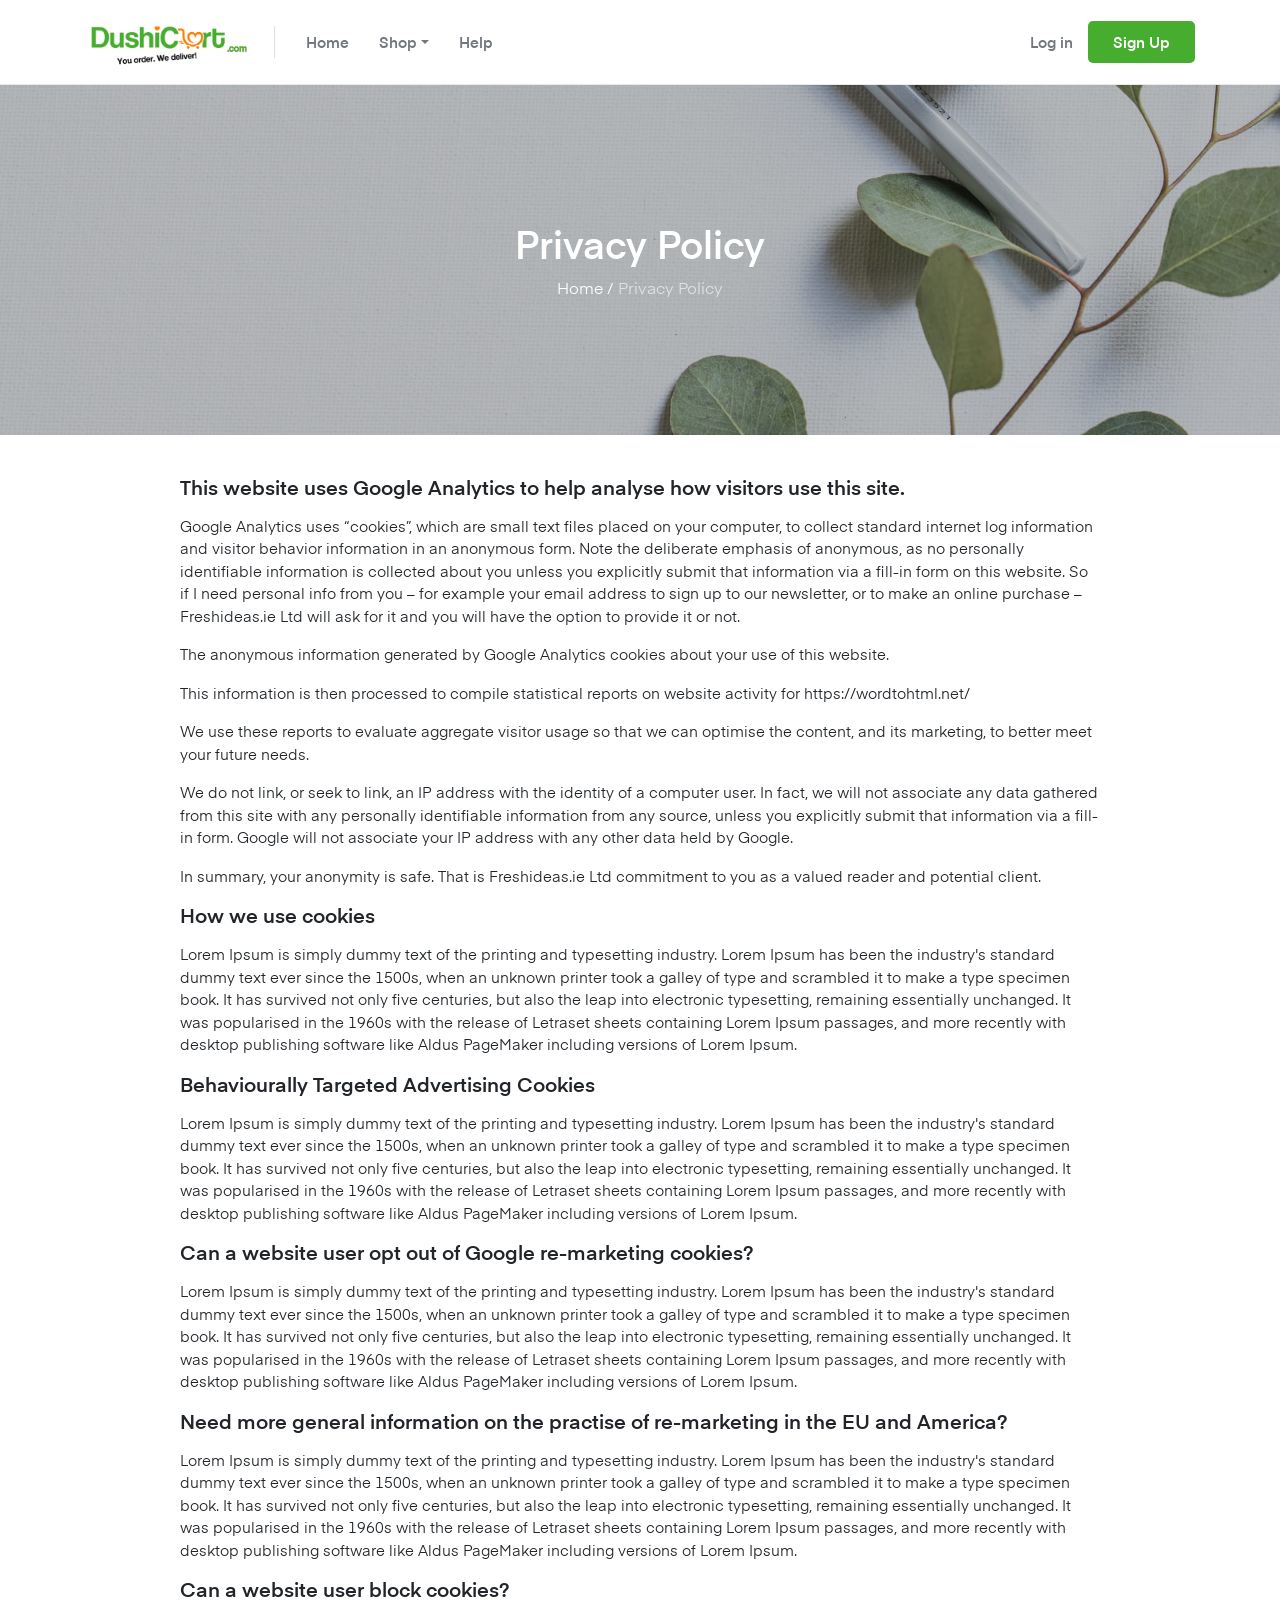
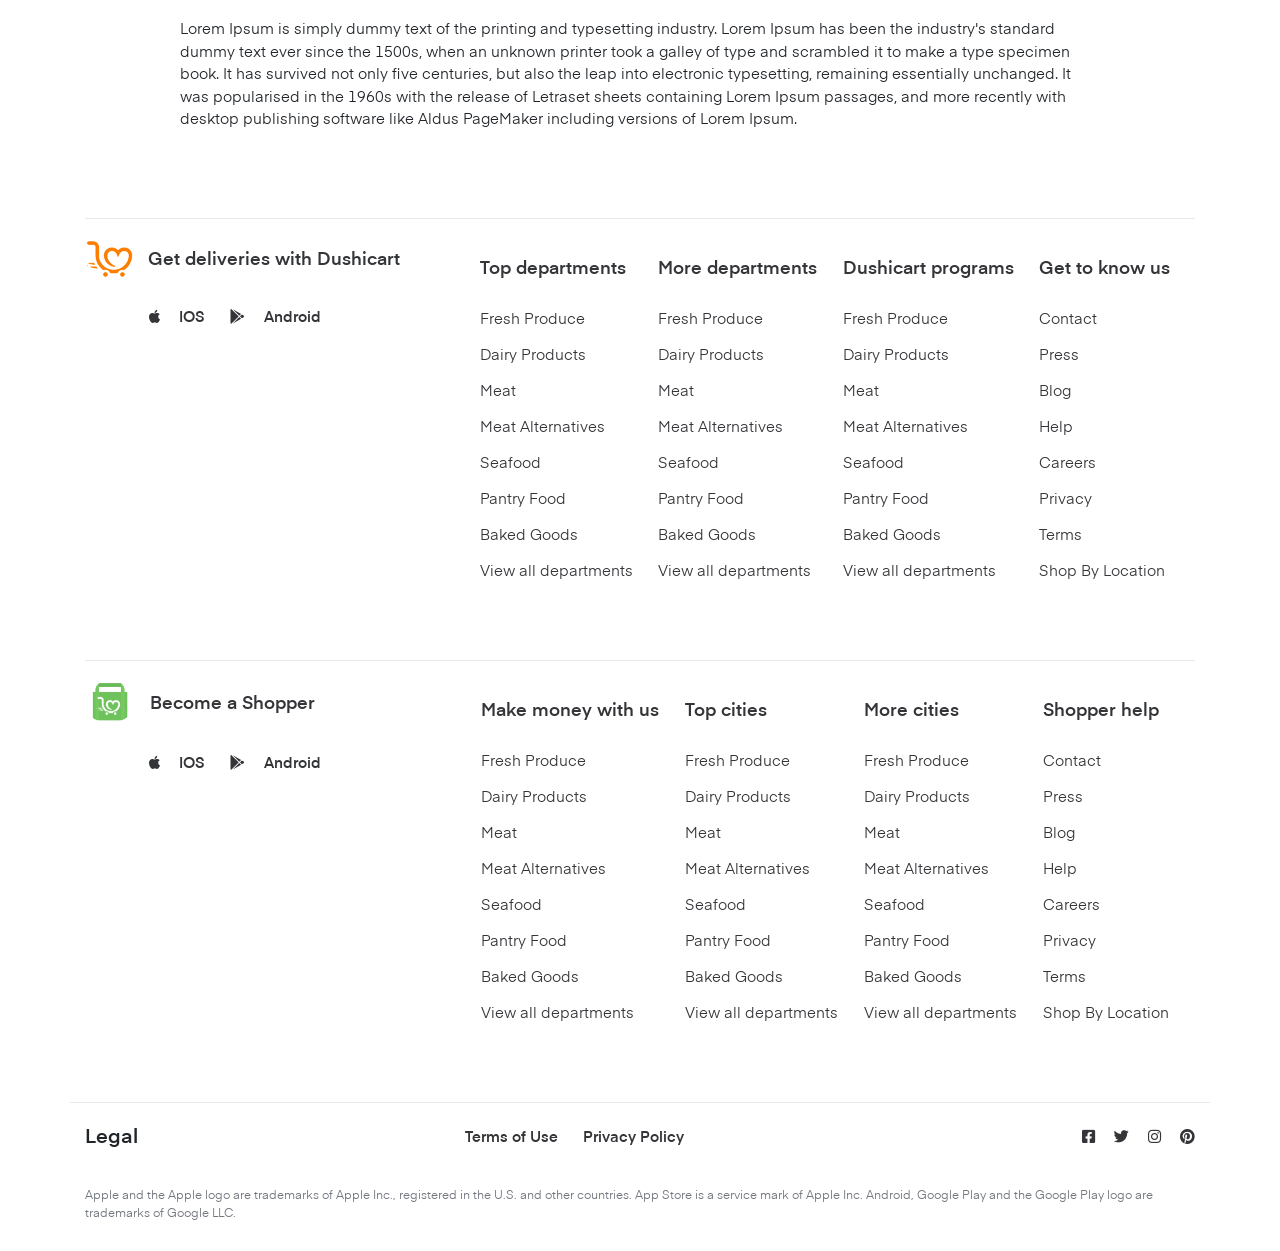
<file: CShop.WebApp/wwwroot/cshop-client/privacy-policy.html>
<!DOCTYPE html>
<html lang="en">
<head>
  <title>Dushicart</title>
  <meta charset="utf-8">
  <meta name="viewport" content="width=device-width, initial-scale=1">
  <link rel="stylesheet" href="https://maxcdn.bootstrapcdn.com/bootstrap/4.5.2/css/bootstrap.min.css">
  <link rel="stylesheet" type="text/css" href="css/custom-style.css">
  <link href="images/fav-ico.png" rel="icon" type="image/png" />
  <link rel="stylesheet" href="https://maxcdn.bootstrapcdn.com/font-awesome/4.7.0/css/font-awesome.min.css">
  <link rel="stylesheet" href="https://cdnjs.cloudflare.com/ajax/libs/font-awesome/5.11.2/css/all.min.css">
  <link as="font" crossorigin="anonymous" href="fonts/eina-regular-962b94746f466cf38b0dcc93ebf0703e.woff2" rel="preload" type="font/woff2" />
  <link as="font" crossorigin="anonymous" href="fonts/eina-semibold-3c45702adeba381bbd0bc600c987febd.woff2" rel="preload" type="font/woff2" />
  <link as="font" crossorigin="anonymous" href="fonts/eina-bold-df33d802f345a9037eb82e0c80e76547.woff2" rel="preload" type="font/woff2" />

</head>
<body>

  <header class="header-sticky header-main">
    <div class="container">
      <nav class="navbar navbar-expand-lg navbar-light">
        <a class="navbar-brand" href="/"><img src="images/dushicart-logo-N.png" class="img-fluid logo"></a>
        <button class="navbar-toggler" type="button" data-toggle="collapse" data-target="#navbarToggler" aria-controls="navbarToggler" aria-expanded="false" aria-label="Toggle navigation">
          <span class="navbar-toggler-icon"></span>
        </button>

        <div class="collapse navbar-collapse" id="navbarToggler">
          <ul class="navbar-nav mr-auto mt-2 mt-lg-0">
            <li class="nav-item">
              <a class="nav-link" href="javascript:void(0)">Home</a>
            </li>
            <li class="nav-item dropdown has-megamenu">
              <a class="nav-link dropdown-toggle" href="javascript:void(0)" data-toggle="dropdown" aria-expanded="false">Shop</a>
              <div class="dropdown-menu megamenu" role="menu">
                <ul class="mega-drop-bx">
                 <li><a href="#">Food</a></li>
                 <li><a href="#">Pantry</a></li>
                 <li><a href="#">Sea Foods</a></li>                
                 <li><a href="#">Baked Goods</a></li>
                 <li><a href="#">Dairy</a></li>
                 <li><a href="#">Fresh Produce</a></li>
                 <li><a href="#">Deli</a></li>  
                 <li><a href="#">Frozen Foods</a></li>  
                 <li><a href="#">Meat</a></li>            
                 <li><a href="#">Meat Alternative</a></li>
                 <li><a href="#">Beverages</a></li>
                 <li><a href="#">Alcohol</a></li>
                 <li><a href="#">Wine</a></li>
                 <li><a href="#">Liqour</a></li>
                 <li><a href="#">Beer</a></li>
                 <li><a href="#">Coffee</a></li>
                 <li><a href="#">Juice</a></li>
                 <li><a href="#">Soda</a></li>
                 <li><a href="#">Tea</a></li>
                 <li><a href="#">Water</a></li>
                 <li><a href="#">Organic Grocery</a></li>
               </ul>
             </div> <!-- dropdown-mega-menu.// -->
           </li>
           <li class="nav-item">
            <a class="nav-link" href="javascript:void(0)">Help</a>
          </li>
        </ul>

        <ul class="navbar-nav ml-auto">
          <li class="nav-item dropdown">
            <a class="nav-link log-in-btn" href="#" data-toggle="modal" data-target="#loginModal">Log in</a>
          </li>
          <li class="nav-item dropdown">
            <a class="nav-link sing-up-btn" data-toggle="modal" data-target="#signupModal" href="#">Sign Up</a>
          </li>
        </ul>

      </div>
    </nav>
  </div>
</header>
<!-- Header End Here --> 


<div class="breadcrumb-main">
  <div class="breadcrumb-inner">
    <img src="images/privacy-i1.jpg" class="img-fluid">
  </div> 
  <div class="common-breadcrumb">
    <h2>Privacy Policy</h2>  
    <span class="ssc-breadcrumb"><a href="/">Home</a></span><span class="divider"> / </span><span class="ssc-breadcrumb">Privacy Policy</span>
  </div>
</div><!-- breadcrumb End Here --> 


<div id="main-content" class="privacy-policy-main mb-5">
  <div class="container">
    <div class="row">
      <div class="col-md-10 offset-md-1">
        <h5 class="mb-3">This website uses Google Analytics to help analyse how visitors use this site.</h5>
        <p>Google Analytics uses “cookies”, which are small text files placed on your computer, to collect standard internet log information and visitor behavior information in an anonymous form. Note the deliberate emphasis of anonymous, as no personally identifiable information is collected about you unless you explicitly submit that information via a fill-in form on this website. So if I need personal info from you – for example your email address to sign up to our newsletter, or to make an online purchase – Freshideas.ie Ltd will ask for it and you will have the option to provide it or not.</p>

          <p>The anonymous information generated by Google Analytics cookies about your use of this website.</p>

          <p>This information is then processed to compile statistical reports on website activity for https://wordtohtml.net/</p>

          <p>We use these reports to evaluate aggregate visitor usage so that we can optimise the content, and its marketing, to better meet your future needs.</p>

          <p>We do not link, or seek to link, an IP address with the identity of a computer user. In fact, we will not associate any data gathered from this site with any personally identifiable information from any source, unless you explicitly submit that information via a fill-in form. Google will not associate your IP address with any other data held by Google.</p>

        <p>In summary, your anonymity is safe. That is Freshideas.ie Ltd commitment to you as a valued reader and potential client.</p>

        <h5 class="mb-3">How we use cookies</h5>
        <p>Lorem Ipsum is simply dummy text of the printing and typesetting industry. Lorem Ipsum has been the industry's standard dummy text ever since the 1500s, when an unknown printer took a galley of type and scrambled it to make a type specimen book. It has survived not only five centuries, but also the leap into electronic typesetting, remaining essentially unchanged. It was popularised in the 1960s with the release of Letraset sheets containing Lorem Ipsum passages, and more recently with desktop publishing software like Aldus PageMaker including versions of Lorem Ipsum.</p>

        <h5 class="mb-3">Behaviourally Targeted Advertising Cookies </h5>
        <p>Lorem Ipsum is simply dummy text of the printing and typesetting industry. Lorem Ipsum has been the industry's standard dummy text ever since the 1500s, when an unknown printer took a galley of type and scrambled it to make a type specimen book. It has survived not only five centuries, but also the leap into electronic typesetting, remaining essentially unchanged. It was popularised in the 1960s with the release of Letraset sheets containing Lorem Ipsum passages, and more recently with desktop publishing software like Aldus PageMaker including versions of Lorem Ipsum.</p>

        <h5 class="mb-3">Can a website user opt out of Google re-marketing cookies?</h5>
        <p>Lorem Ipsum is simply dummy text of the printing and typesetting industry. Lorem Ipsum has been the industry's standard dummy text ever since the 1500s, when an unknown printer took a galley of type and scrambled it to make a type specimen book. It has survived not only five centuries, but also the leap into electronic typesetting, remaining essentially unchanged. It was popularised in the 1960s with the release of Letraset sheets containing Lorem Ipsum passages, and more recently with desktop publishing software like Aldus PageMaker including versions of Lorem Ipsum.</p>

        <h5 class="mb-3">Need more general information on the practise of re-marketing in the EU and America?</h5>
        <p>Lorem Ipsum is simply dummy text of the printing and typesetting industry. Lorem Ipsum has been the industry's standard dummy text ever since the 1500s, when an unknown printer took a galley of type and scrambled it to make a type specimen book. It has survived not only five centuries, but also the leap into electronic typesetting, remaining essentially unchanged. It was popularised in the 1960s with the release of Letraset sheets containing Lorem Ipsum passages, and more recently with desktop publishing software like Aldus PageMaker including versions of Lorem Ipsum.</p>

        <h5 class="mb-3">Can a website user block cookies?</h5>
        <p>Lorem Ipsum is simply dummy text of the printing and typesetting industry. Lorem Ipsum has been the industry's standard dummy text ever since the 1500s, when an unknown printer took a galley of type and scrambled it to make a type specimen book. It has survived not only five centuries, but also the leap into electronic typesetting, remaining essentially unchanged. It was popularised in the 1960s with the release of Letraset sheets containing Lorem Ipsum passages, and more recently with desktop publishing software like Aldus PageMaker including versions of Lorem Ipsum.</p>

      </div>
    </div>
  </div>
</div><!-- category-main End Here --> 


<footer class="footer-main mt-4">
  <div class="container">
   <div class="row">
     <div class="col-sm-12">    
       <div class="common-footer top-ftr">
         <div class="shopers-left-bx">
          <div class="shopers-left-inner">
           <p class="get-deliver-para"><img src="images/fav-ico.png" class="img-fluid"><strong>Get deliveries with Dushicart</strong></p>
           <ul>
            <li><a href=""><i class="fab fa-apple"></i> IOS</a></li>
            <li><a href=""><i class="fab fa-google-play"></i> Android</a></li>
          </ul>
        </div>
      </div>
      <div class="shopers-right-bx">
       <div class="footer-links-bx">
        <h3>Top departments</h3>
        <button aria-expanded="false" class="mob-tbtn"><h3>Top departments</h3><i class="fas fa-chevron-down"></i></button>
        <div class="links-box">
          <ul>
            <li><a href="">Fresh Produce</a></li>
            <li><a href="">Dairy Products</a></li>
            <li><a href="">Meat</a></li>
            <li><a href="">Meat Alternatives</a></li>
            <li><a href="">Seafood</a></li>
            <li><a href="">Pantry Food</a></li>
            <li><a href="">Baked Goods</a></li>
            <li><a href="">View all departments</a></li>                    
          </ul>
        </div>
      </div>

      <div class="footer-links-bx">
        <h3>More departments</h3>
        <button aria-expanded="false" class="mob-tbtn"><h3>More departments</h3><i class="fas fa-chevron-down"></i></button>
        <div class="links-box">
          <ul>
            <li><a href="">Fresh Produce</a></li>
            <li><a href="">Dairy Products</a></li>
            <li><a href="">Meat</a></li>
            <li><a href="">Meat Alternatives</a></li>
            <li><a href="">Seafood</a></li>
            <li><a href="">Pantry Food</a></li>
            <li><a href="">Baked Goods</a></li>
            <li><a href="">View all departments</a></li>                    
          </ul>
        </div>
      </div>

      <div class="footer-links-bx">
        <h3>Dushicart programs</h3>
        <button aria-expanded="false" class="mob-tbtn"><h3>Dushicart programs</h3><i class="fas fa-chevron-down"></i></button>
        <div class="links-box">
          <ul>
            <li><a href="">Fresh Produce</a></li>
            <li><a href="">Dairy Products</a></li>
            <li><a href="">Meat</a></li>
            <li><a href="">Meat Alternatives</a></li>
            <li><a href="">Seafood</a></li>
            <li><a href="">Pantry Food</a></li>
            <li><a href="">Baked Goods</a></li>
            <li><a href="">View all departments</a></li>                    
          </ul>
        </div>
      </div>

      <div class="footer-links-bx">
        <h3>Get to know us</h3>
        <button aria-expanded="false" class="mob-tbtn"><h3>Get to know us</h3><i class="fas fa-chevron-down"></i></button>
        <div class="links-box">
          <ul>
            <li><a href="">Contact</a></li>
            <li><a href="">Press</a></li>
            <li><a href="">Blog</a></li>
            <li><a href="">Help</a></li>
            <li><a href="">Careers</a></li>
            <li><a href="">Privacy</a></li>
            <li><a href="">Terms</a></li>
            <li><a href="">Shop By Location</a></li>                    
          </ul>
        </div>
      </div>
    </div>
  </div>  

  <div class="common-footer bottom-ftr">
   <div class="shopers-left-bx">
    <div class="shopers-left-inner">
     <p class="get-deliver-para"><img src="images/cart-bag.png" class="img-fluid" width="50px;"><strong>Become a Shopper</strong></p>
     <ul>
      <li><a href=""><i class="fab fa-apple"></i> IOS</a></li>
      <li><a href=""><i class="fab fa-google-play"></i> Android</a></li>
    </ul>
  </div>
</div>
<div class="shopers-right-bx">
 <div class="footer-links-bx">
  <h3>Make money with us</h3>
  <button aria-expanded="false" class="mob-tbtn"><h3>Make money with us</h3><i class="fas fa-chevron-down"></i></button>
  <div class="links-box">
    <ul>
      <li><a href="">Fresh Produce</a></li>
      <li><a href="">Dairy Products</a></li>
      <li><a href="">Meat</a></li>
      <li><a href="">Meat Alternatives</a></li>
      <li><a href="">Seafood</a></li>
      <li><a href="">Pantry Food</a></li>
      <li><a href="">Baked Goods</a></li>
      <li><a href="">View all departments</a></li>                    
    </ul>
  </div>
</div>

<div class="footer-links-bx">
  <h3>Top cities</h3>
  <button aria-expanded="false" class="mob-tbtn"><h3>Top cities</h3><i class="fas fa-chevron-down"></i></button>
  <div class="links-box">
    <ul>
      <li><a href="">Fresh Produce</a></li>
      <li><a href="">Dairy Products</a></li>
      <li><a href="">Meat</a></li>
      <li><a href="">Meat Alternatives</a></li>
      <li><a href="">Seafood</a></li>
      <li><a href="">Pantry Food</a></li>
      <li><a href="">Baked Goods</a></li>
      <li><a href="">View all departments</a></li>                    
    </ul>
  </div>
</div>

<div class="footer-links-bx">
  <h3>More cities</h3>
  <button aria-expanded="false" class="mob-tbtn"><h3>More cities</h3><i class="fas fa-chevron-down"></i></button>
  <div class="links-box">
    <ul>
      <li><a href="">Fresh Produce</a></li>
      <li><a href="">Dairy Products</a></li>
      <li><a href="">Meat</a></li>
      <li><a href="">Meat Alternatives</a></li>
      <li><a href="">Seafood</a></li>
      <li><a href="">Pantry Food</a></li>
      <li><a href="">Baked Goods</a></li>
      <li><a href="">View all departments</a></li>                    
    </ul>
  </div>
</div>

<div class="footer-links-bx">
  <h3>Shopper help</h3>
  <button aria-expanded="false" class="mob-tbtn"><h3>Shopper help</h3><i class="fas fa-chevron-down"></i></button>
  <div class="links-box">
    <ul>
      <li><a href="">Contact</a></li>
      <li><a href="">Press</a></li>
      <li><a href="">Blog</a></li>
      <li><a href="">Help</a></li>
      <li><a href="">Careers</a></li>
      <li><a href="">Privacy</a></li>
      <li><a href="">Terms</a></li>
      <li><a href="">Shop By Location</a></li>                    
    </ul>
  </div>
</div>
</div>
</div>
</div>
</div>

<div class="row legal-info"> 
 <div class="col-sm-4">
   <h5>Legal</h5>
 </div>  
 <div class="col-sm-4">
  <ul>
    <li><a href="">Terms of Use</a></li>
    <li><a href="">Privacy Policy</a></li>
  </ul>
</div> 

<div class="col-sm-4">
  <div class="social">
    <a href="#" class="fab fa-facebook-square"></a>
    <a href="#" class="fab fa-twitter"></a>
    <a href="#" class="fab fa-instagram"></a>
    <a href="#" class="fab fa-pinterest"></a>
  </div>
</div> 

<div class="col-sm-12">
  <p class="btm-para">Apple and the Apple logo are trademarks of Apple Inc., registered in the U.S. and other countries. App Store is a service mark of Apple Inc. Android, Google Play and the Google Play logo are trademarks of Google LLC.</p>
</div>

</div>
</div>
</footer>
<!-- footer section End Here -->

<!-- Login login modal -->
<!-- Modal -->
<div class="modal fade login-signin-modal" id="loginModal" tabindex="-1" role="dialog" aria-labelledby="loginModalLabel" aria-hidden="true">
  <div class="modal-dialog" role="document">
    <div class="modal-content">
      <div class="modal-header">
        <button type="button" class="close" data-dismiss="modal" aria-label="Close">
          <span aria-hidden="true">&times;</span>
        </button>        
      </div>
      <div class="modal-main">
        <div class="modal-body">
         <h5 class="modal-title">Log in</h5>
         <form>
          <div class="form-group">
            <input type="email" class="form-control" id="loginInputEmail" aria-describedby="emailHelp" placeholder="Enter Email">
          </div>
          <div class="form-group">
            <input type="password" class="form-control" id="loginInputPassword" placeholder="Password">
          </div>
          <div class="form-group">
            <p class="reset-pswd">Forgot password? <a href="#">Reset it</a></p>
          </div>
          <button type="submit" class="btn loginbtn">Log in</button>
          <div class="modal-sepration"><div class="sepration-row"><span>or</span></div></div>

          <button class="btn phone"><i class="fas fa-phone-alt"></i>Continue with Phone</button>
          <button class="btn fb"><i class="fab fa-facebook-square"></i>Continue with  Facebook</button>
          <button class="btn google"><i class="fab fa-google"></i>Continue with Google</button>

        </form>
      </div>

      <div class="modal-footer">
        <p class="css-x8m6lp">Don’t have an account?</p>
        <button type="button" class="btn sing-up-link">Sign Up</button>
      </div>
    </div>
  </div>
</div>
</div>


<!-- Sign up login modal -->
<!-- Modal -->
<div class="modal fade login-signin-modal" id="signupModal" tabindex="-1" role="dialog" aria-labelledby="signupModalLabel" aria-hidden="true">
  <div class="modal-dialog" role="document">
    <div class="modal-content">
      <div class="modal-header">
        <button type="button" class="close" data-dismiss="modal" aria-label="Close">
          <span aria-hidden="true">&times;</span>
        </button>        
      </div>
      <div class="modal-main">
        <div class="modal-body">
         <h5 class="modal-title">Sign Up</h5>
         <form>
          <div class="form-group">
            <input type="email" class="form-control" id="signupInputEmail" aria-describedby="emailHelp" placeholder="Enter Email">
          </div>
          <div class="form-group">
            <p class="legal-info-md">By continuing, you agree to our <a href="#">Terms of Service </a> & <a href="#">Privacy Policy</a></p>
          </div>
          <button type="submit" class="btn loginbtn">Countinue</button>
          <div class="modal-sepration"><div class="sepration-row"><span>or</span></div></div>

          <button class="btn phone"><i class="fas fa-phone-alt"></i>Continue with Phone</button>
          <button class="btn fb"><i class="fab fa-facebook-square"></i>Continue with  Facebook</button>
          <button class="btn google"><i class="fab fa-google"></i>Continue with Google</button>

        </form>
      </div>

      <div class="modal-footer">
        <p class="css-x8m6lp">Already have an account?</p>
        <button type="button" class="btn sing-up-link">Log in</button>
      </div>
    </div>
  </div>
</div>
</div>


<!-- js start Here -->

<script src="https://ajax.googleapis.com/ajax/libs/jquery/3.5.1/jquery.min.js"></script>
<script src="https://cdnjs.cloudflare.com/ajax/libs/popper.js/1.16.0/umd/popper.min.js"></script>
<script src="https://maxcdn.bootstrapcdn.com/bootstrap/4.5.2/js/bootstrap.min.js"></script>

<script type="text/javascript">
  $(document).ready(function(){
    $(".mob-tbtn").click(function(){
      $(this).next().toggle(300);
      $(this).toggleClass("active");
    });
  });
</script>

</body>
</html>
</file>
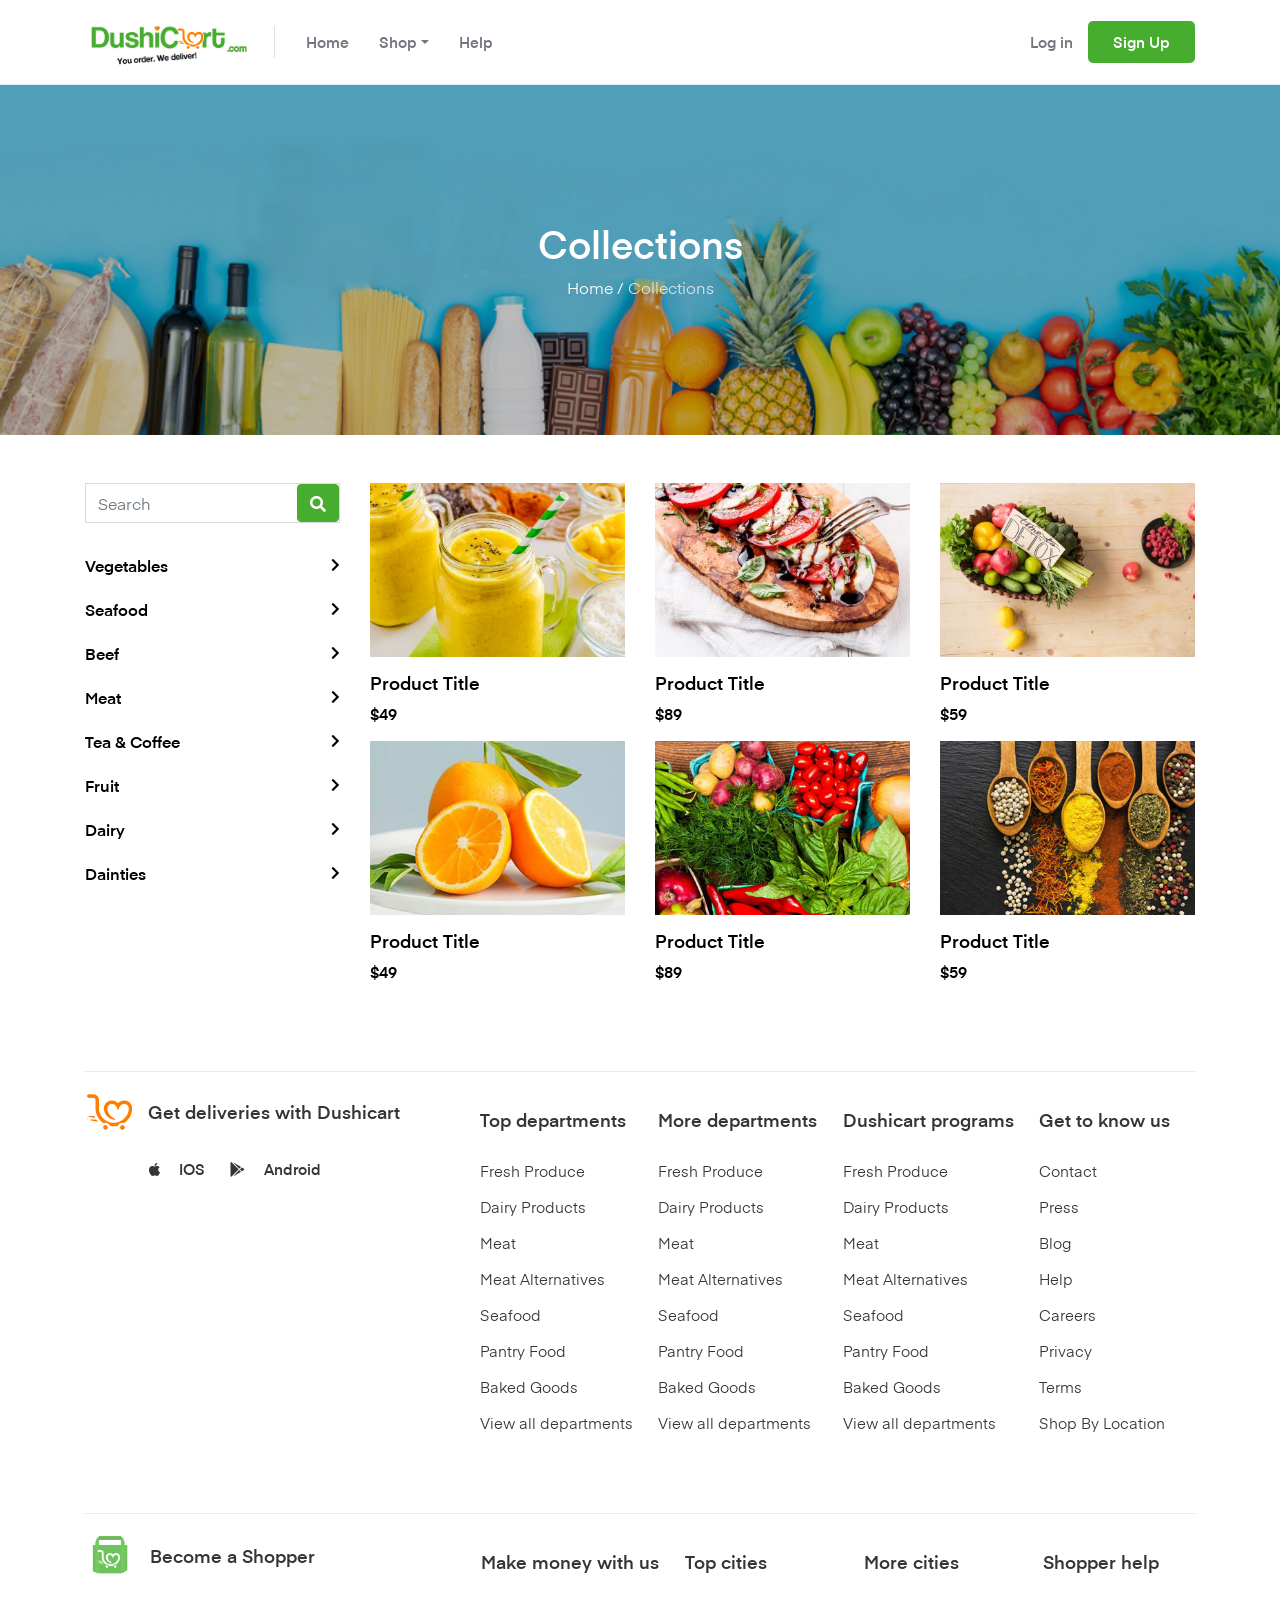
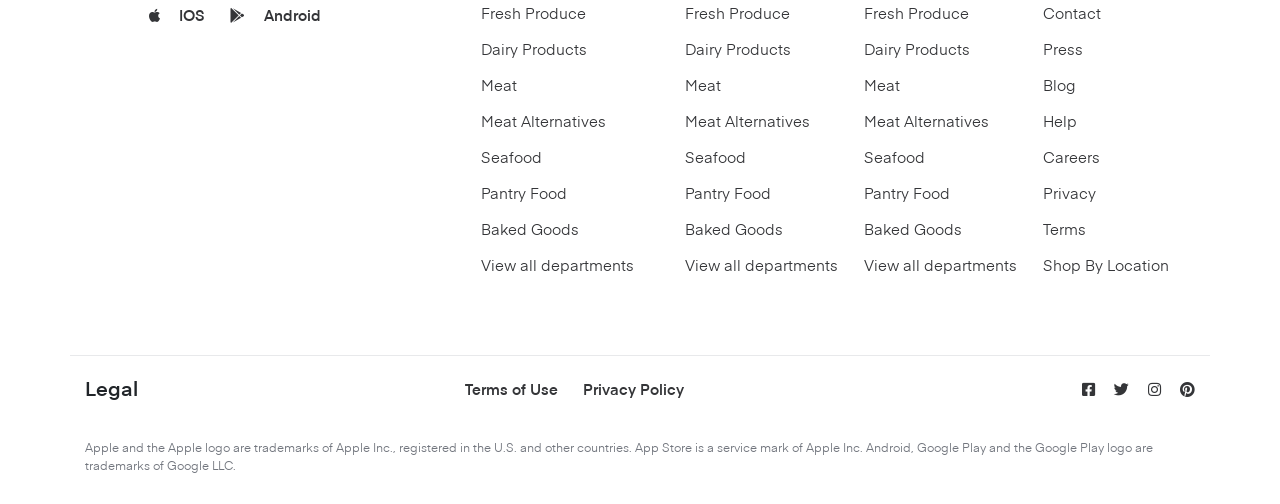
<file: CShop.WebApp/wwwroot/cshop-client/product-listing.html>
<!DOCTYPE html>
<html lang="en">
<head>
  <title>Dushicart</title>
  <meta charset="utf-8">
  <meta name="viewport" content="width=device-width, initial-scale=1">
  <link rel="stylesheet" href="https://maxcdn.bootstrapcdn.com/bootstrap/4.5.2/css/bootstrap.min.css">
  <link rel="stylesheet" type="text/css" href="css/custom-style.css">
  <link href="images/fav-ico.png" rel="icon" type="image/png" />
  <link rel="stylesheet" href="https://maxcdn.bootstrapcdn.com/font-awesome/4.7.0/css/font-awesome.min.css">
  <link rel="stylesheet" href="https://cdnjs.cloudflare.com/ajax/libs/font-awesome/5.11.2/css/all.min.css">
  <link as="font" crossorigin="anonymous" href="fonts/eina-regular-962b94746f466cf38b0dcc93ebf0703e.woff2" rel="preload" type="font/woff2" />
  <link as="font" crossorigin="anonymous" href="fonts/eina-semibold-3c45702adeba381bbd0bc600c987febd.woff2" rel="preload" type="font/woff2" />
  <link as="font" crossorigin="anonymous" href="fonts/eina-bold-df33d802f345a9037eb82e0c80e76547.woff2" rel="preload" type="font/woff2" />

</head>
<body>

 <header class="header-sticky header-main">
  <div class="container">
    <nav class="navbar navbar-expand-lg navbar-light">
      <a class="navbar-brand" href="/"><img src="images/dushicart-logo-N.png" class="img-fluid logo"></a>
      <button class="navbar-toggler" type="button" data-toggle="collapse" data-target="#navbarToggler" aria-controls="navbarToggler" aria-expanded="false" aria-label="Toggle navigation">
        <span class="navbar-toggler-icon"></span>
      </button>

      <div class="collapse navbar-collapse" id="navbarToggler">
        <ul class="navbar-nav mr-auto mt-2 mt-lg-0">
          <li class="nav-item">
            <a class="nav-link" href="javascript:void(0)">Home</a>
          </li>
          <li class="nav-item dropdown has-megamenu">
            <a class="nav-link dropdown-toggle" href="javascript:void(0)" data-toggle="dropdown" aria-expanded="false">Shop</a>
            <div class="dropdown-menu megamenu" role="menu">
              <ul class="mega-drop-bx">
               <li><a href="#">Food</a></li>
               <li><a href="#">Pantry</a></li>
               <li><a href="#">Sea Foods</a></li>                
               <li><a href="#">Baked Goods</a></li>
               <li><a href="#">Dairy</a></li>
               <li><a href="#">Fresh Produce</a></li>
               <li><a href="#">Deli</a></li>  
               <li><a href="#">Frozen Foods</a></li>  
               <li><a href="#">Meat</a></li>            
               <li><a href="#">Meat Alternative</a></li>
               <li><a href="#">Beverages</a></li>
               <li><a href="#">Alcohol</a></li>
               <li><a href="#">Wine</a></li>
               <li><a href="#">Liqour</a></li>
               <li><a href="#">Beer</a></li>
               <li><a href="#">Coffee</a></li>
               <li><a href="#">Juice</a></li>
               <li><a href="#">Soda</a></li>
               <li><a href="#">Tea</a></li>
               <li><a href="#">Water</a></li>
               <li><a href="#">Organic Grocery</a></li>
             </ul>
           </div> <!-- dropdown-mega-menu.// -->
         </li>
         <li class="nav-item">
          <a class="nav-link" href="javascript:void(0)">Help</a>
        </li>
      </ul>

      <ul class="navbar-nav ml-auto">
        <li class="nav-item dropdown">
          <a class="nav-link log-in-btn" href="#" data-toggle="modal" data-target="#loginModal">Log in</a>
        </li>
        <li class="nav-item dropdown">
          <a class="nav-link sing-up-btn" data-toggle="modal" data-target="#signupModal" href="#">Sign Up</a>
        </li>
      </ul>

    </div>
  </nav>
</div>
</header>
<!-- Header End Here --> 

<div class="breadcrumb-main">
  <div class="breadcrumb-inner">
    <img src="images/middle-bg-1.jpg" class="img-fluid">
  </div> 
  <div class="common-breadcrumb">
    <h2>Collections</h2>  
    <span class="ssc-breadcrumb"><a href="/">Home</a></span><span class="divider"> / </span><span class="ssc-breadcrumb">Collections</span>
  </div> 
</div><!-- breadcrumb End Here --> 


<div id="main-content" class="product-listing-main mt-5 mb-5">
  <div class="container">
    <div class="row">
     <div class="col-sm-4 col-md-3">
      <div class="side-nav-categories">
        <div class="search-group">
          <div class="form-outline">
            <input type="search" id="form1" class="form-control" placeholder="Search" />
          </div>
          <button type="button" class="btn btn-primary">
            <i class="fas fa-search"></i>
          </button>
        </div>
        <div class="box-content box-category">      
          <ul>
            <li><a href="javascript:void(0)" class="cat">Vegetables <i class="fas fa-chevron-right"></i></a>
              <ul class="level">
                <li> <a href="#"><span>Product-1</span></a> </li>
                <li> <a href="#"><span>Product-2</span></a> </li>
                <li> <a href="#"><span>Product-3</span></a> </li>
                <li> <a href="#"><span>Product-4</span></a> </li>
              </ul>
              <!--level--> 
            </li>

            <li><a href="javascript:void(0)" class="cat">Seafood <i class="fas fa-chevron-right"></i></a>
              <ul class="level">
                <li> <a href="#"><span>Product-1</span></a> </li>
                <li> <a href="#"><span>Product-2</span></a> </li>
                <li> <a href="#"><span>Product-3</span></a> </li>
                <li> <a href="#"><span>Product-4</span></a> </li>
              </ul>
              <!--level--> 
            </li>

            <li><a href="javascript:void(0)" class="cat">Beef <i class="fas fa-chevron-right"></i></a>
              <ul class="level">
                <li> <a href="#"><span>Product-1</span></a> </li>
                <li> <a href="#"><span>Product-2</span></a> </li>
                <li> <a href="#"><span>Product-3</span></a> </li>
                <li> <a href="#"><span>Product-4</span></a> </li>
              </ul>
              <!--level--> 
            </li>

            <li><a href="javascript:void(0)" class="cat">Meat <i class="fas fa-chevron-right"></i></a>
              <ul class="level">
                <li> <a href="#"><span>Product-1</span></a> </li>
                <li> <a href="#"><span>Product-2</span></a> </li>
                <li> <a href="#"><span>Product-3</span></a> </li>
                <li> <a href="#"><span>Product-4</span></a> </li>
              </ul>
              <!--level--> 
            </li>

            <li><a href="javascript:void(0)" class="cat">Tea & Coffee <i class="fas fa-chevron-right"></i></a>
              <ul class="level">
                <li> <a href="#"><span>Product-1</span></a> </li>
                <li> <a href="#"><span>Product-2</span></a> </li>
                <li> <a href="#"><span>Product-3</span></a> </li>
                <li> <a href="#"><span>Product-4</span></a> </li>
              </ul>
              <!--level--> 
            </li>

            <li><a href="javascript:void(0)" class="cat">Fruit <i class="fas fa-chevron-right"></i></a>
              <ul class="level">
                <li> <a href="#"><span>Product-1</span></a> </li>
                <li> <a href="#"><span>Product-2</span></a> </li>
                <li> <a href="#"><span>Product-3</span></a> </li>
                <li> <a href="#"><span>Product-4</span></a> </li>
              </ul>
              <!--level--> 
            </li>
            <li><a href="javascript:void(0)" class="cat">Dairy <i class="fas fa-chevron-right"></i></a>
              <ul class="level">
                <li> <a href="#"><span>Product-1</span></a> </li>
                <li> <a href="#"><span>Product-2</span></a> </li>
                <li> <a href="#"><span>Product-3</span></a> </li>
                <li> <a href="#"><span>Product-4</span></a> </li>
              </ul>
              <!--level--> 
            </li>

            <li><a href="javascript:void(0)" class="cat">Dainties <i class="fas fa-chevron-right"></i></a>
              <ul class="level">
                <li> <a href="#"><span>Product-1</span></a> </li>
                <li> <a href="#"><span>Product-2</span></a> </li>
                <li> <a href="#"><span>Product-3</span></a> </li>
                <li> <a href="#"><span>Product-4</span></a> </li>
              </ul>
              <!--level--> 
            </li>

          </ul>      
        </div> 
      </div>
    </div>

    <div class="col-sm-8 col-md-9 pro-list"> 
      <div class="row">
        <div class="col-sm-6 col-md-4">
          <div class="product-box"> 
            <a href="#" class="product-link">
             <img src="images/prol-1.jpg" class="img-fluid">
             <h5>Product Title</h5> 
             <p>$49</p>
           </a>  
           <a href="#" class="button add_to_cart_button">Add to cart</a>
         </div>
       </div>

       <div class="col-sm-6 col-md-4"> 
        <div class="product-box">
          <a href="#" class="product-link">
           <img src="images/prol-2.jpg" class="img-fluid">
           <h5>Product Title</h5> 
           <p>$89</p>
         </a>
         <a href="#" class="button add_to_cart_button">Add to cart</a>
       </div>
     </div>

     <div class="col-sm-6 col-md-4">
      <div class="product-box">
        <a href="#" class="product-link">         
         <img src="images/prol-3.jpg" class="img-fluid">
         <h5>Product Title</h5> 
         <p>$59</p>
       </a> 
       <a href="#" class="button add_to_cart_button">Add to cart</a>          
     </div>
   </div>

   <div class="col-sm-6 col-md-4">
    <div class="product-box"> 
      <a href="#" class="product-link">        
       <img src="images/prol-4.jpg" class="img-fluid">
       <h5>Product Title</h5> 
       <p>$49</p>
     </a>
     <a href="#" class="button add_to_cart_button">Add to cart</a>          
   </div>
 </div>

 <div class="col-sm-6 col-md-4">
  <div class="product-box">  
    <a href="#" class="product-link">      
     <img src="images/prol-5.jpg" class="img-fluid">
     <h5>Product Title</h5> 
     <p>$89</p>
   </a>  
   <a href="#" class="button add_to_cart_button">Add to cart</a>          
 </div>
</div>

<div class="col-sm-6 col-md-4">
  <div class="product-box"> 
   <a href="#" class="product-link"> 
     <img src="images/prol-6.jpg" class="img-fluid">
     <h5>Product Title</h5> 
     <p>$59</p>
   </a>  
   <a href="#" class="button add_to_cart_button">Add to cart</a>        
 </div>
</div>

</div>
</div>

</div>
</div>
</div><!-- category-main End Here -->        


<footer class="footer-main mt-4">
  <div class="container">
   <div class="row">
     <div class="col-sm-12">    
       <div class="common-footer top-ftr">
         <div class="shopers-left-bx">
          <div class="shopers-left-inner">
           <p class="get-deliver-para"><img src="images/fav-ico.png" class="img-fluid"><strong>Get deliveries with Dushicart</strong></p>
           <ul>
            <li><a href=""><i class="fab fa-apple"></i> IOS</a></li>
            <li><a href=""><i class="fab fa-google-play"></i> Android</a></li>
          </ul>
        </div>
      </div>
      <div class="shopers-right-bx">
       <div class="footer-links-bx">
        <h3>Top departments</h3>
        <button aria-expanded="false" class="mob-tbtn"><h3>Top departments</h3><i class="fas fa-chevron-down"></i></button>
        <div class="links-box">
          <ul>
            <li><a href="">Fresh Produce</a></li>
            <li><a href="">Dairy Products</a></li>
            <li><a href="">Meat</a></li>
            <li><a href="">Meat Alternatives</a></li>
            <li><a href="">Seafood</a></li>
            <li><a href="">Pantry Food</a></li>
            <li><a href="">Baked Goods</a></li>
            <li><a href="">View all departments</a></li>                    
          </ul>
        </div>
      </div>

      <div class="footer-links-bx">
        <h3>More departments</h3>
        <button aria-expanded="false" class="mob-tbtn"><h3>More departments</h3><i class="fas fa-chevron-down"></i></button>
        <div class="links-box">
          <ul>
            <li><a href="">Fresh Produce</a></li>
            <li><a href="">Dairy Products</a></li>
            <li><a href="">Meat</a></li>
            <li><a href="">Meat Alternatives</a></li>
            <li><a href="">Seafood</a></li>
            <li><a href="">Pantry Food</a></li>
            <li><a href="">Baked Goods</a></li>
            <li><a href="">View all departments</a></li>                    
          </ul>
        </div>
      </div>

      <div class="footer-links-bx">
        <h3>Dushicart programs</h3>
        <button aria-expanded="false" class="mob-tbtn"><h3>Dushicart programs</h3><i class="fas fa-chevron-down"></i></button>
        <div class="links-box">
          <ul>
            <li><a href="">Fresh Produce</a></li>
            <li><a href="">Dairy Products</a></li>
            <li><a href="">Meat</a></li>
            <li><a href="">Meat Alternatives</a></li>
            <li><a href="">Seafood</a></li>
            <li><a href="">Pantry Food</a></li>
            <li><a href="">Baked Goods</a></li>
            <li><a href="">View all departments</a></li>                    
          </ul>
        </div>
      </div>

      <div class="footer-links-bx">
        <h3>Get to know us</h3>
        <button aria-expanded="false" class="mob-tbtn"><h3>Get to know us</h3><i class="fas fa-chevron-down"></i></button>
        <div class="links-box">
          <ul>
            <li><a href="">Contact</a></li>
            <li><a href="">Press</a></li>
            <li><a href="">Blog</a></li>
            <li><a href="">Help</a></li>
            <li><a href="">Careers</a></li>
            <li><a href="">Privacy</a></li>
            <li><a href="">Terms</a></li>
            <li><a href="">Shop By Location</a></li>                    
          </ul>
        </div>
      </div>
    </div>
  </div>  

  <div class="common-footer bottom-ftr">
   <div class="shopers-left-bx">
    <div class="shopers-left-inner">
     <p class="get-deliver-para"><img src="images/cart-bag.png" class="img-fluid" width="50px;"><strong>Become a Shopper</strong></p>
     <ul>
      <li><a href=""><i class="fab fa-apple"></i> IOS</a></li>
      <li><a href=""><i class="fab fa-google-play"></i> Android</a></li>
    </ul>
  </div>
</div>
<div class="shopers-right-bx">
 <div class="footer-links-bx">
  <h3>Make money with us</h3>
  <button aria-expanded="false" class="mob-tbtn"><h3>Make money with us</h3><i class="fas fa-chevron-down"></i></button>
  <div class="links-box">
    <ul>
      <li><a href="">Fresh Produce</a></li>
      <li><a href="">Dairy Products</a></li>
      <li><a href="">Meat</a></li>
      <li><a href="">Meat Alternatives</a></li>
      <li><a href="">Seafood</a></li>
      <li><a href="">Pantry Food</a></li>
      <li><a href="">Baked Goods</a></li>
      <li><a href="">View all departments</a></li>                    
    </ul>
  </div>
</div>

<div class="footer-links-bx">
  <h3>Top cities</h3>
  <button aria-expanded="false" class="mob-tbtn"><h3>Top cities</h3><i class="fas fa-chevron-down"></i></button>
  <div class="links-box">
    <ul>
      <li><a href="">Fresh Produce</a></li>
      <li><a href="">Dairy Products</a></li>
      <li><a href="">Meat</a></li>
      <li><a href="">Meat Alternatives</a></li>
      <li><a href="">Seafood</a></li>
      <li><a href="">Pantry Food</a></li>
      <li><a href="">Baked Goods</a></li>
      <li><a href="">View all departments</a></li>                    
    </ul>
  </div>
</div>

<div class="footer-links-bx">
  <h3>More cities</h3>
  <button aria-expanded="false" class="mob-tbtn"><h3>More cities</h3><i class="fas fa-chevron-down"></i></button>
  <div class="links-box">
    <ul>
      <li><a href="">Fresh Produce</a></li>
      <li><a href="">Dairy Products</a></li>
      <li><a href="">Meat</a></li>
      <li><a href="">Meat Alternatives</a></li>
      <li><a href="">Seafood</a></li>
      <li><a href="">Pantry Food</a></li>
      <li><a href="">Baked Goods</a></li>
      <li><a href="">View all departments</a></li>                    
    </ul>
  </div>
</div>

<div class="footer-links-bx">
  <h3>Shopper help</h3>
  <button aria-expanded="false" class="mob-tbtn"><h3>Shopper help</h3><i class="fas fa-chevron-down"></i></button>
  <div class="links-box">
    <ul>
      <li><a href="">Contact</a></li>
      <li><a href="">Press</a></li>
      <li><a href="">Blog</a></li>
      <li><a href="">Help</a></li>
      <li><a href="">Careers</a></li>
      <li><a href="">Privacy</a></li>
      <li><a href="">Terms</a></li>
      <li><a href="">Shop By Location</a></li>                    
    </ul>
  </div>
</div>
</div>
</div>
</div>
</div>

<div class="row legal-info"> 
 <div class="col-sm-4">
   <h5>Legal</h5>
 </div>  
 <div class="col-sm-4">
  <ul>
    <li><a href="">Terms of Use</a></li>
    <li><a href="">Privacy Policy</a></li>
  </ul>
</div> 

<div class="col-sm-4">
  <div class="social">
    <a href="#" class="fab fa-facebook-square"></a>
    <a href="#" class="fab fa-twitter"></a>
    <a href="#" class="fab fa-instagram"></a>
    <a href="#" class="fab fa-pinterest"></a>
  </div>
</div> 

<div class="col-sm-12">
  <p class="btm-para">Apple and the Apple logo are trademarks of Apple Inc., registered in the U.S. and other countries. App Store is a service mark of Apple Inc. Android, Google Play and the Google Play logo are trademarks of Google LLC.</p>
</div>

</div>
</div>
</footer>
<!-- footer section End Here -->

<!-- Login login modal -->
<!-- Modal -->
<div class="modal fade login-signin-modal" id="loginModal" tabindex="-1" role="dialog" aria-labelledby="loginModalLabel" aria-hidden="true">
  <div class="modal-dialog" role="document">
    <div class="modal-content">
      <div class="modal-header">
        <button type="button" class="close" data-dismiss="modal" aria-label="Close">
          <span aria-hidden="true">&times;</span>
        </button>        
      </div>
      <div class="modal-main">
        <div class="modal-body">
         <h5 class="modal-title">Log in</h5>
         <form>
          <div class="form-group">
            <input type="email" class="form-control" id="loginInputEmail" aria-describedby="emailHelp" placeholder="Enter Email">
          </div>
          <div class="form-group">
            <input type="password" class="form-control" id="loginInputPassword" placeholder="Password">
          </div>
          <div class="form-group">
            <p class="reset-pswd">Forgot password? <a href="#">Reset it</a></p>
          </div>
          <button type="submit" class="btn loginbtn">Log in</button>
          <div class="modal-sepration"><div class="sepration-row"><span>or</span></div></div>

          <button class="btn phone"><i class="fas fa-phone-alt"></i>Continue with Phone</button>
          <button class="btn fb"><i class="fab fa-facebook-square"></i>Continue with  Facebook</button>
          <button class="btn google"><i class="fab fa-google"></i>Continue with Google</button>

        </form>
      </div>

      <div class="modal-footer">
        <p class="css-x8m6lp">Don’t have an account?</p>
        <button type="button" class="btn sing-up-link">Sign Up</button>
      </div>
    </div>
  </div>
</div>
</div>


<!-- Sign up login modal -->
<!-- Modal -->
<div class="modal fade login-signin-modal" id="signupModal" tabindex="-1" role="dialog" aria-labelledby="signupModalLabel" aria-hidden="true">
  <div class="modal-dialog" role="document">
    <div class="modal-content">
      <div class="modal-header">
        <button type="button" class="close" data-dismiss="modal" aria-label="Close">
          <span aria-hidden="true">&times;</span>
        </button>        
      </div>
      <div class="modal-main">
        <div class="modal-body">
         <h5 class="modal-title">Sign Up</h5>
         <form>
          <div class="form-group">
            <input type="email" class="form-control" id="signupInputEmail" aria-describedby="emailHelp" placeholder="Enter Email">
          </div>
          <div class="form-group">
            <p class="legal-info-md">By continuing, you agree to our <a href="#">Terms of Service </a> & <a href="#">Privacy Policy</a></p>
          </div>
          <button type="submit" class="btn loginbtn">Countinue</button>
          <div class="modal-sepration"><div class="sepration-row"><span>or</span></div></div>

          <button class="btn phone"><i class="fas fa-phone-alt"></i>Continue with Phone</button>
          <button class="btn fb"><i class="fab fa-facebook-square"></i>Continue with  Facebook</button>
          <button class="btn google"><i class="fab fa-google"></i>Continue with Google</button>

        </form>
      </div>

      <div class="modal-footer">
        <p class="css-x8m6lp">Already have an account?</p>
        <button type="button" class="btn sing-up-link">Log in</button>
      </div>
    </div>
  </div>
</div>
</div>


<!-- js start Here -->

<script src="https://ajax.googleapis.com/ajax/libs/jquery/3.5.1/jquery.min.js"></script>
<script src="https://cdnjs.cloudflare.com/ajax/libs/popper.js/1.16.0/umd/popper.min.js"></script>
<script src="https://maxcdn.bootstrapcdn.com/bootstrap/4.5.2/js/bootstrap.min.js"></script>


<script type="text/javascript">
  $(document).ready(function(){
    $(".mob-tbtn").click(function(){
      $(this).next().toggle(300);
      $(this).toggleClass("active");
    });

    $(".cat").click(function(){
      event.preventDefault()          
      if($(this).hasClass('active')){     
        $(this).toggleClass("active");
      //$('.cat').toggleClass("active");
    }else{
      $('.cat').removeClass("active");
      $(this).addClass("active");
    }      
  });

  });
</script>
</body>
</html>
</file>
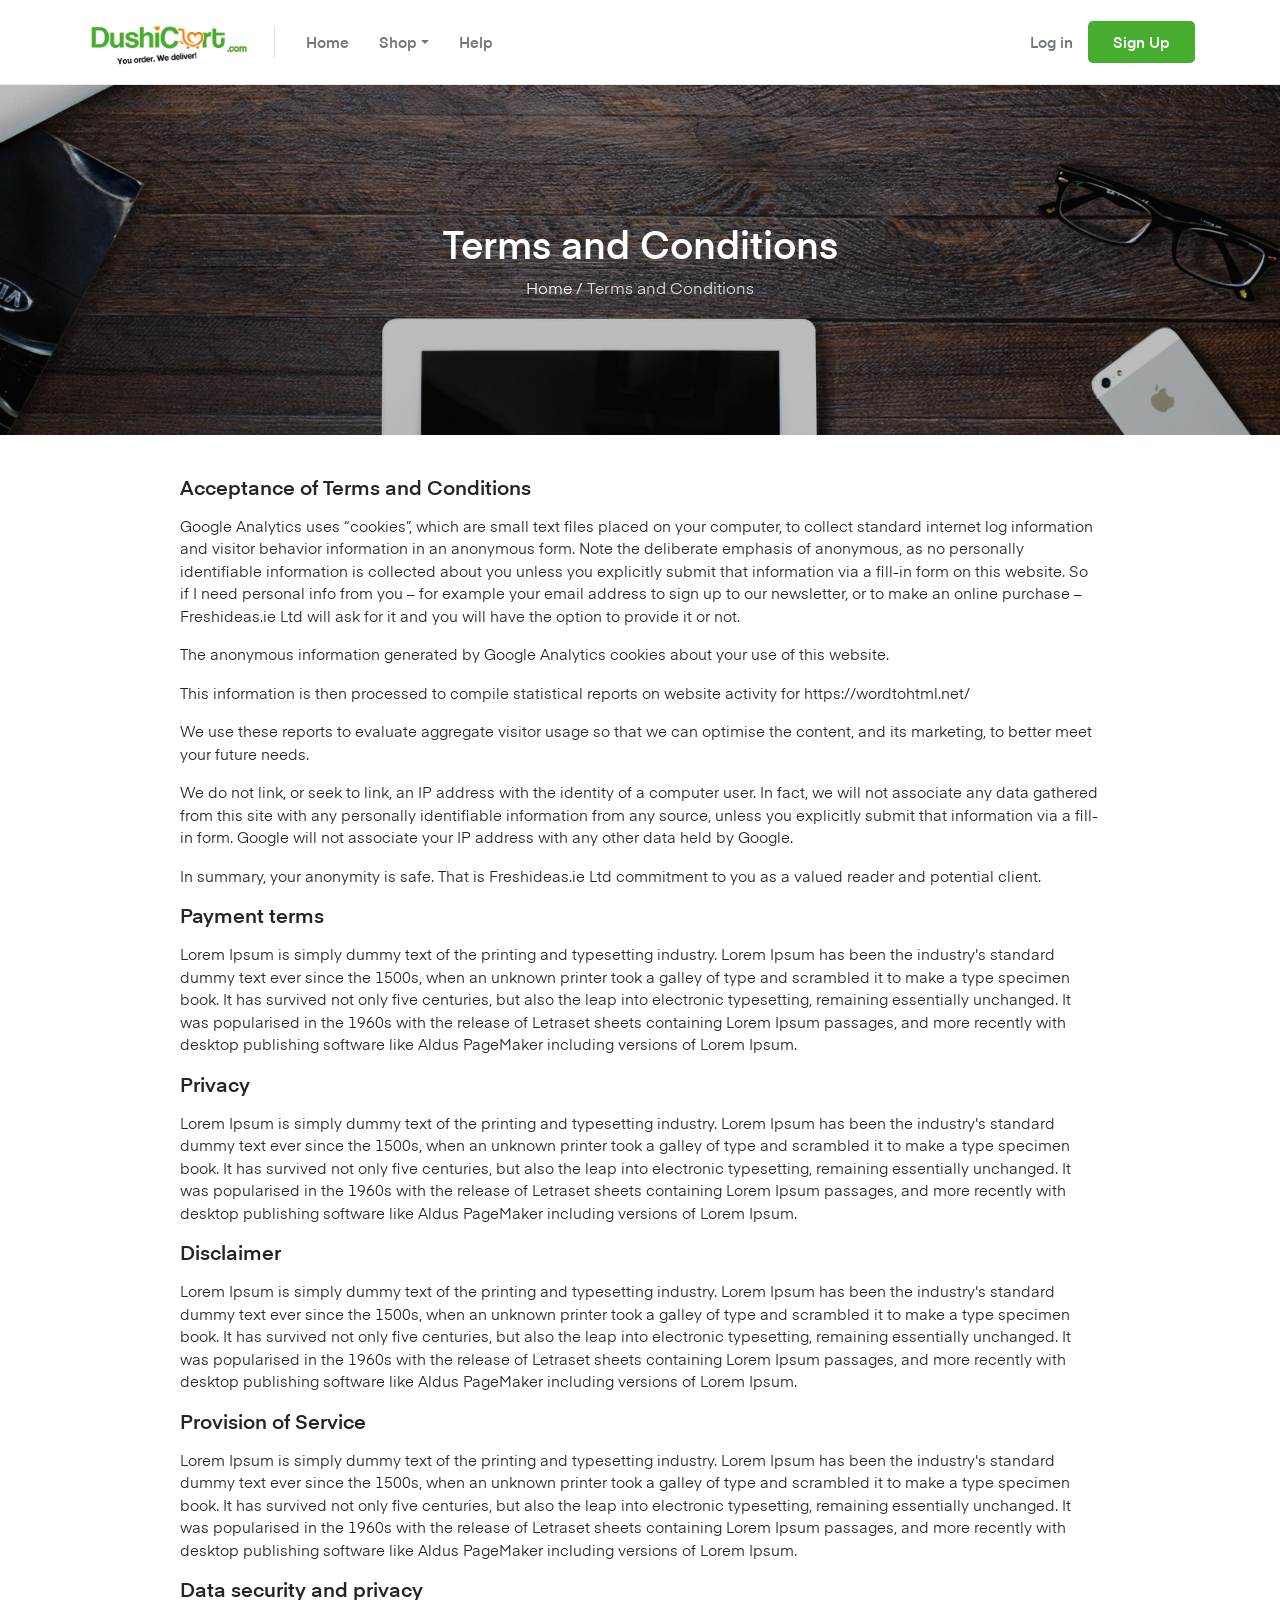
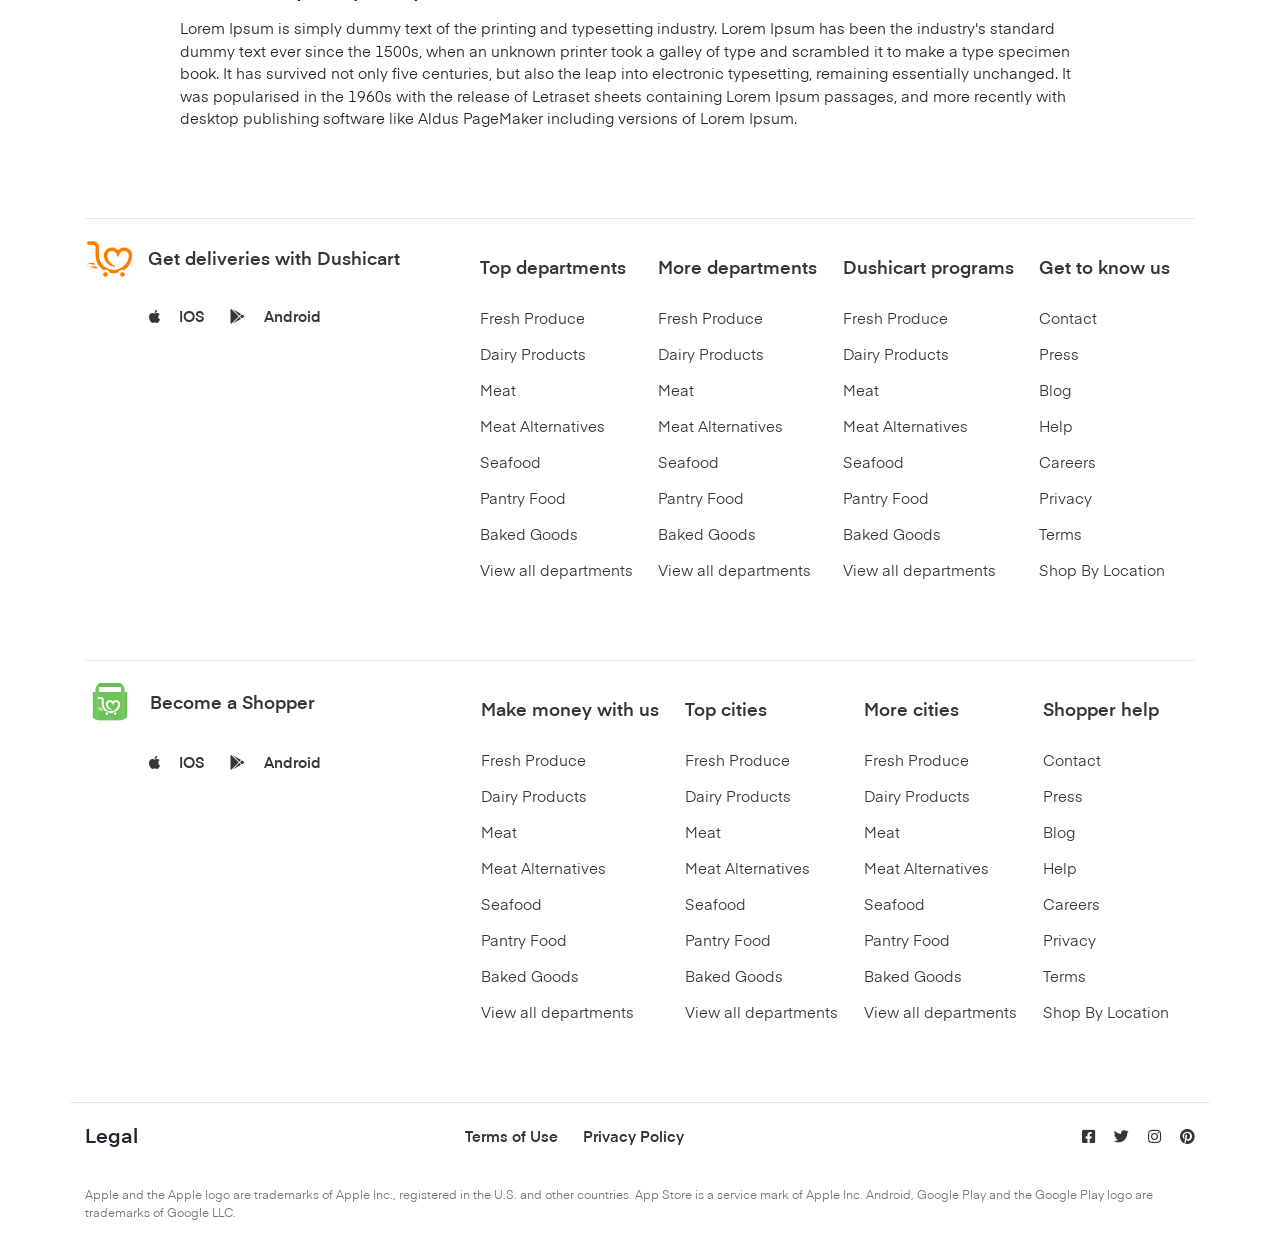
<file: CShop.WebApp/wwwroot/cshop-client/terms&conditions.html>
<!DOCTYPE html>
<html lang="en">
<head>
  <title>Dushicart</title>
  <meta charset="utf-8">
  <meta name="viewport" content="width=device-width, initial-scale=1">
  <link rel="stylesheet" href="https://maxcdn.bootstrapcdn.com/bootstrap/4.5.2/css/bootstrap.min.css">
  <link rel="stylesheet" type="text/css" href="css/custom-style.css">
  <link href="images/fav-ico.png" rel="icon" type="image/png" />
  <link rel="stylesheet" href="https://maxcdn.bootstrapcdn.com/font-awesome/4.7.0/css/font-awesome.min.css">
  <link rel="stylesheet" href="https://cdnjs.cloudflare.com/ajax/libs/font-awesome/5.11.2/css/all.min.css">
  <link as="font" crossorigin="anonymous" href="fonts/eina-regular-962b94746f466cf38b0dcc93ebf0703e.woff2" rel="preload" type="font/woff2" />
  <link as="font" crossorigin="anonymous" href="fonts/eina-semibold-3c45702adeba381bbd0bc600c987febd.woff2" rel="preload" type="font/woff2" />
  <link as="font" crossorigin="anonymous" href="fonts/eina-bold-df33d802f345a9037eb82e0c80e76547.woff2" rel="preload" type="font/woff2" />

</head>
<body>

  <header class="header-sticky header-main">
    <div class="container">
      <nav class="navbar navbar-expand-lg navbar-light">
        <a class="navbar-brand" href="/"><img src="images/dushicart-logo-N.png" class="img-fluid logo"></a>
        <button class="navbar-toggler" type="button" data-toggle="collapse" data-target="#navbarToggler" aria-controls="navbarToggler" aria-expanded="false" aria-label="Toggle navigation">
          <span class="navbar-toggler-icon"></span>
        </button>

        <div class="collapse navbar-collapse" id="navbarToggler">
          <ul class="navbar-nav mr-auto mt-2 mt-lg-0">
            <li class="nav-item">
              <a class="nav-link" href="javascript:void(0)">Home</a>
            </li>
            <li class="nav-item dropdown has-megamenu">
              <a class="nav-link dropdown-toggle" href="javascript:void(0)" data-toggle="dropdown" aria-expanded="false">Shop</a>
              <div class="dropdown-menu megamenu" role="menu">
                <ul class="mega-drop-bx">
                 <li><a href="#">Food</a></li>
                 <li><a href="#">Pantry</a></li>
                 <li><a href="#">Sea Foods</a></li>                
                 <li><a href="#">Baked Goods</a></li>
                 <li><a href="#">Dairy</a></li>
                 <li><a href="#">Fresh Produce</a></li>
                 <li><a href="#">Deli</a></li>  
                 <li><a href="#">Frozen Foods</a></li>  
                 <li><a href="#">Meat</a></li>            
                 <li><a href="#">Meat Alternative</a></li>
                 <li><a href="#">Beverages</a></li>
                 <li><a href="#">Alcohol</a></li>
                 <li><a href="#">Wine</a></li>
                 <li><a href="#">Liqour</a></li>
                 <li><a href="#">Beer</a></li>
                 <li><a href="#">Coffee</a></li>
                 <li><a href="#">Juice</a></li>
                 <li><a href="#">Soda</a></li>
                 <li><a href="#">Tea</a></li>
                 <li><a href="#">Water</a></li>
                 <li><a href="#">Organic Grocery</a></li>
               </ul>
             </div> <!-- dropdown-mega-menu.// -->
           </li>
           <li class="nav-item">
            <a class="nav-link" href="javascript:void(0)">Help</a>
          </li>
        </ul>

        <ul class="navbar-nav ml-auto">
          <li class="nav-item dropdown">
            <a class="nav-link log-in-btn" href="#" data-toggle="modal" data-target="#loginModal">Log in</a>
          </li>
          <li class="nav-item dropdown">
            <a class="nav-link sing-up-btn" data-toggle="modal" data-target="#signupModal" href="#">Sign Up</a>
          </li>
        </ul>

      </div>
    </nav>
  </div>
</header>
<!-- Header End Here --> 


<div class="breadcrumb-main">
  <div class="breadcrumb-inner">
    <img src="images/contact-m.jpg" class="img-fluid">
  </div> 
  <div class="common-breadcrumb">
    <h2>Terms and Conditions</h2>  
    <span class="ssc-breadcrumb"><a href="/">Home</a></span><span class="divider"> / </span><span class="ssc-breadcrumb">Terms and Conditions</span>
  </div>
</div><!-- breadcrumb End Here --> 


<div id="main-content" class="privacy-policy-main mb-5">
  <div class="container">
    <div class="row">
      <div class="col-md-10 offset-md-1">
        <h5 class="mb-3">Acceptance of Terms and Conditions</h5>
        <p>Google Analytics uses “cookies”, which are small text files placed on your computer, to collect standard internet log information and visitor behavior information in an anonymous form. Note the deliberate emphasis of anonymous, as no personally identifiable information is collected about you unless you explicitly submit that information via a fill-in form on this website. So if I need personal info from you – for example your email address to sign up to our newsletter, or to make an online purchase – Freshideas.ie Ltd will ask for it and you will have the option to provide it or not.</p>

          <p>The anonymous information generated by Google Analytics cookies about your use of this website.</p>

          <p>This information is then processed to compile statistical reports on website activity for https://wordtohtml.net/</p>

          <p>We use these reports to evaluate aggregate visitor usage so that we can optimise the content, and its marketing, to better meet your future needs.</p>

          <p>We do not link, or seek to link, an IP address with the identity of a computer user. In fact, we will not associate any data gathered from this site with any personally identifiable information from any source, unless you explicitly submit that information via a fill-in form. Google will not associate your IP address with any other data held by Google.</p>

        <p>In summary, your anonymity is safe. That is Freshideas.ie Ltd commitment to you as a valued reader and potential client.</p>

        <h5 class="mb-3">Payment terms</h5>
        <p>Lorem Ipsum is simply dummy text of the printing and typesetting industry. Lorem Ipsum has been the industry's standard dummy text ever since the 1500s, when an unknown printer took a galley of type and scrambled it to make a type specimen book. It has survived not only five centuries, but also the leap into electronic typesetting, remaining essentially unchanged. It was popularised in the 1960s with the release of Letraset sheets containing Lorem Ipsum passages, and more recently with desktop publishing software like Aldus PageMaker including versions of Lorem Ipsum.</p>

        <h5 class="mb-3">Privacy</h5>
        <p>Lorem Ipsum is simply dummy text of the printing and typesetting industry. Lorem Ipsum has been the industry's standard dummy text ever since the 1500s, when an unknown printer took a galley of type and scrambled it to make a type specimen book. It has survived not only five centuries, but also the leap into electronic typesetting, remaining essentially unchanged. It was popularised in the 1960s with the release of Letraset sheets containing Lorem Ipsum passages, and more recently with desktop publishing software like Aldus PageMaker including versions of Lorem Ipsum.</p>

        <h5 class="mb-3">Disclaimer</h5>
        <p>Lorem Ipsum is simply dummy text of the printing and typesetting industry. Lorem Ipsum has been the industry's standard dummy text ever since the 1500s, when an unknown printer took a galley of type and scrambled it to make a type specimen book. It has survived not only five centuries, but also the leap into electronic typesetting, remaining essentially unchanged. It was popularised in the 1960s with the release of Letraset sheets containing Lorem Ipsum passages, and more recently with desktop publishing software like Aldus PageMaker including versions of Lorem Ipsum.</p>

        <h5 class="mb-3">Provision of Service </h5>
        <p>Lorem Ipsum is simply dummy text of the printing and typesetting industry. Lorem Ipsum has been the industry's standard dummy text ever since the 1500s, when an unknown printer took a galley of type and scrambled it to make a type specimen book. It has survived not only five centuries, but also the leap into electronic typesetting, remaining essentially unchanged. It was popularised in the 1960s with the release of Letraset sheets containing Lorem Ipsum passages, and more recently with desktop publishing software like Aldus PageMaker including versions of Lorem Ipsum.</p>

        <h5 class="mb-3">Data security and privacy</h5>
        <p>Lorem Ipsum is simply dummy text of the printing and typesetting industry. Lorem Ipsum has been the industry's standard dummy text ever since the 1500s, when an unknown printer took a galley of type and scrambled it to make a type specimen book. It has survived not only five centuries, but also the leap into electronic typesetting, remaining essentially unchanged. It was popularised in the 1960s with the release of Letraset sheets containing Lorem Ipsum passages, and more recently with desktop publishing software like Aldus PageMaker including versions of Lorem Ipsum.</p>

      </div>
    </div>
  </div>
</div><!-- category-main End Here --> 


<footer class="footer-main mt-4">
  <div class="container">
   <div class="row">
     <div class="col-sm-12">    
       <div class="common-footer top-ftr">
         <div class="shopers-left-bx">
          <div class="shopers-left-inner">
           <p class="get-deliver-para"><img src="images/fav-ico.png" class="img-fluid"><strong>Get deliveries with Dushicart</strong></p>
           <ul>
            <li><a href=""><i class="fab fa-apple"></i> IOS</a></li>
            <li><a href=""><i class="fab fa-google-play"></i> Android</a></li>
          </ul>
        </div>
      </div>
      <div class="shopers-right-bx">
       <div class="footer-links-bx">
        <h3>Top departments</h3>
        <button aria-expanded="false" class="mob-tbtn"><h3>Top departments</h3><i class="fas fa-chevron-down"></i></button>
        <div class="links-box">
          <ul>
            <li><a href="">Fresh Produce</a></li>
            <li><a href="">Dairy Products</a></li>
            <li><a href="">Meat</a></li>
            <li><a href="">Meat Alternatives</a></li>
            <li><a href="">Seafood</a></li>
            <li><a href="">Pantry Food</a></li>
            <li><a href="">Baked Goods</a></li>
            <li><a href="">View all departments</a></li>                    
          </ul>
        </div>
      </div>

      <div class="footer-links-bx">
        <h3>More departments</h3>
        <button aria-expanded="false" class="mob-tbtn"><h3>More departments</h3><i class="fas fa-chevron-down"></i></button>
        <div class="links-box">
          <ul>
            <li><a href="">Fresh Produce</a></li>
            <li><a href="">Dairy Products</a></li>
            <li><a href="">Meat</a></li>
            <li><a href="">Meat Alternatives</a></li>
            <li><a href="">Seafood</a></li>
            <li><a href="">Pantry Food</a></li>
            <li><a href="">Baked Goods</a></li>
            <li><a href="">View all departments</a></li>                    
          </ul>
        </div>
      </div>

      <div class="footer-links-bx">
        <h3>Dushicart programs</h3>
        <button aria-expanded="false" class="mob-tbtn"><h3>Dushicart programs</h3><i class="fas fa-chevron-down"></i></button>
        <div class="links-box">
          <ul>
            <li><a href="">Fresh Produce</a></li>
            <li><a href="">Dairy Products</a></li>
            <li><a href="">Meat</a></li>
            <li><a href="">Meat Alternatives</a></li>
            <li><a href="">Seafood</a></li>
            <li><a href="">Pantry Food</a></li>
            <li><a href="">Baked Goods</a></li>
            <li><a href="">View all departments</a></li>                    
          </ul>
        </div>
      </div>

      <div class="footer-links-bx">
        <h3>Get to know us</h3>
        <button aria-expanded="false" class="mob-tbtn"><h3>Get to know us</h3><i class="fas fa-chevron-down"></i></button>
        <div class="links-box">
          <ul>
            <li><a href="">Contact</a></li>
            <li><a href="">Press</a></li>
            <li><a href="">Blog</a></li>
            <li><a href="">Help</a></li>
            <li><a href="">Careers</a></li>
            <li><a href="">Privacy</a></li>
            <li><a href="">Terms</a></li>
            <li><a href="">Shop By Location</a></li>                    
          </ul>
        </div>
      </div>
    </div>
  </div>  

  <div class="common-footer bottom-ftr">
   <div class="shopers-left-bx">
    <div class="shopers-left-inner">
     <p class="get-deliver-para"><img src="images/cart-bag.png" class="img-fluid" width="50px;"><strong>Become a Shopper</strong></p>
     <ul>
      <li><a href=""><i class="fab fa-apple"></i> IOS</a></li>
      <li><a href=""><i class="fab fa-google-play"></i> Android</a></li>
    </ul>
  </div>
</div>
<div class="shopers-right-bx">
 <div class="footer-links-bx">
  <h3>Make money with us</h3>
  <button aria-expanded="false" class="mob-tbtn"><h3>Make money with us</h3><i class="fas fa-chevron-down"></i></button>
  <div class="links-box">
    <ul>
      <li><a href="">Fresh Produce</a></li>
      <li><a href="">Dairy Products</a></li>
      <li><a href="">Meat</a></li>
      <li><a href="">Meat Alternatives</a></li>
      <li><a href="">Seafood</a></li>
      <li><a href="">Pantry Food</a></li>
      <li><a href="">Baked Goods</a></li>
      <li><a href="">View all departments</a></li>                    
    </ul>
  </div>
</div>

<div class="footer-links-bx">
  <h3>Top cities</h3>
  <button aria-expanded="false" class="mob-tbtn"><h3>Top cities</h3><i class="fas fa-chevron-down"></i></button>
  <div class="links-box">
    <ul>
      <li><a href="">Fresh Produce</a></li>
      <li><a href="">Dairy Products</a></li>
      <li><a href="">Meat</a></li>
      <li><a href="">Meat Alternatives</a></li>
      <li><a href="">Seafood</a></li>
      <li><a href="">Pantry Food</a></li>
      <li><a href="">Baked Goods</a></li>
      <li><a href="">View all departments</a></li>                    
    </ul>
  </div>
</div>

<div class="footer-links-bx">
  <h3>More cities</h3>
  <button aria-expanded="false" class="mob-tbtn"><h3>More cities</h3><i class="fas fa-chevron-down"></i></button>
  <div class="links-box">
    <ul>
      <li><a href="">Fresh Produce</a></li>
      <li><a href="">Dairy Products</a></li>
      <li><a href="">Meat</a></li>
      <li><a href="">Meat Alternatives</a></li>
      <li><a href="">Seafood</a></li>
      <li><a href="">Pantry Food</a></li>
      <li><a href="">Baked Goods</a></li>
      <li><a href="">View all departments</a></li>                    
    </ul>
  </div>
</div>

<div class="footer-links-bx">
  <h3>Shopper help</h3>
  <button aria-expanded="false" class="mob-tbtn"><h3>Shopper help</h3><i class="fas fa-chevron-down"></i></button>
  <div class="links-box">
    <ul>
      <li><a href="">Contact</a></li>
      <li><a href="">Press</a></li>
      <li><a href="">Blog</a></li>
      <li><a href="">Help</a></li>
      <li><a href="">Careers</a></li>
      <li><a href="">Privacy</a></li>
      <li><a href="">Terms</a></li>
      <li><a href="">Shop By Location</a></li>                    
    </ul>
  </div>
</div>
</div>
</div>
</div>
</div>

<div class="row legal-info"> 
 <div class="col-sm-4">
   <h5>Legal</h5>
 </div>  
 <div class="col-sm-4">
  <ul>
    <li><a href="">Terms of Use</a></li>
    <li><a href="">Privacy Policy</a></li>
  </ul>
</div> 

<div class="col-sm-4">
  <div class="social">
    <a href="#" class="fab fa-facebook-square"></a>
    <a href="#" class="fab fa-twitter"></a>
    <a href="#" class="fab fa-instagram"></a>
    <a href="#" class="fab fa-pinterest"></a>
  </div>
</div> 

<div class="col-sm-12">
  <p class="btm-para">Apple and the Apple logo are trademarks of Apple Inc., registered in the U.S. and other countries. App Store is a service mark of Apple Inc. Android, Google Play and the Google Play logo are trademarks of Google LLC.</p>
</div>

</div>
</div>
</footer>
<!-- footer section End Here -->

<!-- Login login modal -->
<!-- Modal -->
<div class="modal fade login-signin-modal" id="loginModal" tabindex="-1" role="dialog" aria-labelledby="loginModalLabel" aria-hidden="true">
  <div class="modal-dialog" role="document">
    <div class="modal-content">
      <div class="modal-header">
        <button type="button" class="close" data-dismiss="modal" aria-label="Close">
          <span aria-hidden="true">&times;</span>
        </button>        
      </div>
      <div class="modal-main">
        <div class="modal-body">
         <h5 class="modal-title">Log in</h5>
         <form>
          <div class="form-group">
            <input type="email" class="form-control" id="loginInputEmail" aria-describedby="emailHelp" placeholder="Enter Email">
          </div>
          <div class="form-group">
            <input type="password" class="form-control" id="loginInputPassword" placeholder="Password">
          </div>
          <div class="form-group">
            <p class="reset-pswd">Forgot password? <a href="#">Reset it</a></p>
          </div>
          <button type="submit" class="btn loginbtn">Log in</button>
          <div class="modal-sepration"><div class="sepration-row"><span>or</span></div></div>

          <button class="btn phone"><i class="fas fa-phone-alt"></i>Continue with Phone</button>
          <button class="btn fb"><i class="fab fa-facebook-square"></i>Continue with  Facebook</button>
          <button class="btn google"><i class="fab fa-google"></i>Continue with Google</button>

        </form>
      </div>

      <div class="modal-footer">
        <p class="css-x8m6lp">Don’t have an account?</p>
        <button type="button" class="btn sing-up-link">Sign Up</button>
      </div>
    </div>
  </div>
</div>
</div>


<!-- Sign up login modal -->
<!-- Modal -->
<div class="modal fade login-signin-modal" id="signupModal" tabindex="-1" role="dialog" aria-labelledby="signupModalLabel" aria-hidden="true">
  <div class="modal-dialog" role="document">
    <div class="modal-content">
      <div class="modal-header">
        <button type="button" class="close" data-dismiss="modal" aria-label="Close">
          <span aria-hidden="true">&times;</span>
        </button>        
      </div>
      <div class="modal-main">
        <div class="modal-body">
         <h5 class="modal-title">Sign Up</h5>
         <form>
          <div class="form-group">
            <input type="email" class="form-control" id="signupInputEmail" aria-describedby="emailHelp" placeholder="Enter Email">
          </div>
          <div class="form-group">
            <p class="legal-info-md">By continuing, you agree to our <a href="#">Terms of Service </a> & <a href="#">Privacy Policy</a></p>
          </div>
          <button type="submit" class="btn loginbtn">Countinue</button>
          <div class="modal-sepration"><div class="sepration-row"><span>or</span></div></div>

          <button class="btn phone"><i class="fas fa-phone-alt"></i>Continue with Phone</button>
          <button class="btn fb"><i class="fab fa-facebook-square"></i>Continue with  Facebook</button>
          <button class="btn google"><i class="fab fa-google"></i>Continue with Google</button>

        </form>
      </div>

      <div class="modal-footer">
        <p class="css-x8m6lp">Already have an account?</p>
        <button type="button" class="btn sing-up-link">Log in</button>
      </div>
    </div>
  </div>
</div>
</div>


<!-- js start Here -->

<script src="https://ajax.googleapis.com/ajax/libs/jquery/3.5.1/jquery.min.js"></script>
<script src="https://cdnjs.cloudflare.com/ajax/libs/popper.js/1.16.0/umd/popper.min.js"></script>
<script src="https://maxcdn.bootstrapcdn.com/bootstrap/4.5.2/js/bootstrap.min.js"></script>

<script type="text/javascript">
  $(document).ready(function(){
    $(".mob-tbtn").click(function(){
      $(this).next().toggle(300);
      $(this).toggleClass("active");
    });
  });
</script>

</body>
</html>
</file>
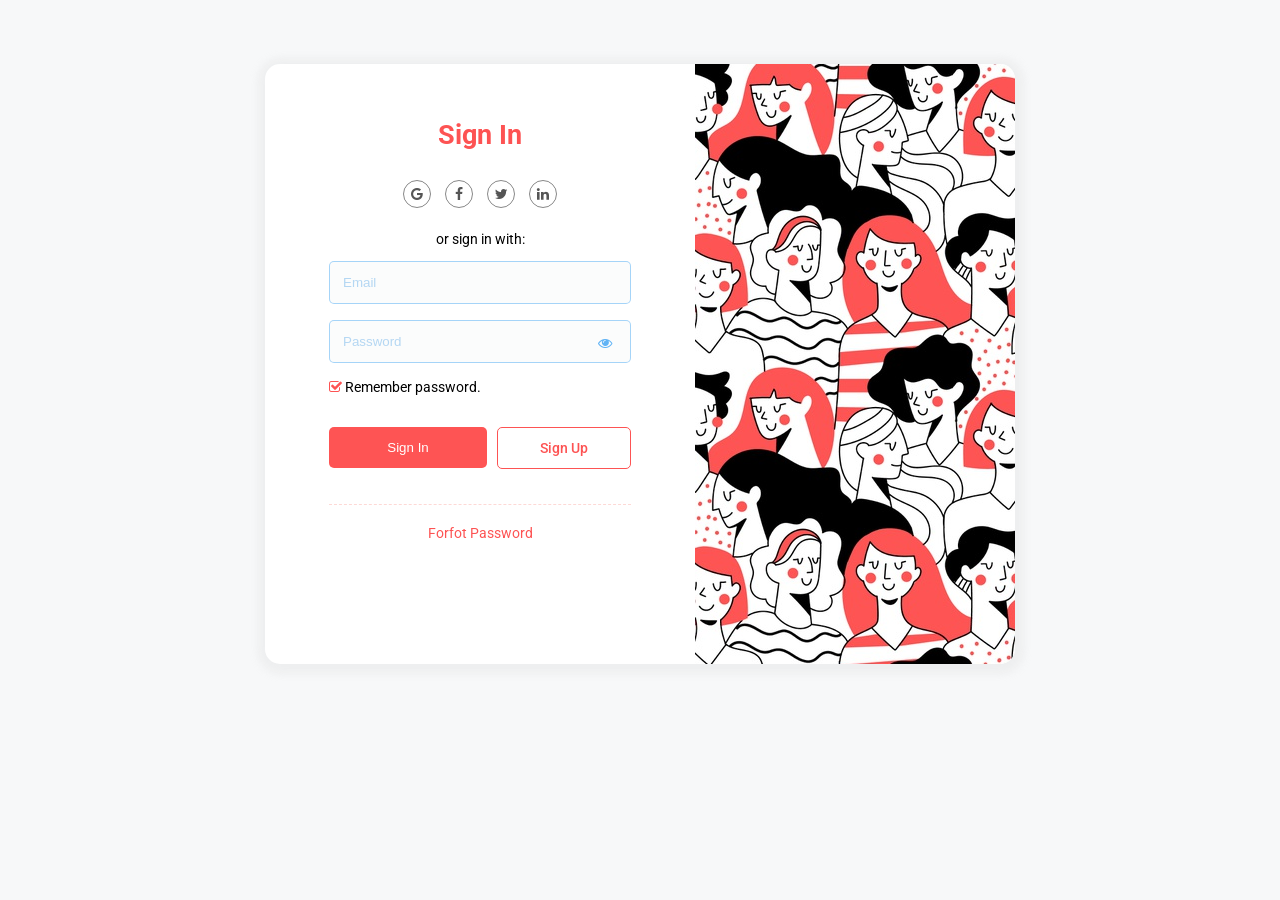
<file: CShop.WebApp/wwwroot/login-ui2/login.html>
<!DOCTYPE html>
<html lang="en">
<head>
    <meta charset="UTF-8">
    <meta name="viewport" content="width=device-width, initial-scale=1.0">
    <title>Document</title>
    <link rel="stylesheet" href="css/style.css">
    <link rel="stylesheet" href="https://cdnjs.cloudflare.com/ajax/libs/font-awesome/4.7.0/css/font-awesome.css" integrity="sha512-5A8nwdMOWrSz20fDsjczgUidUBR8liPYU+WymTZP1lmY9G6Oc7HlZv156XqnsgNUzTyMefFTcsFH/tnJE/+xBg==" crossorigin="anonymous" />
</head>
<body>
    <!-- Form without bootstrap -->
    <div class="auth-wrapper">
        <div class="auth-container">
            <div class="auth-action-left">
                <div class="auth-form-outer">
                    <h2 class="auth-form-title">
                        Sign In
                    </h2>
                    <div class="auth-external-container">
                        <div class="auth-external-list">
                            <ul>
                                <li><a href="#"><i class="fa fa-google"></i></a></li>
                                <li><a href="#"><i class="fa fa-facebook"></i></a></li>
                                <li><a href="#"><i class="fa fa-twitter"></i></a></li>
                                <li><a href="#"><i class="fa fa-linkedin"></i></a></li>
                            </ul>
                        </div>
                        <p class="auth-sgt">or sign in with:</p>
                    </div>
                    <form class="login-form">
                        <input type="email" class="auth-form-input" placeholder="Email">
                        <div class="input-icon">
                            <input type="password" class="auth-form-input" placeholder="Password">
                            <i class="fa fa-eye show-password"></i>
                        </div>
                        <label class="btn active">
                            <input type="checkbox" name='email1' checked>
                            <i class="fa fa-square-o"></i><i class="fa fa-check-square-o"></i> 
                            <span> Remember password.</span>
                        </label>
                        <div class="footer-action">
                            <input type="submit" value="Sign In" class="auth-submit">
                            <a href="register.html" class="auth-btn-direct">Sign Up</a>
                        </div>
                    </form>
                    <div class="auth-forgot-password">
                        <a href="#">Forfot Password</a>
                    </div>
                </div>
            </div>
            <div class="auth-action-right">
                <div class="auth-image">
                    <img src="assets/vector.jpg" alt="login">
                </div>
            </div>
        </div>
    </div>
    <script src="js/common.js"></script>
</body>
</html>
</file>
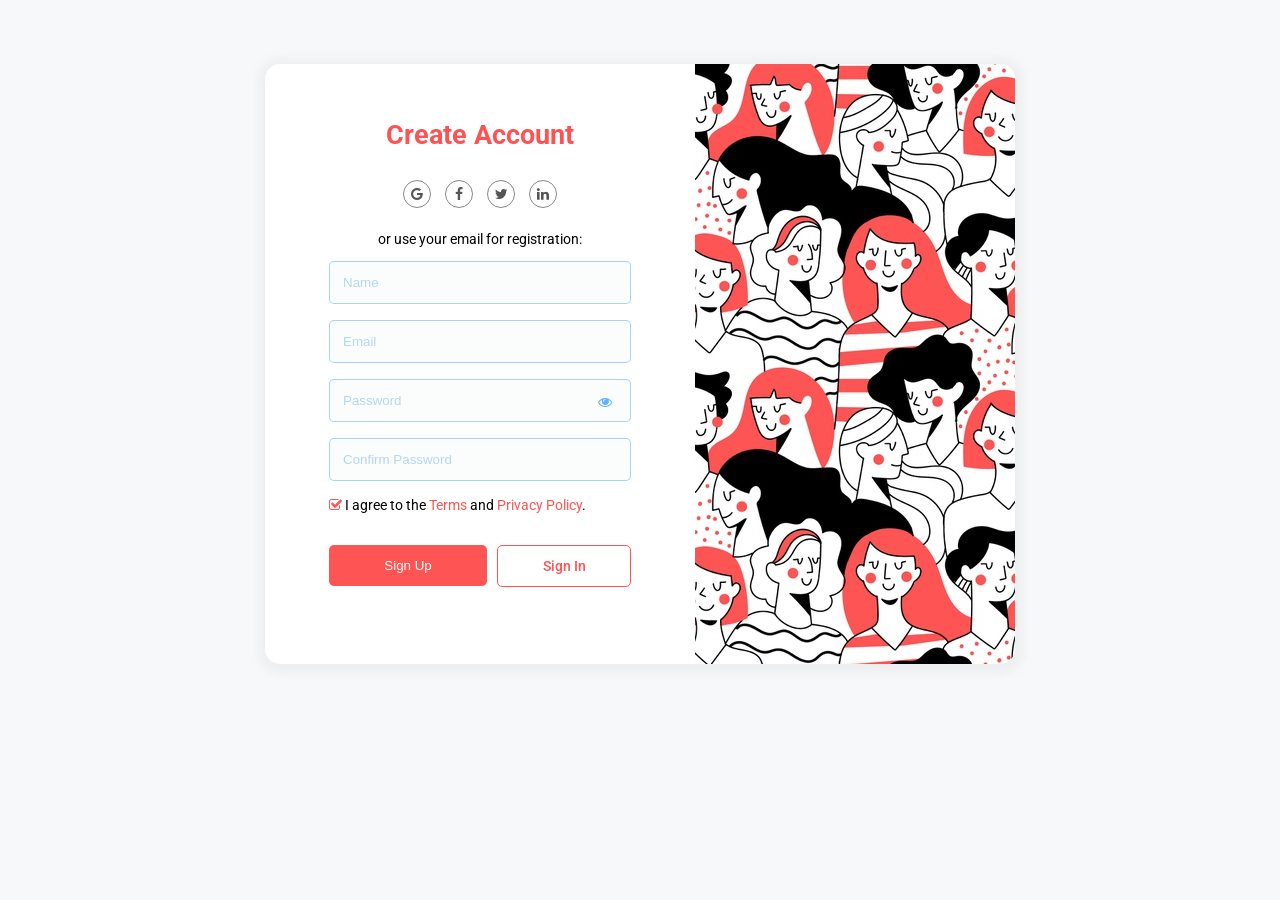
<file: CShop.WebApp/wwwroot/login-ui2/register.html>
<!DOCTYPE html>
<html lang="en">
<head>
    <meta charset="UTF-8">
    <meta name="viewport" content="width=device-width, initial-scale=1.0">
    <title>Document</title>
    <link rel="stylesheet" href="css/style.css">
    <link rel="stylesheet" href="https://cdnjs.cloudflare.com/ajax/libs/font-awesome/4.7.0/css/font-awesome.css" integrity="sha512-5A8nwdMOWrSz20fDsjczgUidUBR8liPYU+WymTZP1lmY9G6Oc7HlZv156XqnsgNUzTyMefFTcsFH/tnJE/+xBg==" crossorigin="anonymous" />
</head>
<body>
    <!-- Form without bootstrap -->
    <div class="auth-wrapper">
        <div class="auth-container">
            <div class="auth-action-left">
                <div class="auth-form-outer">
                    <h2 class="auth-form-title">
                        Create Account
                    </h2>
                    <div class="auth-external-container">
                        <div class="auth-external-list">
                            <ul>
                                <li><a href="#"><i class="fa fa-google"></i></a></li>
                                <li><a href="#"><i class="fa fa-facebook"></i></a></li>
                                <li><a href="#"><i class="fa fa-twitter"></i></a></li>
                                <li><a href="#"><i class="fa fa-linkedin"></i></a></li>
                            </ul>
                        </div>
                        <p class="auth-sgt">or use your email for registration:</p>
                    </div>
                    <form class="login-form">
                        <input type="text" class="auth-form-input" placeholder="Name">
                        <input type="email" class="auth-form-input" placeholder="Email">
                        <div class="input-icon">
                            <input type="password" class="auth-form-input" placeholder="Password">
                            <i class="fa fa-eye show-password"></i>
                        </div>
                        <input type="password" class="auth-form-input" placeholder="Confirm Password">
                        <label class="btn active">
                            <input type="checkbox" name='email1' checked>
                            <i class="fa fa-square-o"></i><i class="fa fa-check-square-o"></i> 
                            <span> I agree to the <a href="#">Terms</a> and <a href="#">Privacy Policy</a>.</span>
                        </label>
                        <div class="footer-action">
                            <input type="submit" value="Sign Up" class="auth-submit">
                            <a href="login.html" class="auth-btn-direct">Sign In</a>
                        </div>
                    </form>
                </div>
            </div>
            <div class="auth-action-right">
                <div class="auth-image">
                    <img src="assets/vector.jpg" alt="login">
                </div>
            </div>
        </div>
    </div>
    <script src="js/common.js"></script>
</body>
</html>
</file>
<file: CShop.WebApp/wwwroot/cshop-client/css/custom-style.css>
@font-face {
     src: url("../fonts/eina-regular-962b94746f466cf38b0dcc93ebf0703e.woff2") format("woff2"), url("../fonts/eina-regular-acbde8e732d1f85f5ed2303c2345bcb1.woff") format("woff");
     font-family: Eina;
     font-display: swap;
}
 @font-face {
     font-weight: 600;
     src: url("../fonts/eina-semibold-3c45702adeba381bbd0bc600c987febd.woff2") format("woff2"), url("../fonts/eina-semibold-69c64c5f739ca85578bcf7fd0825df86.woff") format("woff");
     font-family: Eina;
     font-display: swap;
}
 @font-face {
     font-weight: bold;
     src: url("../fonts/eina-bold-df33d802f345a9037eb82e0c80e76547.woff2") format("woff2"), url("../fonts/eina-bold-e952eb8c3c7699a699420a4a4dc6ed6b.woff") format("woff");
     font-family: Eina;
     font-display: swap;
}
 body {
     padding: 0;
     margin: 0;
     font-family: 'Eina', sans-serif;
     font-weight: 500;
}
a {
    transition: .2s;
}
h1, h2, h3, h4, h5, h6 { 
    font-weight: 600;
}
 .logo {
     width: 190px;
     padding-right: 24px;
}
 header.header-main {
     background-color: #fff;
     border-bottom: 1px solid #E8E9EB;
}
nav.navbar.navbar-expand-lg {
    padding-left: 0!important;
    padding-right: 0!important;
}
.navbar-nav .nav-item > a {
    padding: 10px 15px !important;
    position: relative;
    font-size: 15px;
    line-height: 22px;
    font-weight: 600 !important;
    font-family: inherit;
    background: none;
    border: none;
    color: #72767E !important;
    cursor: pointer;
    -webkit-transition: color 0.2s linear;
    transition: color 0.2s linear;
}
a.btn.common-btn {
    padding: 10px 30px;
    background-color: #ff9702;
    border-radius: 5px;
    text-transform: uppercase;
    color: #fff;
    font-size: 14px;
    display: inline-block;
    width: 170px;
    margin: 30px 0 0;
    font-weight: 600;
    outline: none;
}
.common-btn.read {
    background-color: #47ad2e !important;
}
.slider-section {
     width: 100%;
     min-height: 460px;
     position: relative;
     display: -webkit-box;
     display: -webkit-flex;
     display: -ms-flexbox;
     display: flex;
     -webkit-box-pack: center;
     -webkit-justify-content: center;
     -ms-flex-pack: center;
     justify-content: center;
     -webkit-flex-direction: column;
     -ms-flex-direction: column;
     flex-direction: column;
}
.slide-inner {
    background-size: cover;
    background-repeat: no-repeat;
    position: absolute;
    z-index: 1;
    height: 100%;
    width: 100%;
    background-position: right center;
    background-image: linear-gradient(rgb(7 7 7 / 22%), rgb(0 0 0 / 30%)),url(../images/pro-8.jpg);
    background-color: rgb(222, 237, 214);
}
 .slide-content {
     display: flex;
     justify-content: center;
     flex-flow: column;
}
 .slide-content h3 {
     font-size: 42px;
     line-height: 52px;
     font-weight: 600;
     color: #fff;
}
.slide-content p {
    font-size: 15px;
    line-height: 22px;
    margin: 16px 0px 0px;
    color: #fff;
    font-weight: 600;
}
 .country-names {
     width: 25px;
     height: 25px;
     margin-right: 6px;
}
 .country-selector {
     position: absolute;
     top: 30px;
     z-index: 999;
}
 .country-box {
     background-color: rgb(255, 255, 255);
     border-radius: 8px;
     box-sizing: border-box;
     padding: 10px 12px;
     border: 1px solid rgb(199, 200, 205);
     display: flex;
     -webkit-box-align: center;
     align-items: center;
}
 .country-slct {
     background-image: url("../images/arrow.svg");
     appearance: none;
     border: none;
     width: 8px;
     height: 5px;
     text-indent: 8px;
     cursor: pointer;
     background-position: center center;
     background-repeat: no-repeat;
     padding: 8px;
}
 .location-sbar .has-search .icons {
     position: absolute;
     z-index: 2;
     display: block;
     width: 2.375rem;
     height: 2.375rem;
     line-height: 2.375rem;
     text-align: center;
     pointer-events: none;
     color: #1b1b1b;
}
 .location-sbar .has-search .form-control {
     padding-left: 2.375rem;
}
 .location-sbar {
     width: 432px;
     max-width: 100%;
     display: flex;
     flex-flow: column;
     justify-content: center;
     position: relative;
}
 .location-sbar .form-group {
     position: relative;
     display: flex;
     flex-flow: column;
     justify-content: center;
}
 .location-sbar .fa-arrow-right.icons {
     right: 0;
     top: auto;
}
 .location-sbar .has-search .form-control {
     padding: 15px 32px;
     height: 56px;
     border-radius: 12px;
}
 .current-lbox {
     box-shadow: rgba(0, 0, 0, 0.16) 0px 2px 8px;
     position: absolute;
     border-radius: 12px;
     background-color: rgb(255, 255, 255);
     margin-top: 12px;
     width: 432px;
     z-index: 1;
     bottom: -50px;
     transition: .2s;
}
 .current-lbox .fa-location-arrow {
     padding-right: 15px;
     color: #47ad2e;
}
 .current-lbox .btn {
     font-size: 18px;
     line-height: 26px;
     font-weight: 600;
     font-family: inherit;
     display: flex;
     flex-direction: row;
     -webkit-box-align: center;
     align-items: center;
     padding: 12px;
     width: 100%;
     background-color: rgb(255, 255, 255);
     border: none;
     border-radius: 12px;
     cursor: pointer;
}
 .section-two h2 {
     padding: 30px 0;
}
 .col-box-common {
     background-color: #F6F7F8;
     border-radius: 10px;
}
 .col-txtbox {
     padding: 32px;
     min-height: 160px;
}
 .col-txtbox h3 {
     font-weight: 600;
}
 a.start-shop-btn {
     white-space: nowrap;
     overflow: hidden;
     text-overflow: ellipsis;
     display: block;
     font-size: 18px;
     font-weight: 600;
     margin-left: 8px;
     margin-right: 8px;
     background-color: #47ad2e;
     color: #FFFFFF;
     max-width: 350px;
     margin: 40px auto;
     border-radius: 8px;
     height: 56px;
     line-height: 56px;
     text-decoration: none;
     transition: all .2s ease-in-out;
}
 a.start-shop-btn:hover {
     background-color: #208607;
}
 .share-phone-link input {
     background-color: rgb(255, 255, 255);
     border: 1px solid rgb(189, 189, 189);
     border-radius: 4px;
     box-sizing: border-box;
     color: rgb(66, 66, 66);
     font-size: 16px;
     height: 56px;
     margin: 0px;
     padding: 10px 20px;
     outline: none;
     position: relative;
     width: 100%;
     opacity: 1;
     -webkit-tap-highlight-color: rgba(0, 0, 0, 0);
}
 .share-phone-link .form-check {
     padding-left: 0;
}
 button.download-link {
     white-space: nowrap;
     overflow: hidden;
     text-overflow: ellipsis;
     display: block;
     font-size: 18px;
     font-weight: 600;
     margin-left: 8px;
     margin-right: 8px;
     background-color: #47ad2e;
     color: #FFFFFF;
     width: 100%;
     margin: 30px auto;
     border-radius: 8px;
     height: 56px;
     text-decoration: none;
     transition: all .2s ease-in-out;
}
 .download-link:hover {
     background-color: #208607;
     color: #fff;
}
 .bottom-btns {
     display: -webkit-box;
     display: -webkit-flex;
     display: -ms-flexbox;
     display: flex;
     width: -webkit-max-content;
     width: -moz-max-content;
     width: max-content;
     -webkit-flex-direction: row;
     -ms-flex-direction: row;
     flex-direction: row;
     -webkit-box-pack: justify;
     -webkit-justify-content: space-between;
     -ms-flex-pack: justify;
     justify-content: space-between;
}
 .bottom-btns a {
     background-color: #F6F7F8;
     -webkit-align-items: center;
     -webkit-box-align: center;
     -ms-flex-align: center;
     align-items: center;
     padding: 20px 70px;
     border-radius: 12px;
     margin-right: 16px;
}
 .app-img {
     width: 300px;
     margin: 0 auto;
     display: block;
}
 .form-left-section h3{
     font-size: 31px;
     line-height: 40px;
     font-weight: 600;
     color: #343538;
}
 .bottom-links {
     font-weight: 400;
     font-size: 12px;
}
 .bottom-links a {
     font-weight: 400;
     font-size: 12px;
     color: #47ad2e;
     text-decoration: none;
     font-weight: 600;
}
 .bottom-btns a {
     color: #333;
     text-decoration: none;
}
 .bottom-btns a .fab {
     padding-right: 5px;
}
 .about-section h2 {
     padding: 30px 0;
     text-align: center;
     font-weight: 300;
}
 .about-section img {
     max-height: 350px;
     object-fit: cover;
     width: 100%;
     border-radius: 10px;
}
 .speciality-txt-box {
     background-color: #F6F7F8;
     border-radius: 8px;
     padding: 30px 30px;
}
 .speciality-txt-box p {
     font-size: 20px;
     line-height: 28px;
     font-weight: 400;
     color: #72767E;
     margin: 24px 0 0;
}
 .speciality-txt-box h3 {
     font-weight: 600;
}
 .faq-section h2 {
     padding: 30px 0;
     text-align: center;
     font-size: 32px;
     line-height: 40px;
     font-weight: 400;
}
 #faq-accordion .card-body {
     padding-left: 0;
     padding-right: 0;
}
 #faq-accordion .card-header {
     background-color: transparent;
     border: none;
     padding: 24px 0;
     border-bottom: 1px solid #EEEEEE;
}
 #faq-accordion .card {
     border: none;
}
#faq-accordion .card-header .btn-link {
    width: 100%;
    text-align: left;
    position: relative;
    padding-left: 0;
    padding-right: 0;
    line-height: 32px;
    color: rgb(66, 66, 66);
    display: flex;
    align-items: center;
}
.faq-section .btn-link {
    font-size: 22px;
}
.faqs-main .btn-link {
    font-size: 18px;
} 
 #faq-accordion .card-header .btn-link .fa {
     position: absolute;
     right: 15px;
     font-size: 15px;
}
 #faq-accordion .btn.focus, #faq-accordion .btn:focus, #faq-accordion .btn:hover {
     box-shadow: none;
     text-decoration: none !important;
}
 .get-deliver-para {
     display: flex;
     align-items: center;
}
 .get-deliver-para strong {
     font-size: 18px;
     font-weight: 600;
     padding: 0 0 0 15px;
     color: #343538;
}
 .shopers-left-bx {
     display: -webkit-box;
     display: -webkit-flex;
     display: -ms-flexbox;
     display: flex;
     -webkit-flex: 1;
     -ms-flex: 1;
     flex: 1;
}
 .common-footer {
     width: 100%;
     display: -webkit-box;
     display: -webkit-flex;
     display: -ms-flexbox;
     display: flex;
     -webkit-flex-flow: row;
     -ms-flex-flow: row;
     flex-flow: row;
     -webkit-box-pack: justify;
     -webkit-justify-content: space-between;
     -ms-flex-pack: justify;
     justify-content: space-between;
     border-top: 1px solid;
     border-color: #E8E9EB;
     padding-top: 15px;
     padding-bottom: 2em;
}
.footer-main {
    width: 100%;
    float: left;
}
 .shopers-right-bx {
     display: -webkit-box;
     display: -webkit-flex;
     display: -ms-flexbox;
     display: flex;
     -webkit-flex-direction: row;
     -ms-flex-direction: row;
     flex-direction: row;
     -webkit-flex: 2;
     -ms-flex: 2;
     flex: 2;
     margin-bottom: 40px;
     -webkit-justify-content: space-evenly;
     -ms-flex-pack: space-evenly;
     justify-content: space-evenly;
}
.mob-tbtn {
    display: -webkit-box;
    display: -webkit-flex;
    display: -ms-flexbox;
    display: flex;
    -webkit-box-pack: justify;
    -webkit-justify-content: space-between;
    -ms-flex-pack: justify;
    justify-content: space-between;
    border: 0;
    padding: 0;
    background: none;
    width: 100%;
    font-family: inherit;
    display: none;
}
 .shopers-left-inner {
     -webkit-flex: 2 0 0;
     -ms-flex: 2 0 0;
     flex: 2 0 0;
     display: inline-block;
}
 .shopers-left-bx ul {
     display: -webkit-box;
     display: -webkit-flex;
     display: -ms-flexbox;
     display: flex;
     list-style: none;
     padding-left: 64px;
     margin: 0;
}
 .shopers-left-bx ul li {
     font-size: 15px;
     line-height: 22px;
     font-weight: 600;
     padding: 7px 25px 7px 0;
     display: -webkit-box;
     display: -webkit-flex;
     display: -ms-flexbox;
     display: flex;
}
 .shopers-left-bx ul li .fab {
     margin-right: 15px;
}
 .shopers-left-bx ul li a {
     text-decoration: none;
     color: #343538;
}
 .footer-links-bx h3 {
     font-size: 18px;
     line-height: 26px;
     font-weight: 600;
     color: #343538;
     padding: 20px 0;
     text-align: left;
     margin: 0;
}
 .footer-links-bx ul {
     display: inline-block;
     list-style: none;
     padding-inline-start: inherit;
     margin: 0;
}
 .footer-links-bx ul li {
     font-size: 15px;
     line-height: 22px;
     font-weight: normal;
     padding: 7px 0;
     display: block;
     margin: 0;
}
 .footer-links-bx ul li a {
     font-size: 15px;
     line-height: 22px;
     font-weight: normal;
     text-decoration: none;
     color: #343538;
     transition: all .2s ease-in-out;
}
.footer-links-bx .fas, .box-category > ul > li > a .fas{
   transition: all .2s ease-in-out;
}
 .footer-links-bx ul li a:hover {
     color: #47ad2e;
     text-decoration: underline;
}
 .legal-info ul {
     display: -webkit-box;
     display: -webkit-flex;
     display: -ms-flexbox;
     display: flex;
     list-style: none;
     padding: 0;
     margin: 0;
}
 .legal-info ul li {
     padding-right: 25px;
}
 .legal-info ul li a {
     font-size: 15px;
     line-height: 22px;
     text-decoration: none;
     color: #343538;
     font-weight: 600;
}
 .legal-info h5 {
     font-weight: 600;
}
 .social a {
     font-size: 15px;
     line-height: 22px;
     text-decoration: none;
     color: #343538;
}
 .social a + a {
     padding-left: 15px;
}
 p.btm-para {
     font-size: 12px;
     margin-bottom: 30px;
     margin-top: 30px;
     line-height: 18px;
     font-weight: 300;
     color: #72767E;
}
 .legal-info {
     border-top: 1px solid #E8E9EB;
     padding-top: 20px;
}
button:focus {
    outline: none;
}
.links-box.guru {
    display: block !important;
}
.mob-tbtn.active i.fas {
    transform: rotate(180deg);
}

/*****--- Modal Css Start Here ---********/
.login-signin-modal .modal-title{
    margin: 0px 0px 16px;
    font-size: 32px;
    font-weight: 700;
}
.login-signin-modal button.close {
    margin-right: auto !important;
    margin-left: -1rem;
}
.modal-sepration {
    border-top: 1px solid rgb(238, 238, 238);
    position: relative;
    margin-top: 24px;
    margin-bottom: 24px;
}
.sepration-row {
    top: 0px;
    left: 0px;
    right: 0px;
    position: absolute;
    font-size: 12px;
    display: flex;
    -webkit-box-pack: center;
    justify-content: center;
}
.modal-sepration span {
    padding: 0px 12px;
    background: rgb(255, 255, 255);
    transform: translateY(-50%);
}
.login-signin-modal .modal-footer {
    justify-content: center;
}
.login-signin-modal .modal-footer {
    display: block;
    padding: 8px 16px;
    background-color: rgb(247, 247, 247);
    border-top: 1px solid rgb(238, 238, 238);
    text-align: center;
    flex-shrink: 0;
    color: rgb(66, 66, 66);
    overflow: hidden;
}
.sing-up-link {
    color: #47ad2e;
    font-size: 18px;
    font-weight: 600;
}
.reset-pswd a {
    color: #47ad2e;
    font-weight: 600;
    text-decoration: none;
}
.login-signin-modal .modal-footer p {
    font-size: 15px;
    padding: 10px 0;
    margin: 0px;
}
.btn.phone, .btn.fb, .btn.google, .btn.loginbtn {
    width: 100%;
    height: 56px;
    display: flex;
    border: 1px solid transparent;
    border-radius: 12px;
    font-weight: 600;
    align-items: center;
    padding-left: 24px;
    padding-right: 24px;
    font-size: 18px;
    margin-bottom: 12px;
    transition: all 0.2s linear;
    -ms-transition: all 0.2s linear;
    -webkit-transition: all 0.2s linear;
    -o-transition: all 0.2s linear;
    position: relative;
    justify-content: center;
}
.login-signin-modal .btn.loginbtn {
    background-color: #47ad2e;
    color: #fff;
}
.login-signin-modal .btn.phone {
    background-color: #f6f7f8;
}
.login-signin-modal .btn.fb {
    background-color: #4267b2;
    color: #fff;
}
.btn.google {
    background-color: #4285f4;
    color: #fff;
}
.btn.phone i, .btn.fb i, .btn.google i{
    position: absolute;
    left: 16px;
    top: 50%;
    transform: translateY(-50%);
}
.login-signin-modal .form-control {
    background-color: rgb(255, 255, 255);
    border: 1px solid rgb(189, 189, 189);
    border-radius: 12px;
    box-sizing: border-box;
    color: rgb(66, 66, 66);
    font-size: 16px;
    height: 56px;
    margin: 0px;
    position: relative;
    width: 100%;
    opacity: 1;
}
.login-signin-modal .modal-header {
    height: 44px;
    display: flex;
    -webkit-box-pack: center;
    justify-content: center;
    -webkit-box-align: center;
    align-items: center;
    flex-shrink: 0;
    transition: box-shadow 0.2s linear 0s;
    box-shadow: none;
    z-index: 1;
    position: relative;
    color: rgb(66, 66, 66);
}
.modal-main {
    overflow: auto;
}
.legal-info-md {
    font-size: 12px;
    font-weight: 400;
}
.legal-info-md a {
    color: #47ad2e;
}
.mega-drop-bx {
    display: grid;
    grid-template-columns: repeat(3, auto);
    list-style: none;
    column-gap: 16px;
    z-index: 101;
    padding: 0 0;
    border-bottom-right-radius: 8px;
    border-bottom-left-radius: 8px;
}
.mega-drop-bx li a{
    font-size: 15px;
    line-height: 22px;
    font-weight: 600;
    -webkit-text-decoration: none;
    text-decoration: none;
    color: #72767E !important;
    height: 46px;
    border-radius: 8px;
    padding: 12px 16px;
    display: -webkit-box;
    display: -webkit-flex;
    display: -ms-flexbox;
    display: flex;
    -webkit-align-items: center;
    -webkit-box-align: center;
    -ms-flex-align: center;
    align-items: center;
    box-sizing: border-box;
    white-space: nowrap;
}
#navbarToggler .dropdown-menu.megamenu.show {
    top: 62px !important;
    padding: 16px !important;
    border-bottom-right-radius: 8px;
    border-bottom-left-radius: 8px;
    left: -16px;
    box-shadow: rgb(0 0 0 / 16%) 0px 6px 8px;
}

/*****####### category page css Start Here ####********/
.stretch-card>.card {
    width: 100%;
    min-width: 100%
  }

  .mainimage {
    width: 100% !important
  }
.breadcrumb-single-product {
    width: 100%;
    float: left;
    background-color: #47ad2e;
    height: 90px;
}
.breadcrumb-single-product .common-breadcrumb {
    right: auto;
    left: 15px;
}
.breadcrumb-main {
    position: relative;
    margin-bottom: 2.5em;
}
.breadcrumb-inner:before {
    content: " ";
    position: absolute;
    background-color: #05050545;
    height: 100%;
    z-index: 999;
    width: 100%;
    opacity: 1;
    display: block;
}
.breadcrumb-inner img {
    width: 100%;
    height: 350px;
    object-fit: cover;
    object-position: bottom;
}
.breadcrumb-main h2 {
    padding: 0 15px;
    font-weight: 600;
    text-align: center;
    color: #fff;
    font-size: 38px;
}
.common-breadcrumb {
    position: absolute;
    left: 0;
    right: 0;
    transform: translateY(-50%);
    top: 50%;
    z-index: 999;
    text-align: center;
}
.common-breadcrumb a {
    color: #fff;
    text-decoration: none;
}
.common-breadcrumb .divider {
    color: #fff;
}
.ssc-breadcrumb {
   color: #e1e1e1;
}
.sticky-nav {
    position: -webkit-sticky;
    position: sticky;
    display: -webkit-box;
    display: -webkit-flex;
    display: -ms-flexbox;
    display: flex;
    -webkit-align-items: center;
    -webkit-box-align: center;
    -ms-flex-align: center;
    align-items: center;
    border: 1px solid #E8E9EB;
    height: 80px;
    width: 100%;
    background-color: #FFFFFF;
    z-index: 2;
    list-style: none;
    top: 0;
}
#sticky-nav ul {
    -webkit-flex-wrap: nowrap;
    -ms-flex-wrap: nowrap;
    flex-wrap: nowrap;
    display: -webkit-box;
    display: -webkit-flex;
    display: -ms-flexbox;
    display: flex;
    width: 100%;
    list-style: none;
    overflow-x: auto;
    overflow-y: hidden;
    -webkit-box-pack: center;
    -webkit-justify-content: center;
    -ms-flex-pack: center;
    justify-content: center;
}
#sticky-nav ul li {
    list-style: none;
}
#sticky-nav ul li a {
    padding: 0px 8px;
    color: #47ad2e;
    font-size: 20px;
    font-weight: 600;
    text-align: center;
    cursor: pointer;
    -webkit-text-decoration: none;
    text-decoration: none;
    display: -webkit-box;
    display: -webkit-flex;
    display: -ms-flexbox;
    display: flex;
    -webkit-flex-direction: column;
    -ms-flex-direction: column;
    flex-direction: column;
    -webkit-align-items: center;
    -webkit-box-align: center;
    -ms-flex-align: center;
    align-items: center;
    border-left: 1px solid #47ad2e;
    line-height: 20px;
}
.category-list-column {
    display: -webkit-flex;
    display: -ms-flexbox;
    display: flex;
    -webkit-flex-wrap: wrap;
    -ms-flex-wrap: wrap;
    flex-wrap: wrap;
    justify-content: center;
}
.category-list-bx {
    width: 20%;
    display: inline-block;
    vertical-align: top;
    position: relative;
    min-height: 1px;
    padding-left: 0px;
    -webkit-box-sizing: border-box;
    -ms-box-sizing: border-box;
    box-sizing: border-box;
    padding-bottom: 30px;
}
.categories_list_item {
    display: inline-block;
    vertical-align: top;
    width: 100%;
    height: 100%;
    -webkit-box-sizing: border-box;
    -ms-box-sizing: border-box;
    box-sizing: border-box;
    transition: all 0.3s;
    text-align: center;
    position: relative;
}
.categories_list_image img {
    display: inline-block;
    vertical-align: middle;
    width: auto;
    max-height: 3em;
    -webkit-transform: none;
    transform: none;
    width: 100%;
    height: 100%;
    max-height: unset;
}
.categories_list_item .categories_list_image {
    width: 100%;
    height: auto;
    /*max-width: 11rem;*/
    border-radius: 50%;
    position: relative;
    margin: 0 auto;
    overflow: hidden;
    z-index: 1;
}
.categories_list_item .categories_list_image::before {
    content: '';
    position: absolute;
    width: 100%;
    height: 100%;
    background-color: #ff7d09;
    opacity: 0;
    -webkit-transition: all 0.3s;
    transition: all 0.3s;
    pointer-events: none;
    border-radius: 50%;
}
.categories_list_link {
    position: absolute;
    z-index: 1;
    top: 0;
    left: 0;
    right: 0;
    bottom: 0;
}
.categories_list_item:hover .categories_list_image::before {
    opacity: 0.3;
}
.categories_list_item:hover .categories_list_title {
    color: #47ad2e;
}
.categories_list_title {
    margin: 15px 0 0;
    -webkit-transition: color 0.3s ease;
    -ms-transition: color 0.3s ease;
    transition: color 0.3s ease;
    font-weight: 600;
}
.category-list {
    margin-top: 25px;
}
.box-content.box-category ul {
    list-style: none;
    padding-left: 0;
}
ul.level {
    display: none;
    padding-left: 0px !important;
    padding-bottom: 15px;
    padding-right: 0px !important;
}
a.active + .level {
    display: block !important;
}
    .cat + .level {
    display: none !important;
}
.box-category ul li {
    position: relative;
}
.box-category > ul > li ul > li a {
    text-decoration: none;
    margin: 0 0 !important;
    padding: 0px 12px 0px 20px !important;
    border-bottom: 0px solid #EAEAEA;
    color: #7a7a7a;
    font-size: 14px;
    line-height: 22px;
    font-weight: 600;
}
.box-category > ul > li > a {
    display: flex;
    flex-direction: row;
    justify-content: space-between;
    align-items: center;
    text-decoration: none;
    color: #000;
    font-weight: 600;
    height: 44px;
}
.box-category > ul > li > a .fas {
    font-size: 14px;
}
.box-category > ul > li > a.active i.fas {
    transform: rotate(90deg);
}
.search-group {
    position: relative;
    display: -webkit-box;
    display: -ms-flexbox;
    display: flex;
    -webkit-box-align: stretch;
    -ms-flex-align: stretch;
    align-items: stretch;
    width: 100%;
    border: 1px solid #d9d9d9;
    justify-content: space-between;
}
.search-group .form-outline {
    width: 100%;
}
.search-group .form-control {
    min-height: auto;
    padding: .33em .75em;
    border: 0;
    background: transparent;
    -webkit-transition: all .2s linear;
    transition: all .2s linear;
}
.search-group .form-control ~ .form-notch {
    display: -webkit-box;
    display: -ms-flexbox;
    display: flex;
    position: absolute;
    left: 0;
    top: 0;
    width: 100%;
    max-width: 100%;
    height: 100%;
    text-align: left;
    pointer-events: none;
}
.search-group .form-control ~ .form-notch div {
    pointer-events: none;
    border: 1px solid #bdbdbd;
    -webkit-box-sizing: border-box;
    box-sizing: border-box;
    background: transparent;
}
.search-group .btn {
    background-color: #47ad2e;
    outline: none;
    border-color: #47ad2e;
}
.box-content.box-category {
    margin-top: 20px;
}
.product-box p {
    font-weight: 600;
}
.product-box h5 {
    font-weight: 600;
    margin-top: 15px;
    font-size: 18px;
}
.product-box {
    position: relative;
    margin-bottom: 15px;
}
.product-box .add_to_cart_button {
    width: 100%;
    position: absolute;
    bottom: 66px;
    opacity: 0;
    left: 0;
    transition: all 300ms;
    line-height: 50px;
    transition: all 300ms;
}
.product-box:hover .add_to_cart_button {
    opacity: 1;
}
.product-box .button {
    color: #fff;
    text-decoration: none;
    text-align: center;
    padding: 0 15px;
    text-transform: uppercase;
    font-weight: 600;
    font-size: 14px;
    background-color: #47ad2e;
}
.product-box > a {
    text-decoration: none;
    color: #000;
}
/*****####### single product css start Here ####********/

.single-product-main {
    float: left;
    clear: both;
    width: 100%;
}
.inventory_status {
    font-size: 10px;
    text-transform: uppercase;
    display: block;
    padding: 5px 10px;
    color: #000;
    background: #defaf2;
    margin-bottom: 15px;
    line-height: 1;
    max-width: 100px;
    text-align: center;
    font-weight: 600;
}
.Product-summary h2 {
    font-weight: 600;
}
.Product-summary p.price {
    display: -webkit-box;
    display: -webkit-flex;
    display: flex;
    -webkit-box-align: baseline;
    -webkit-align-items: baseline;
    align-items: baseline;
    font-size: 30px;
    margin-bottom: .6em;
    font-weight: 600;
    color: #47ad2e;
}
.qtySelector {
    border: 1px solid #ddd;
    width: 110px;
    margin: 0 20px 0 0;
    text-align: center;
    float: left;
}
.qtySelector .fa {
    padding: 10px 5px;
    width: 35px;
    height: 100%;
    float: left;
    cursor: pointer;
    display: flex;
    align-items: center;
    justify-content: center;
}
.qtySelector .fa.clicked{
    font-size: 12px;
    padding: 12px 5px;
}
.qtySelector .fa-minus{
    border-right: 1px solid #ddd;
}
.qtySelector .fa-plus{
    border-left: 1px solid #ddd;
}
.qtySelector .qtyValue{
    border: none;
    padding: 5px;
    width: 35px;
    height: 35px;
    float: left;
    text-align: center
}
.Product-summary .botton-group {
    display: flex;
    width: 100%;
    flex-wrap: wrap;
}
.single_add_to_cart_button {
    background-color: #47ad2e;
    border: 2px solid #47ad2e;
    color: #fff;
    width: 220px;
    padding: 10px 30px;
    border-radius: 5px;
    max-width: 100%;
    text-transform: uppercase;
    font-weight: 600;
}
.addto-wish { 
   display: block;
   float: left;
   width: 100%;
   margin-top: 20px;
 }
 .addto-wish a {
    color: #333;
    font-weight: 600;
    text-decoration: none;
}
.addto-wish a .far {
    padding-right: 5px;
}
.product_meta .sku_wrapper, .product_meta .id_wrapper {
    width: 100%;
    float: left;
    font-weight: 600;
    font-size: 15px;
    margin-bottom: 10px;
}
.product_meta .sku_wrapper .sku, .product_meta .id_wrapper a{
   padding-left: 5px;
   color: #adadad;
}
h2.line-title {
    position: relative;
    display: inline-block;
    font-size: 22px;
    font-weight: 600;
    margin-bottom: 40px;
    margin-top: 25px;
}
h2.line-title:after {
    position: absolute;
    top: 50%;
    left: 100%;
    margin-left: 20px;
    display: block;
    content: " ";
    width: 38px;
    height: 1px;
    background: rgba(0,0,0,.2);
}
.desc-layout-boxed, .reviews-inner {
    max-width: 820px;
    margin: 0 auto;
}
.rev-btn a {
    text-decoration: none;
    padding: 15px 50px;
    background-color: transparent;
    border: 2px solid #47ad2e;
    color: #47ad2e;
    margin-top: 20px;
}
.rev-btn {
    margin-top: 50px;
}
/*****####### table cart css Start Here ####********/
.back-to-shop a {
    float: left;
    color: #333;
    font-weight: 600;
    text-decoration: none;
    padding: 20px 0;
}
.back-to-shop a .fas {
    font-size: 15px;
    padding-right: 5px;
}
.shop_table.cart {
    table-layout: auto;
    border-collapse: collapse;
    border-spacing: 0;
    width: 100%;
    position: relative;
}
.shop_table.cart tbody tr {
    border-top: 1px solid #ddd;
}
.shop_table.cart tbody tr td.product-thumbnail {
    padding-right: 30px;
}
.shop_table tbody tr:first-child th, .shop_table tbody tr:first-child td {
    padding-top: 20px;
}
.shop_table.cart tbody tr td {
    padding: 30px 0;
    vertical-align: top;
    border-left: 0;
    border-right: 0;
}
.shop_table.cart tbody tr td.product-thumbnail a {
    display: inline-block;
}
.shop_table.cart tbody tr td.product-thumbnail img {
    width: 95px;
    max-width: 95px;
    border-radius: 2px;
    border: 1px solid rgba(0,0,0,0.1);
}
.shop_table.cart tbody tr td.et-product-details {
    padding-right: 0;
    position: relative;
}
.Price-amount {
    white-space: nowrap;
    color: #282828;
}
.shop_table.cart {
    border-collapse: collapse;
    border-spacing: 0;
}
.quantity.hidden, .quantity .screen-reader-text {
    display: none !important;
}
td.et-product-details a {
    text-decoration: none;
    color: #333;
}
.shop_table.cart tbody tr td .remove {
    border-radius: 100%;
    border: 0;
    height: 16px;
    width: 16px;
    position: relative;
    color: #333;
    float: right;
    right: 0;
    top: 0;
    display: flex;
    align-items: center;
    justify-content: center;
    font-size: 22px;
}
.shop_table.cart .button, .cart_totals .button {
    border-radius: 3px;
    background-color: #47ad2e;
    color: #fff;
    cursor: pointer;
    padding: 12px 30px;
    text-decoration: none;
    text-shadow: none;
    display: inline-block;
    -webkit-appearance: none;
    font-weight: 700;
    border: 2px solid #47ad2e;
    -webkit-transition: color 0.2s linear;
    transition: color 0.2s linear;
}
.shop_table.cart .button:hover, .cart_totals .button:hover {
    background-color: #0ea10e;
    border-color: #0ea10e;
}
.shop_table.cart .product-subtotal {
    text-align: right;
    padding-left: 0;
    color: #282828;
}
.shop_table.cart .actions .coupon .form-row {
    display: inline-block;
    margin: 0;
}
.shop_table.cart td.actions {
    text-align: right;
}
.button.update-cart {
    float: left;
    animation: .28s et-fadeInUp;
}
.shop_table.cart input.input-text {
    outline: 0;
    display: block;
    width: auto;
    color: #282828;
    background-color: #fff;
    background-clip: padding-box;
    border: 2px solid #ddd;
    padding: 12px 20px;
}


.cart_totals {
    padding: 15px 35px 30px;
    position: relative;
    border: 6px solid;
    border-color: #ebebeb;
}
.cart_totals > h2 {
    font-size: 18px;
    text-transform: uppercase;
    border-bottom: 2px solid;
    border-bottom-color: #ebebeb;
    padding-bottom: .5em;
    margin-bottom: 0;
    font-weight: 700;
}
.cart_totals .cart-subtotal {
    border-bottom: 1px solid;
    border-bottom-color: #ebebeb;
}
.cart_totals table th, .cart_totals table td {
    padding: 1em 0;
}
.cart_totals table {
    border-spacing: 0;
    width: 100%;
    border-collapse: collapse;
}
.cart_totals table tr td {
    display: block;
    text-align: right;
    clear: both;
}
.cart_totals .button {
    width: 100%;
    text-align: center;
    margin-top: 20px;
}

/*****####### css for slick slider Start Here ####********/

    .slider {
        width: 100%;
        margin: 30px auto;
    }

    .slick-slide {
      margin: 0px 20px;
    }

    .slick-slide img {
      width: 100%;
    }

    .slick-prev:before,
    .slick-next:before {
      color: #47ad2e !important;
    }

    .slick-slide {
      transition: all ease-in-out .3s;
    }
    
.back-to-cart {
    z-index: 7;
    position: absolute;
    right: 18px;
    top: .50em;
}
.back-to-cart a {
    text-decoration: none;
    color: #333;
    font-weight: 600;
}
.checkout-review-order .pro-order img {
    width: 60px;
    margin-right: 10px;
    max-width: 100%;
    border-radius: 2px;
    border: 1px solid rgba(0,0,0,0.1);
}
.checkout-review-order h4 span {
    color: #333;
    font-weight: 600;
}
.checkout-customer-fields h4 {
    font-weight: 600;
}
.cart-price-summary p {
    display: flex;
    justify-content: space-between;
    margin-bottom: 10px;
    font-size: 13px;
    font-weight: 600;
}
.cart-price-summary .total-line {
    font-size: 18px;
    border-top: 1px solid #d2d2d2;
    padding: 10px 0 0;
}
.checkout-review-order .product-quantity {
    font-size: 13px;
    font-weight: 500;
    line-height: 1.75em;
    white-space: nowrap;
    text-align: center;
    border-radius: 1.75em;
    background-color: rgba(0,0,0,0.5);
    color: #fff;
    -webkit-box-sizing: border-box;
    box-sizing: border-box;
    min-width: 1.75em;
    padding: 0 0.58333em;
    right: 100%;
    z-index: 3;
    display: inline-flex;
}
.checkout-review-order {
    padding: 15px 35px 10px;
    position: relative;
    border: 6px solid;
    border-color: #ebebeb;
}
.checkout-btn {
    background-color: #47ad2e;
    color: #fff;
}
.checkout-btn:hover {
    color: #fff;
    background-color: #2f8a19;
    border-color: #2f8a19;
}
li.cart-price-summary {
    border: none;
}
.checkout-review-order ul li {
    border: none;
    border-bottom: 1px solid #d2d2d2;
    padding-left: 0;
    padding-right: 0;
}
li.cart-price-summary {
    border-bottom: none !important;
}
.custom-control-input:checked~.custom-control-label::before {
    color: #fff;
    border-color: #47ad2e;
    background-color: #47ad2e;
}
.form-control:focus {
    color: #495057;
    background-color: #fff;
    border-color: #47ad2e;
    outline: 0;
    box-shadow: 0 0 0 0.2rem rgb(71 173 46 / 24%);
}

/*****####### faq page css Start Here ####********/

.faq-cate-box {
    border-style: solid;
    border-width: 1px 1px 1px 1px;
    border-color: #E3E3E3;
    transition: background 0.3s,border 0.3s,border-radius 0.3s,box-shadow 0.3s;
    padding: 30px 30px 30px 30px;
    border-radius: 4px 4px 4px 4px;
    margin-bottom: 20px;
}
.faq-cate-box ul {
    padding: 0;
    margin: 0;
    list-style: inside;
}
.faq-cate-box ul li::marker {
    color: #47ad2e;
}
.faq-cate-box ul li {
    margin-bottom: 8px;
}
.faq-cate-box ul li a {
    color: #000;
    text-decoration: none;
    font-weight: 600;
    font-size: 15px;
    transition: .2s;
}
.faq-cate-box ul li a:hover {
    color: #47ad2e;
}

/*****####### blog page csss Start Here ####********/

.post-meta a {
    text-decoration: none;
    color: #333;
    font-size: 12px;
    font-weight: 600;
}
.post-meta {
    display: flex;
    align-items: center;
}
.post-meta .fas {
    font-size: 4px !important;
    padding: 0 8px 0 8px;
}
.post-featured {
    margin-bottom: 0;
    border-bottom-right-radius: 0 !important;
    border-bottom-left-radius: 0 !important;
    position: relative;
    -webkit-transition: all 0.35s ease-in-out;
    transition: all 0.35s ease-in-out;
    display: inline-block;
    vertical-align: top;
    overflow: hidden;
    z-index: 1;
}
.post-featured img {
    -webkit-transition: -webkit-transform 0.3s ease;
    transition: -webkit-transform 0.3s ease;
    transition: transform 0.3s ease;
    transition: transform 0.3s ease,-webkit-transform 0.3s ease;
    border-bottom-right-radius: 0 !important;
    border-bottom-left-radius: 0 !important;
}
.post-featured:hover img {
    -webkit-transform: scale(1.1,1.1);
    transform: scale(1.1,1.1);
}
.post_featured .mask {
    content: ' ';
    position: absolute;
    z-index: 4;
    top: 0;
    left: 0;
    right: 0;
    bottom: 0;
    opacity: 0;
    pointer-events: none;
    -webkit-transition: all 0.5s ease;
    transition: all 0.5s ease;
}
.post_featured .mask {
    background-color: rgba(0,0,0,0.4);
}
.post_featured:hover .mask {
    opacity: 1;
}
a.post-title {
    text-decoration: none;
    color: #333;
}
a.post-title:hover {
    color: #47ad2e;
}
.blog-detail-main .post-img {
     border-radius: 10px;
}
.post-content-bx ul {
    padding-left: 20px;
}
.post-content-bx ul li + li {
    margin: 15px 0;
}

/*****####### Contact us css Start Here ####********/
.contact-right-bx {
    background-color: #47ad2e;
}
.contact-left-bx p {
    font-size: 18px;
    line-height: 1.2;
}
.contact-left-bx h4 {
    margin: 20px auto 20px;
    color: #47ad2e;
    font-size: 28px;
    margin: 0;
    font-weight: 600;
    margin-bottom: 15px;
    padding-bottom: 15px;
}
.contact-left-bx ul {
    color: #979595;
    font-size: 15px;
    line-height: 1.6;
    padding: 0 0 0;
}
.contact-left-bx li {
    clear: both;
    list-style: none;
    margin-bottom: 20px;
}
.contact-left-bx i {
    color: #47ad2e;
    float: left;
    font-size: 18px;
    height: 35px;
    margin: 0 5px 15px 0;
    padding: 5px 0 0;
    text-align: center;
    width: 35px;
}
.contact-left-bx li p {
    margin: 0 0 10px;
}
.contact-right-bx .form-group {
    margin-bottom: 1rem;
    float: left;
    clear: both;
    width: 100%;
}
.contact-right-bx label {
    display: none;
}
.contact-right-bx .form-control {
    background-color: #fff;
    border: 1px solid #ffffff !important;
    border-radius: 0px;
    box-shadow: none;
    color: #8a8686;
    padding: 15px 20px;
    height: auto;
    width: 100%;
    float: left;
    background-clip: unset;
}
.contact-right-bx h4 {
    color: #fff;
    font-size: 28px;
    margin-bottom: 30px;
}
.contact-right-bx [type=submit] {
    background-color: #fd7d00;
    border-color: #fd7d00;
    text-transform: uppercase;
    font-weight: 600;
    width: 160px;
    padding: 9px 20px;
}

.privacy-policy-main p {
    font-size: 15px;
}
/*****####### Media Start Here ####********/

 @media (min-width: 768px) {
 .contact-right-bx {
    margin-left: 5%;
    padding: 30px 45px 40px;
}   
  a.nav-link.sing-up-btn {
     background-color: #47ad2e;
     border-radius: 5px;
     padding: 10px 25px !important;
     color: #fff !important;
}   
 .common-btn.read {
    margin-left: 15px !important;
}   
 .category-list-bx {
    padding-right: 30px;
}
.update-btn {
    float: right;
}    
.header-main .navbar-brand:after {
    content: " ";
    background-color: #e0e0e0;
    height: 32px;
    width: 1px;
    transform: translateY(-50%);
    top: 50%;
    right: 0;
    z-index: 99;
    position: absolute;
}
.header-main .navbar-brand {
    position: relative;
}
.faq-section #faq-accordion {
    padding: 0 8% 6%;
}
.form-left-section {
    max-width: 430px;
    margin-left: 20%;
}
.social {
    text-align: right;
}
.login-signin-modal .modal-dialog {
    margin: 48px auto;
    width: 416px;
    border-radius: 8px;
    box-shadow: rgba(0, 0, 0, 0.16) 0px 0px 16px;
    max-height: calc(100vh - 96px);
    position: static;
    inset: auto;
    min-height: 416px;
    overflow: hidden;
    display: flex;
}
}
@media (min-width: 1024px){
 .col-txtbox p {
   font-size: 18px;
   line-height: 26px;
   font-weight: 400;
   max-width: 280px;
   margin: 48px 0 0;
}
}
@media (max-width: 767px) {
 .contact-right-bx { 
    padding: 20px;
  }   
 .mega-drop-bx {
    grid-template-columns: repeat(2, auto);
}   
  .buttonslide {
    display: flex;
    justify-content: space-between;
}  
 a.btn.common-btn {
    width: 140px;
     padding: 10px 15px;
}   
 .slider-section {
    min-height: 360px;
}   
 .slide-content h3 {
    font-size: 22px;
    line-height: 28px;
}
.speciality-txt-box {
     margin-bottom: 20px;
}
.form-left-section {
    margin-bottom: 20px;
}
.bottom-btns a {
    padding: 15px 48px;
}
.social {
    margin-top: 20px;
}
.social a{
    font-size: 24px;
}
.common-footer {
    -webkit-flex-flow: column;
    -ms-flex-flow: column;
    flex-flow: column;
}
.col-box-common {;
    margin-bottom: 20px;
}
a.start-shop-btn {
    margin: 20px auto;
}
.shopers-right-bx {
    -webkit-flex-direction: column;
    -ms-flex-direction: column;
    flex-direction: column;
    -webkit-flex: 1;
    -ms-flex: 1;
    flex: 1;
    padding: 0 20px;
    margin-bottom: 0;
}
.mob-tbtn {
    display: -webkit-box;
    display: -webkit-flex;
    display: -ms-flexbox;
    display: flex;
    align-items: center;
}
.footer-links-bx > h3 {
    display: none;
}
.links-box {
    display: none;
}
.category-list-bx {
    width: calc(100% / 2 - 15px);
}
.breadcrumb-inner h2 {
    color: #fff;
    padding: 0;
}
.single_add_to_cart_button { 
    margin-top: 20px;
    width: 100%;
}
.Product-summary {
    margin-top: 20px;
}
.shop_table.cart tbody tr td .product-actions {
    position: absolute;
    right: 0;
    top: 35px;
    padding: 0;
    width: auto;
}
.shop_table.cart tbody tr td.product-thumbnail img {
    width: 60px;
    max-width: 60px;
}
.shop_table.cart tbody tr td.product-thumbnail {
    padding-right: 15px;
}
.shop_table.cart .actions .coupon .button, .shop_table.cart .button { 
    margin-top: 10px;
    margin-bottom: 10px;
    width: 100%;
}
.shop_table.cart .actions .coupon, .shop_table.cart .actions .coupon input, .shop_table.cart .actions .coupon .form-row  {
    width: 100%;
}
.breadcrumb-main {
    margin-bottom: 20px;
}
.slick-prev {
    left: -5px !important;
}
.slick-next {
    right: -5px !important;
}
.breadcrumb-main h2 {
    font-size: 24px;
}
.breadcrumb-inner img {
    height: 150px;
}
.category-list-column .category-list-bx:nth-child(odd) {
    margin-right: 15px;
}
}
@media (max-width: 768px) and (max-width: 1023px) {
.bottom-btns a {
    padding: 15px 30px;
}
}
@media (max-width: 1200px) { 
.checkout-review-order {
    padding: 10px 10px;
}
}
</file>
<file: CShop.WebApp/wwwroot/login-ui2/css/style.css>
@import url('https://fonts.googleapis.com/css2?family=Roboto:ital,wght@0,100;0,300;0,400;0,500;0,700;0,900;1,100;1,300;1,400;1,500;1,700;1,900&display=swap');

body {
    margin: 0;
    padding: 0;
    background-color: #f7f8f9;
    font-family: 'Roboto', sans-serif;
    font-size: 14px;
}

.auth-container {
    max-width: 750px;
    max-height: 600px;
    margin: 0 auto;
    background: #fff;
    border-radius: 15px;
    box-shadow: 1px 2px 8px 8px #ccc3;
    display: flex;
    margin-top: 4rem;
    overflow: hidden;
}

.auth-image img {
    height: 100%;
    width: auto;
}
.auth-image {
    overflow: hidden;
}
.auth-action-right {
    width: 320px;
}
.auth-action-left {
    flex: 2;
}

.auth-form-outer {
    padding: 2rem 4rem;
    display: block;
}

h2.auth-form-title {
    text-align: center;
    color: #fd5353;
    font-size: 1.7rem;
}

.auth-form-outer input {
    border: 1px solid #56aef485;
    margin-bottom: 1rem;
    width: 100%;
    padding: 13px;
    border-radius: 5px;
    box-sizing: border-box;
    background: #f7f8f97a;
}

.auth-form-outer input:hover,
.auth-form-outer input:focus {
    outline: none;
    box-shadow: none;
}

.auth-form-outer input:focus {
    background-color: #fff;
    border: 1px solid #fd5353;
}


input.auth-form-input::placeholder {
    color: #0f82dd4d;
}



  input[type="checkbox"] {
    display: none;
}
  label input[type="checkbox"] ~ i.fa.fa-square-o{
      color: #fd5353;    display: inline;
  }
  label input[type="checkbox"] ~ i.fa.fa-check-square-o{
      display: none;
  }
  label input[type="checkbox"]:checked ~ i.fa.fa-square-o{
      display: none;
  }
  label input[type="checkbox"]:checked ~ i.fa.fa-check-square-o{
      color: #fd5353;    display: inline;
  }
  label:hover input[type="checkbox"] ~ i.fa {
  color: #fd5353;
  }
  
  div[data-toggle="buttons"] label.active{
      color: #fd5353;
  }
  
.auth-wrapper a {
    text-decoration: none;
    color: #fd5353;
}

a.auth-btn-direct {
    flex: 1;
    border: 1px solid #fd5353;
    text-align: center;
    height: 40px;
    border-radius: 5px;
    line-height: 40px;
    font-weight: 500;
    margin-left: 5px;
}

input.auth-submit {
    background: #fe5454;
    border: none;
    width: auto;
    color: #fff;
    font-weight: 500;
    border-radius: 5px!important;
    flex: 1;
    margin-right: 5px;
    cursor: pointer;
}

input.auth-submit:focus {
    background: #fe5454;
    color: #fff;
}

input.auth-submit:hover {
    box-shadow: 3px 3px 7px 2px #f443362b;
}
a.auth-btn-direct:hover {
    box-shadow: -2px 3px 0px 0px #F44336;
}

.auth-external-list ul li a:hover {
    color: #fd5353;
    border-color: #fd5353;
}

.footer-action {
    display: flex;
    width: 100%;
    margin-top: 2rem;
    box-sizing: border-box;
    overflow: hidden;
}

.auth-external-list ul {
    margin: 0;
    padding: 0;
    list-style-type: none;
}

.auth-external-list ul li {
    float: left;
}

.auth-external-list {
    display: flex;
    justify-content: center;
    margin-bottom: 1rem;
}

.auth-external-list ul li a {
    width: 26px;
    height: 26px;
    margin: 7px;
    display: block;
    text-align: center;
    line-height: 27px;
    border-radius: 50%;
    border: 1px solid #00000078;
    color: #555;
}

p.auth-sgt {
    text-align: center;
}

.auth-forgot-password a {
    text-align: center;
    display: block;
    border-top: 1px dashed #f4433633;
    padding: 20px;
    margin-top: 20px;
}


.input-icon {
    position: relative;
 }

.input-icon input {
   padding-right: 4rem;
}

.input-icon i {
    position: absolute;
    top: 38%;
    right: 1.2rem;
    transform: translateY(-50%);
    color: #2196f3b5;
    cursor: pointer;
}

/* responsive */
@media screen and (max-width: 720px) {
    body {
        background-color: #fff;
    }
    .auth-container {
        max-width: 100%;
        max-height: 100vh;
        margin: 0 auto;
        background: #fff;
        border-radius: 0;
        box-shadow: none;
        display: block;
        margin-top: 0;
    }
    .auth-action-left {
        width: 100%;
    }

    .auth-action-right {
        display: none;
    }
}
</file>
